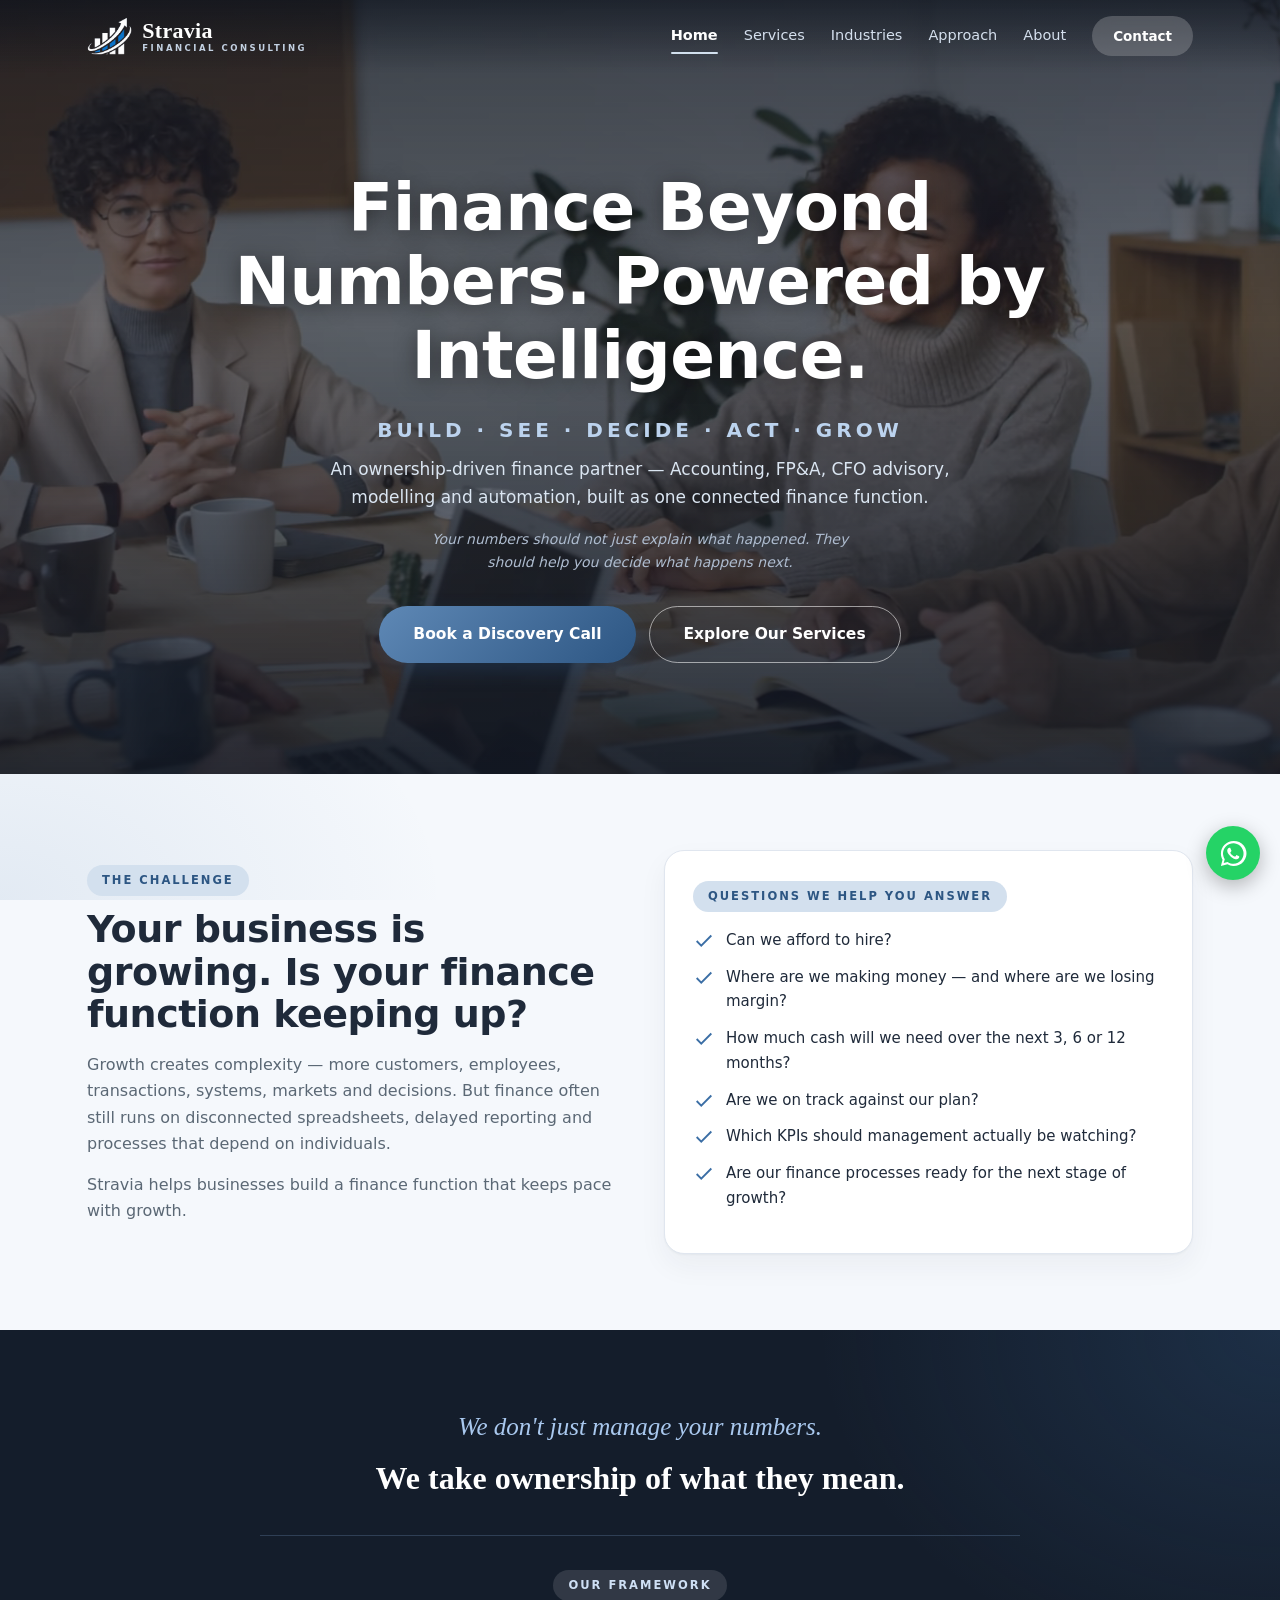
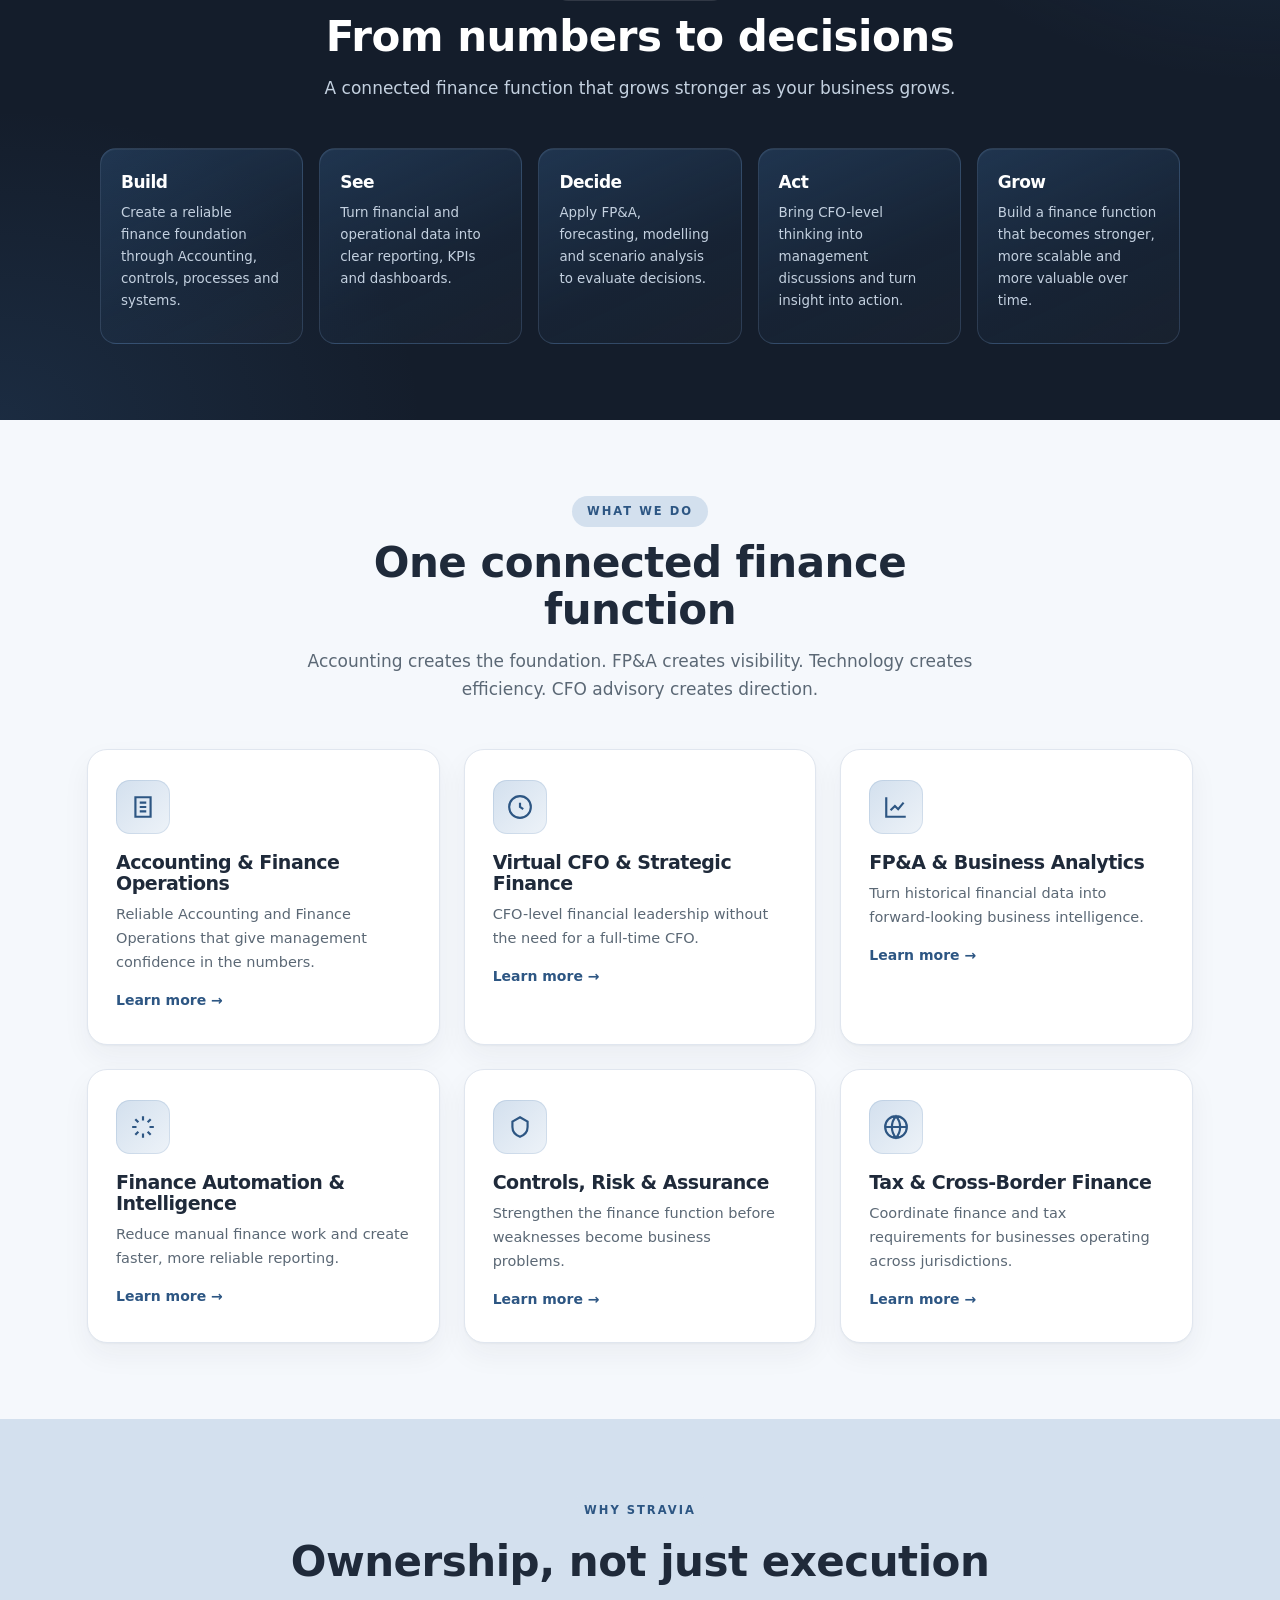
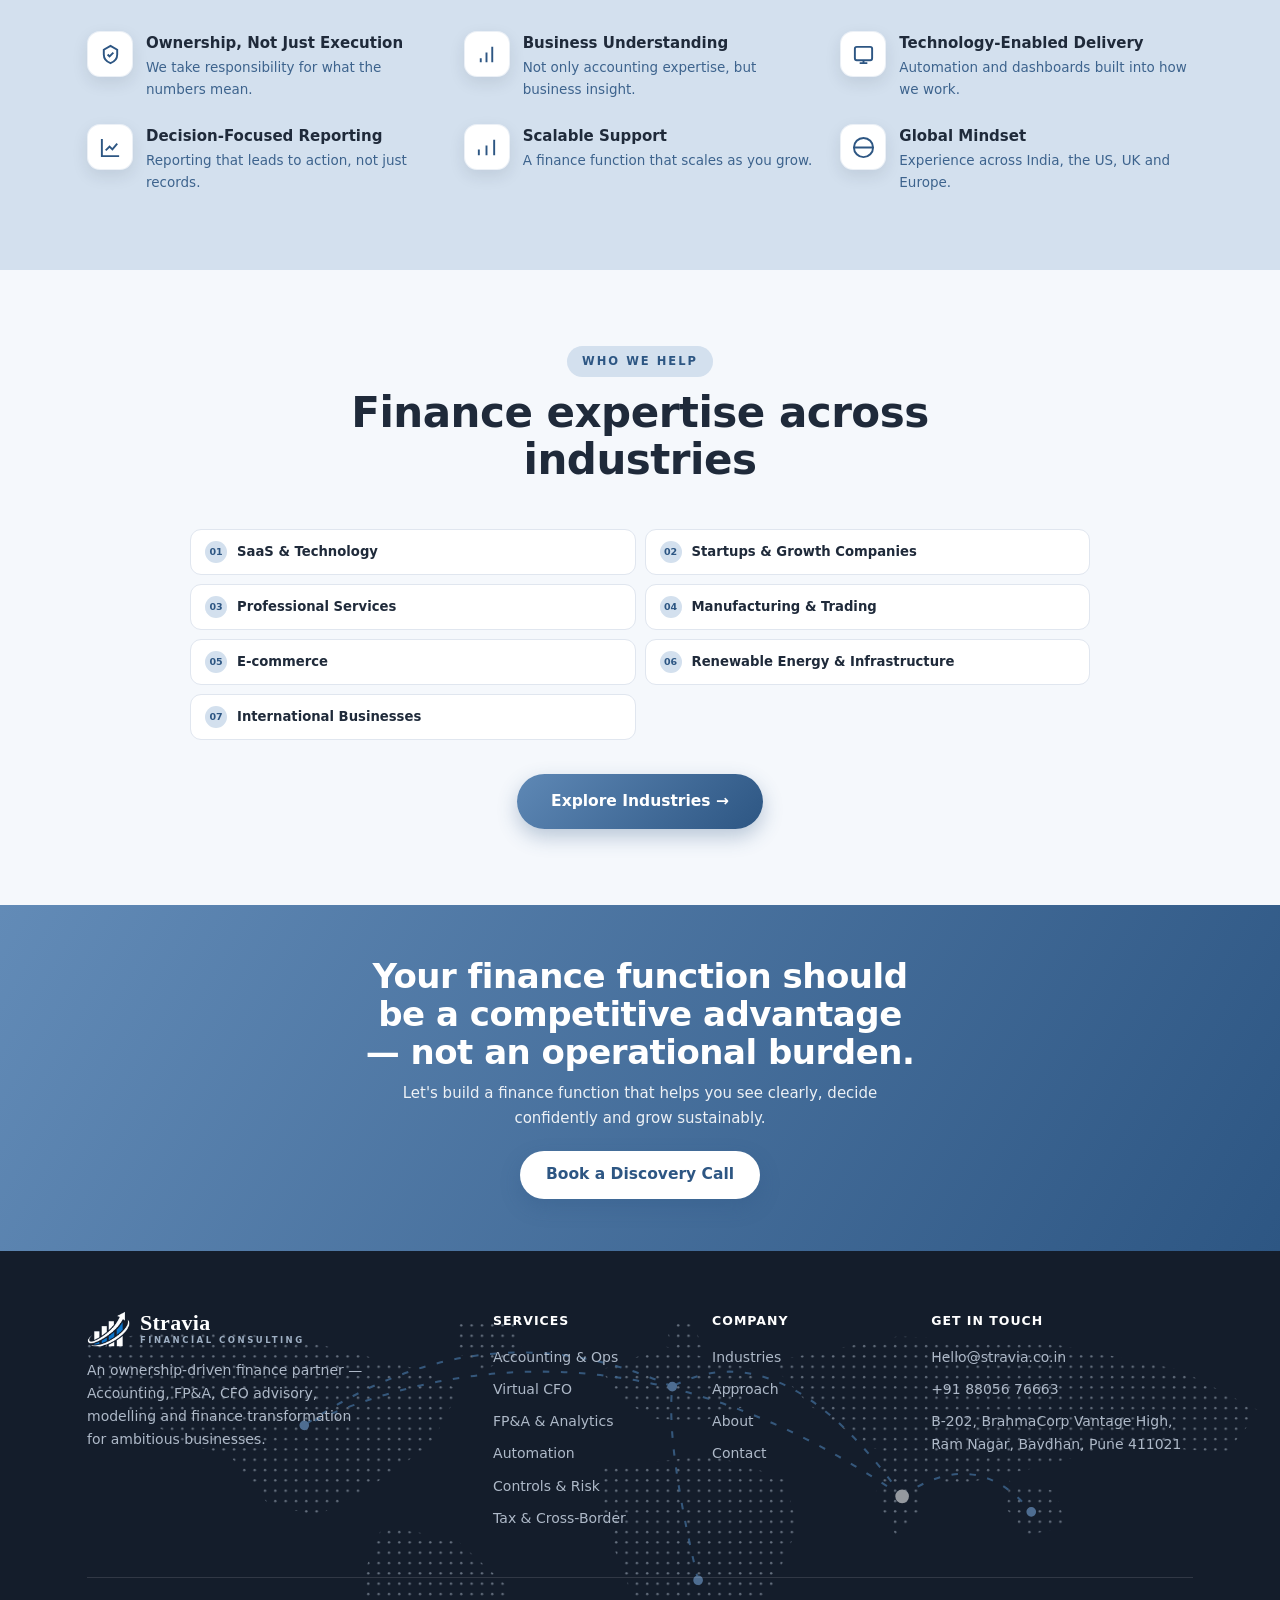
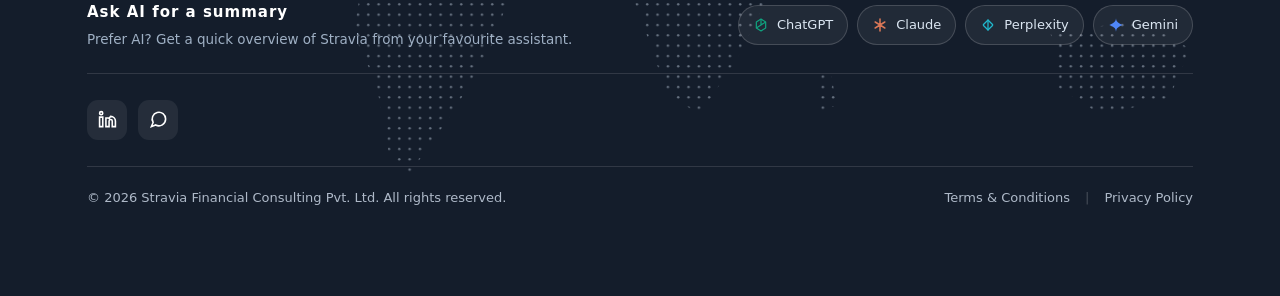
<file: index.html>
<!DOCTYPE html>
<html lang="en">
<head>
<meta charset="UTF-8">
<meta name="viewport" content="width=device-width, initial-scale=1.0">
<title>Stravia Financial Consulting — Finance Beyond Numbers</title>
<meta name="description" content="Stravia is an ownership-driven finance partner combining Accounting, FP&A, CFO advisory, financial modelling and automation for ambitious businesses.">
<link rel="stylesheet" href="styles.css">
</head>
<body>

<header>
  <div class="wrap nav">
    <a class="brand" href="index.html"><img class="logo" src="assets/logo.webp" alt="Stravia Financial Consulting"><span class="word"><b>Stravia</b><span>Financial Consulting</span></span></a>
    <nav class="navlinks">
      <a href="index.html" class="active">Home</a>
      <a href="services.html">Services</a>
      <a href="industries.html">Industries</a>
      <a href="approach.html">Approach</a>
      <a href="about.html">About</a>
      <a href="contact.html" class="btn">Contact</a>
    </nav>
    <button class="hamb" onclick="toggleMenu()">&#9776;</button>
  </div>
  <div class="mobile">
    <a href="index.html">Home</a><a href="services.html">Services</a><a href="industries.html">Industries</a>
    <a href="approach.html">Approach</a><a href="about.html">About</a><a href="contact.html">Contact</a>
  </div>
</header>

<!-- HERO -->
<section class="hero">
  <video class="hero-video" autoplay muted loop playsinline preload="auto" poster="assets/meeting.webp">
    <source src="assets/hero.webm" type="video/webm">
    <source src="assets/hero.mp4" type="video/mp4">
  </video>
  <div class="wrap">
    <h1>Finance Beyond Numbers. Powered by Intelligence.</h1>
    <div class="eyebrow">BUILD · SEE · DECIDE · ACT · GROW</div>
    <p class="subhead">An ownership-driven finance partner &mdash; Accounting, FP&amp;A, CFO advisory, modelling and automation, built as one connected finance function.</p>
    <p class="hnote">Your numbers should not just explain what happened. They should help you decide what happens next.</p>
    <div class="hbtns">
      <a href="contact.html" class="btn btn-lg">Book a Discovery Call</a>
      <a href="services.html" class="btn btn-lg btn-outline">Explore Our Services</a>
    </div>
  </div>
</section>

<!-- GROWTH / QUESTIONS -->
<section>
  <div class="wrap split">
    <div class="reveal">
      <div class="tag">The Challenge</div>
      <h2>Your business is growing. Is your finance function keeping up?</h2>
      <p>Growth creates complexity — more customers, employees, transactions, systems, markets and decisions. But finance often still runs on disconnected spreadsheets, delayed reporting and processes that depend on individuals.</p>
      <p>Stravia helps businesses build a finance function that keeps pace with growth.</p>
    </div>
    <div class="card reveal">
      <div class="tag" style="margin-bottom:16px">Questions we help you answer</div>
      <ul class="ticks">
        <li><svg stroke-width="2" viewBox="0 0 24 24"><path d="M20 6L9 17l-5-5"/></svg> Can we afford to hire?</li>
        <li><svg stroke-width="2" viewBox="0 0 24 24"><path d="M20 6L9 17l-5-5"/></svg> Where are we making money — and where are we losing margin?</li>
        <li><svg stroke-width="2" viewBox="0 0 24 24"><path d="M20 6L9 17l-5-5"/></svg> How much cash will we need over the next 3, 6 or 12 months?</li>
        <li><svg stroke-width="2" viewBox="0 0 24 24"><path d="M20 6L9 17l-5-5"/></svg> Are we on track against our plan?</li>
        <li><svg stroke-width="2" viewBox="0 0 24 24"><path d="M20 6L9 17l-5-5"/></svg> Which KPIs should management actually be watching?</li>
        <li><svg stroke-width="2" viewBox="0 0 24 24"><path d="M20 6L9 17l-5-5"/></svg> Are our finance processes ready for the next stage of growth?</li>
      </ul>
    </div>
  </div>
</section>

<!-- FROM NUMBERS TO DECISIONS -->
<section class="dark">
  <div class="wrap">
    <!-- CORE BRAND PROMISE -->
    <div class="promise reveal">
      <p class="a">We don't just manage your numbers.</p>
      <p class="b">We take ownership of what they mean.</p>
    </div>
    <div class="shead reveal"><div class="tag">Our Framework</div><h2>From numbers to decisions</h2>
      <p>A connected finance function that grows stronger as your business grows.</p></div>
    <div class="pillars pillars-5">
      <div class="pillar reveal"><h3>Build</h3><p>Create a reliable finance foundation through Accounting, controls, processes and systems.</p></div>
      <div class="pillar reveal"><h3>See</h3><p>Turn financial and operational data into clear reporting, KPIs and dashboards.</p></div>
      <div class="pillar reveal"><h3>Decide</h3><p>Apply FP&amp;A, forecasting, modelling and scenario analysis to evaluate decisions.</p></div>
      <div class="pillar reveal"><h3>Act</h3><p>Bring CFO-level thinking into management discussions and turn insight into action.</p></div>
      <div class="pillar reveal"><h3>Grow</h3><p>Build a finance function that becomes stronger, more scalable and more valuable over time.</p></div>
    </div>
  </div>
</section>

<!-- WHAT WE DO -->
<section>
  <div class="wrap">
    <div class="shead reveal"><div class="tag">What We Do</div><h2>One connected finance function</h2>
      <p>Accounting creates the foundation. FP&amp;A creates visibility. Technology creates efficiency. CFO advisory creates direction.</p></div>
    <div class="grid-3">
      <div class="card reveal"><div class="ic"><svg stroke-width="2" viewBox="0 0 24 24"><path d="M9 12h6M9 16h6M9 8h6M5 3h14v18H5z"/></svg></div><h3>Accounting &amp; Finance Operations</h3><p>Reliable Accounting and Finance Operations that give management confidence in the numbers.</p><a class="more" href="services.html#accounting">Learn more &rarr;</a></div>
      <div class="card reveal"><div class="ic"><svg stroke-width="2" viewBox="0 0 24 24"><path d="M12 2a10 10 0 100 20 10 10 0 000-20zM12 8v4l3 2"/></svg></div><h3>Virtual CFO &amp; Strategic Finance</h3><p>CFO-level financial leadership without the need for a full-time CFO.</p><a class="more" href="services.html#virtual-cfo">Learn more &rarr;</a></div>
      <div class="card reveal"><div class="ic"><svg stroke-width="2" viewBox="0 0 24 24"><path d="M3 3v18h18M7 15l4-4 3 3 5-6"/></svg></div><h3>FP&amp;A &amp; Business Analytics</h3><p>Turn historical financial data into forward-looking business intelligence.</p><a class="more" href="services.html#fpa-analytics">Learn more &rarr;</a></div>
      <div class="card reveal"><div class="ic"><svg stroke-width="2" viewBox="0 0 24 24"><path d="M12 2v4M12 18v4M4.9 4.9l2.8 2.8M16.3 16.3l2.8 2.8M2 12h4M18 12h4M4.9 19.1l2.8-2.8M16.3 7.7l2.8-2.8"/></svg></div><h3>Finance Automation &amp; Intelligence</h3><p>Reduce manual finance work and create faster, more reliable reporting.</p><a class="more" href="services.html#automation">Learn more &rarr;</a></div>
      <div class="card reveal"><div class="ic"><svg stroke-width="2" viewBox="0 0 24 24"><path d="M12 3l7 4v5c0 4.5-3 7.5-7 9-4-1.5-7-4.5-7-9V7l7-4z"/></svg></div><h3>Controls, Risk &amp; Assurance</h3><p>Strengthen the finance function before weaknesses become business problems.</p><a class="more" href="services.html#controls-risk">Learn more &rarr;</a></div>
      <div class="card reveal"><div class="ic"><svg stroke-width="2" viewBox="0 0 24 24"><path d="M12 2a10 10 0 100 20 10 10 0 000-20zM2 12h20M12 2a15 15 0 010 20 15 15 0 010-20z"/></svg></div><h3>Tax &amp; Cross-Border Finance</h3><p>Coordinate finance and tax requirements for businesses operating across jurisdictions.</p><a class="more" href="services.html#tax-cross-border">Learn more &rarr;</a></div>
    </div>
  </div>
</section>

<!-- WHY STRAVIA -->
<section class="features">
  <div class="wrap">
    <div class="shead reveal"><div class="tag">Why Stravia</div><h2>Ownership, not just execution</h2></div>
    <div class="grid-3">
      <div class="feat reveal"><div class="fi"><svg stroke-width="2" viewBox="0 0 24 24"><path d="M9 12l2 2 4-4M12 3l7 4v5c0 4.5-3 7.5-7 9-4-1.5-7-4.5-7-9V7l7-4z"/></svg></div><div><h4>Ownership, Not Just Execution</h4><p>We take responsibility for what the numbers mean.</p></div></div>
      <div class="feat reveal"><div class="fi"><svg stroke-width="2" viewBox="0 0 24 24"><path d="M12 20V10M18 20V4M6 20v-4"/></svg></div><div><h4>Business Understanding</h4><p>Not only accounting expertise, but business insight.</p></div></div>
      <div class="feat reveal"><div class="fi"><svg stroke-width="2" viewBox="0 0 24 24"><rect x="3" y="4" width="18" height="14" rx="2"/><path d="M8 21h8M12 18v3"/></svg></div><div><h4>Technology-Enabled Delivery</h4><p>Automation and dashboards built into how we work.</p></div></div>
      <div class="feat reveal"><div class="fi"><svg stroke-width="2" viewBox="0 0 24 24"><path d="M3 3v18h18M7 15l4-4 3 3 5-6"/></svg></div><div><h4>Decision-Focused Reporting</h4><p>Reporting that leads to action, not just records.</p></div></div>
      <div class="feat reveal"><div class="fi"><svg stroke-width="2" viewBox="0 0 24 24"><path d="M4 20v-6M12 20V10M20 20V4"/></svg></div><div><h4>Scalable Support</h4><p>A finance function that scales as you grow.</p></div></div>
      <div class="feat reveal"><div class="fi"><svg stroke-width="2" viewBox="0 0 24 24"><path d="M12 2a10 10 0 100 20 10 10 0 000-20zM2 12h20"/></svg></div><div><h4>Global Mindset</h4><p>Experience across India, the US, UK and Europe.</p></div></div>
    </div>
  </div>
</section>

<!-- WHO WE HELP -->
<section>
  <div class="wrap">
    <div class="shead reveal"><div class="tag">Who We Help</div><h2>Finance expertise across industries</h2></div>
    <div class="tgrid tgrid-2 narrow reveal"><div class="tcell"><i>01</i><span class="n">SaaS &amp; Technology</span></div><div class="tcell"><i>02</i><span class="n">Startups &amp; Growth Companies</span></div><div class="tcell"><i>03</i><span class="n">Professional Services</span></div><div class="tcell"><i>04</i><span class="n">Manufacturing &amp; Trading</span></div><div class="tcell"><i>05</i><span class="n">E-commerce</span></div><div class="tcell"><i>06</i><span class="n">Renewable Energy &amp; Infrastructure</span></div><div class="tcell"><i>07</i><span class="n">International Businesses</span></div></div>
    <div style="text-align:center;margin-top:34px"><a href="industries.html" class="btn btn-lg">Explore Industries →</a></div>
  </div>
</section>

<!-- CTA -->
<section class="cta">
  <div class="wrap reveal">
    <h2>Your finance function should be a competitive advantage — not an operational burden.</h2>
    <p>Let's build a finance function that helps you see clearly, decide confidently and grow sustainably.</p>
    <a href="contact.html" class="btn btn-lg">Book a Discovery Call</a>
  </div>
</section>

<!-- FOOTER (shared) -->
<footer>
  <div class="footer-bg" aria-hidden="true"></div>
  <div class="wrap">
    <div class="fgrid">
      <div>
        <a class="brand" href="index.html"><img class="logo" src="assets/logo.webp" alt="Stravia Financial Consulting"><span class="word"><b>Stravia</b><span>Financial Consulting</span></span></a>
        <p class="fabout">An ownership-driven finance partner — Accounting, FP&amp;A, CFO advisory, modelling and finance transformation for ambitious businesses.</p>
      </div>
      <div><h5>Services</h5><a href="services.html">Accounting &amp; Ops</a><a href="services.html">Virtual CFO</a><a href="services.html">FP&amp;A &amp; Analytics</a><a href="services.html">Automation</a><a href="services.html">Controls &amp; Risk</a><a href="services.html">Tax &amp; Cross-Border</a></div>
      <div><h5>Company</h5><a href="industries.html">Industries</a><a href="approach.html">Approach</a><a href="about.html">About</a><a href="contact.html">Contact</a></div>
      <div><h5>Get in touch</h5><a href="mailto:Hello@stravia.co.in">Hello@stravia.co.in</a><a href="tel:+918805676663">+91 88056 76663</a><a href="https://www.google.com/maps/place/Vantage+High+by+BramhaCorp/@18.5209381,73.7767171,17z" target="_blank" rel="noopener">B-202, BrahmaCorp Vantage High, Ram Nagar, Bavdhan, Pune 411021</a></div>
    </div>
    <div class="ai-summary">
      <div><h5>Ask AI for a summary</h5><p>Prefer AI? Get a quick overview of Stravia from your favourite assistant.</p></div>
      <div class="ai-btns">
        <a class="ai-go" data-ai="chatgpt" href="https://chatgpt.com" target="_blank" rel="noopener"><svg class="ai-ic" viewBox="0 0 24 24" fill="none" stroke="#10a37f" stroke-width="1.8" stroke-linejoin="round"><path d="M12 3 L19 7.5 V16.5 L12 21 L5 16.5 V7.5 Z"/><path d="M12 3 V12 M12 12 L19 7.5 M12 12 L5 16.5"/></svg>ChatGPT</a>
        <a class="ai-go" data-ai="claude" href="https://claude.ai" target="_blank" rel="noopener"><svg class="ai-ic" viewBox="0 0 24 24" fill="none" stroke="#d97757" stroke-width="2.3" stroke-linecap="round"><path d="M12 3v18M4.8 7.5l14.4 9M19.2 7.5l-14.4 9"/></svg>Claude</a>
        <a class="ai-go" data-ai="perplexity" href="https://www.perplexity.ai" target="_blank" rel="noopener"><svg class="ai-ic" viewBox="0 0 24 24" fill="none" stroke="#20b8cd" stroke-width="1.9"><rect x="6.7" y="6.7" width="10.6" height="10.6" rx="1.5" transform="rotate(45 12 12)"/><path d="M12 3.5v17"/></svg>Perplexity</a>
        <a class="ai-go" data-ai="gemini" href="https://gemini.google.com" target="_blank" rel="noopener"><svg class="ai-ic" viewBox="0 0 24 24" fill="#4f86f7"><path d="M12 2c.5 5 2.5 7 10 10-7.5 3-9.5 5-10 10-.5-5-2.5-7-10-10 7.5-3 9.5-5 10-10z"/></svg>Gemini</a>
      </div>
    </div>
    <div class="fsocials">
      <a href="https://www.linkedin.com/company/stravia-fin-co/home/" target="_blank" rel="noopener" title="Stravia on LinkedIn" aria-label="LinkedIn"><svg viewBox="0 0 24 24" stroke-width="2"><path d="M16 8a6 6 0 016 6v7h-4v-7a2 2 0 00-4 0v7h-4v-11h4v1.5A6 6 0 0116 8zM2 9h4v12H2zM4 2a2 2 0 110 4 2 2 0 010-4z"/></svg></a>
      <a href="https://wa.me/918805676663" target="_blank" rel="noopener" title="Message us on WhatsApp" aria-label="WhatsApp"><svg viewBox="0 0 24 24" stroke-width="2"><path d="M21 11.5a8.5 8.5 0 01-12.6 7.4L3 21l2.2-5.3A8.5 8.5 0 1121 11.5z"/></svg></a>
    </div>
    <div class="fbot"><span>© <span class="year">2026</span> Stravia Financial Consulting Pvt. Ltd. All rights reserved.</span><span class="flinks"><a href="terms.html">Terms &amp; Conditions</a><i aria-hidden="true">|</i><a href="privacy.html">Privacy Policy</a></span></div>
  </div>
</footer>

<!-- floating WhatsApp button -->
<a class="wa-float" href="https://wa.me/918805676663" target="_blank" rel="noopener" aria-label="Message Stravia on WhatsApp" title="Message us on WhatsApp">
  <svg viewBox="0 0 32 32" aria-hidden="true"><path d="M16 3C8.8 3 3 8.8 3 16c0 2.3.6 4.5 1.7 6.4L3 29l6.8-1.8A13 13 0 1016 3zm0 23.6c-2 0-4-.5-5.7-1.6l-.4-.2-4 1 1.1-3.9-.3-.4A10.6 10.6 0 1116 26.6zm5.8-7.9c-.3-.2-1.9-.9-2.2-1s-.5-.2-.7.2-.8 1-1 1.2-.4.2-.7.1a8.7 8.7 0 01-2.6-1.6 9.7 9.7 0 01-1.8-2.2c-.2-.3 0-.5.1-.7l.5-.6.4-.6v-.6l-1-2.3c-.2-.6-.5-.5-.7-.5h-.6a1.2 1.2 0 00-.9.4 3.6 3.6 0 00-1.1 2.7 6.3 6.3 0 001.3 3.3 14.3 14.3 0 005.5 4.8c2.2.9 2.7.8 3.2.7a3.2 3.2 0 002.2-1.5 2.7 2.7 0 00.2-1.5c-.1-.2-.3-.3-.6-.4z"/></svg>
</a>

<script src="script.js"></script>
</body>
</html>
</file>
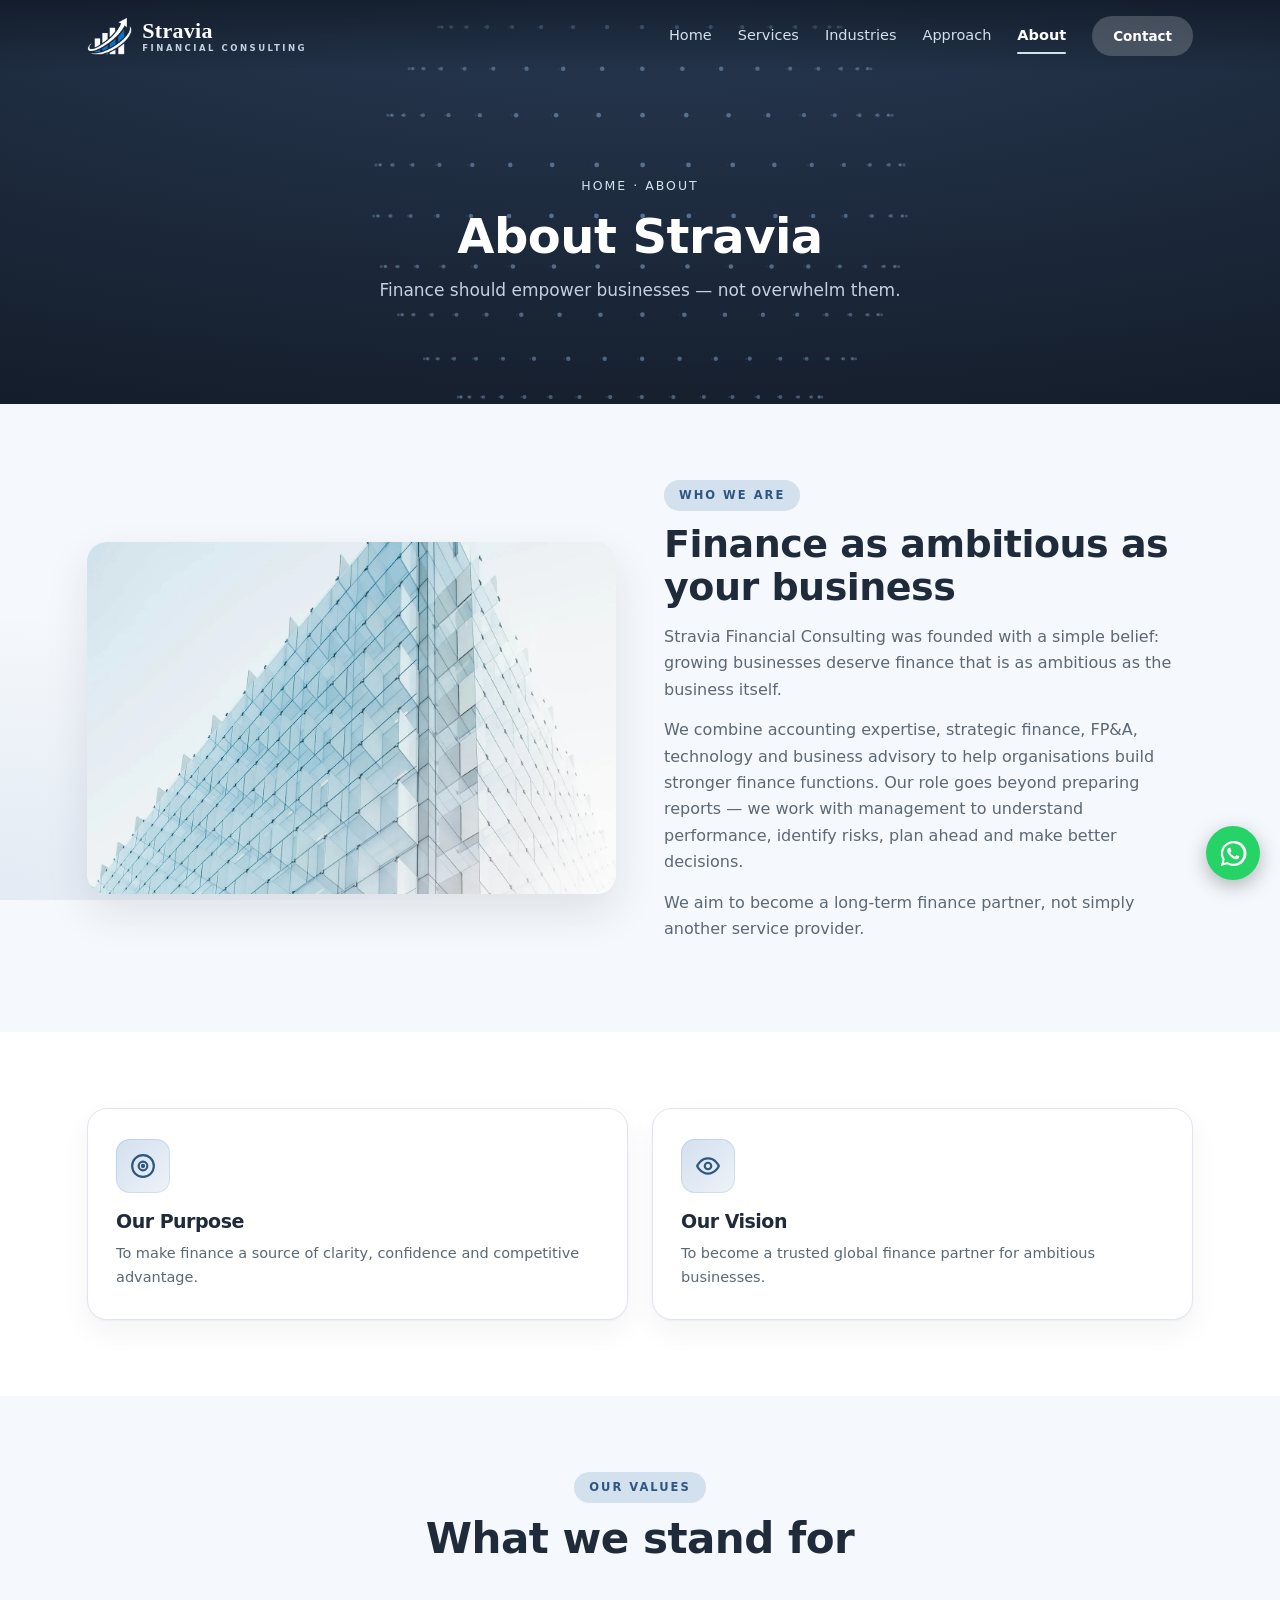
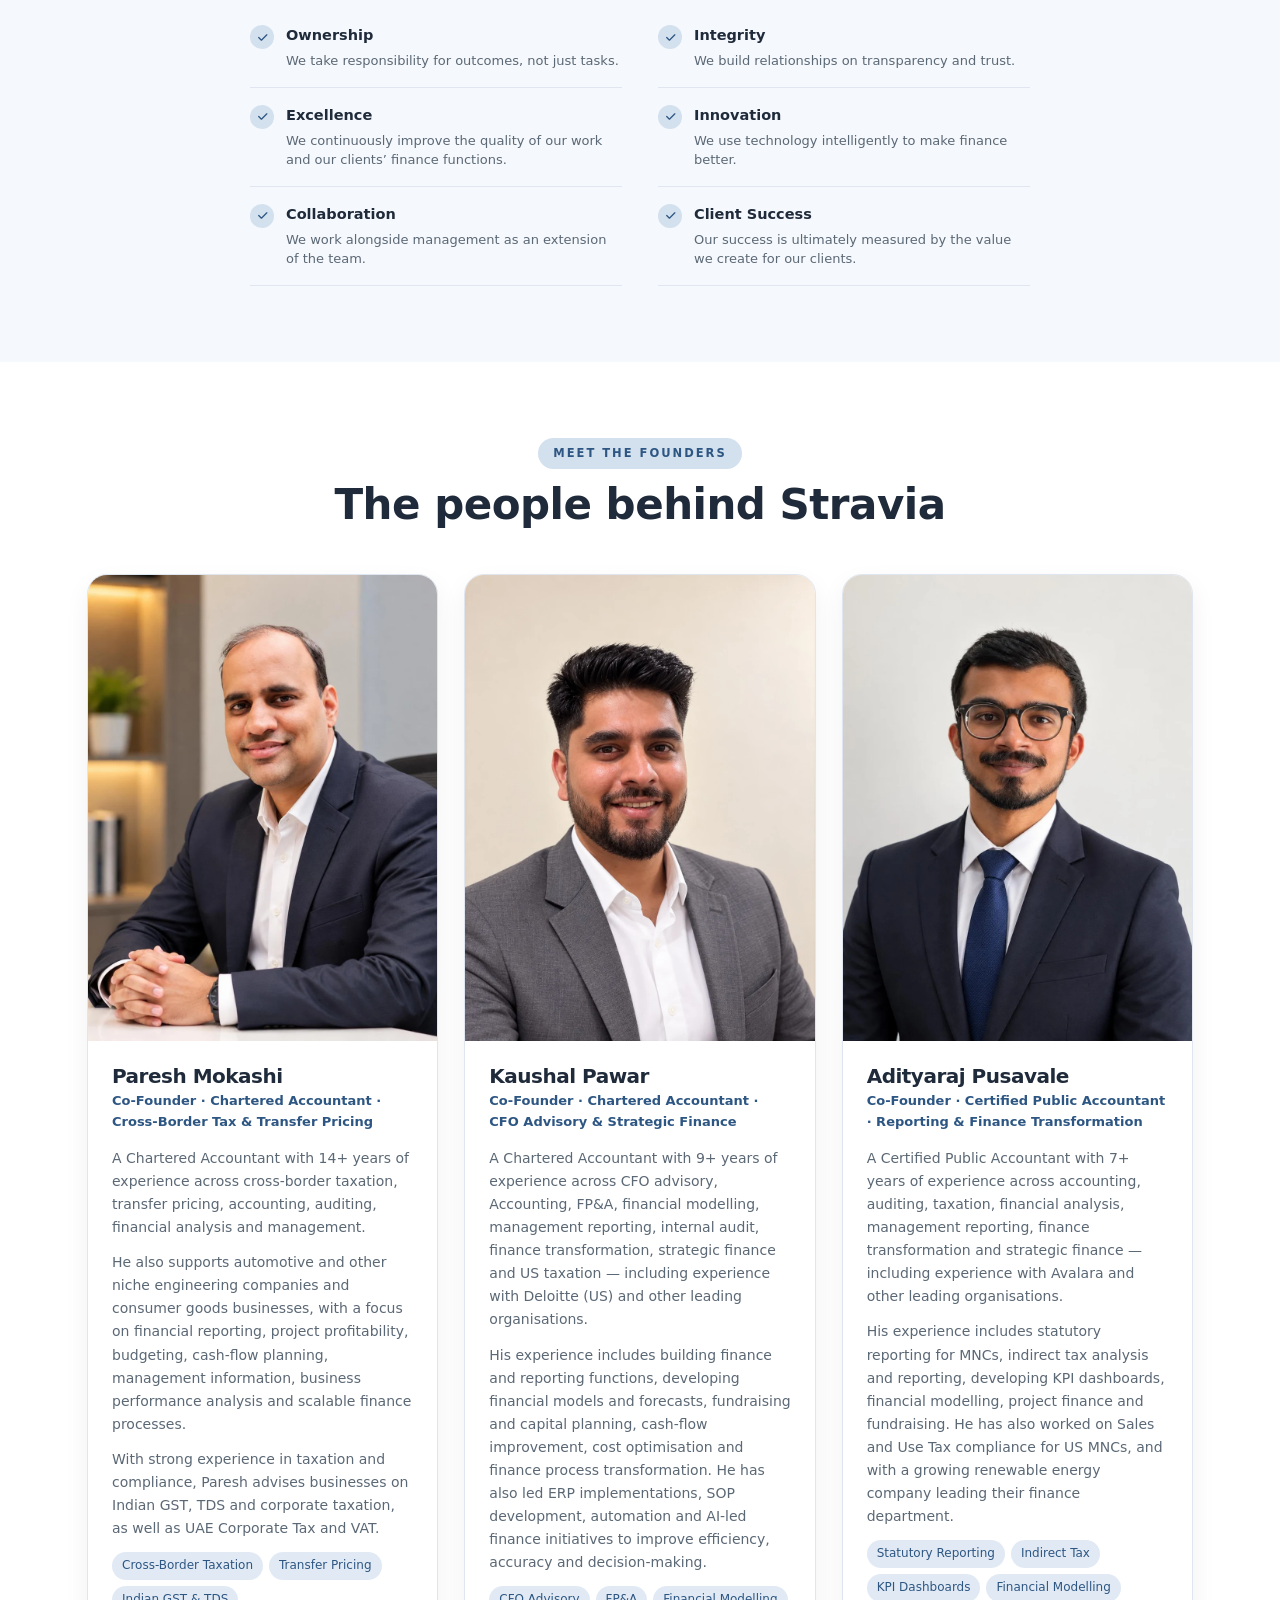
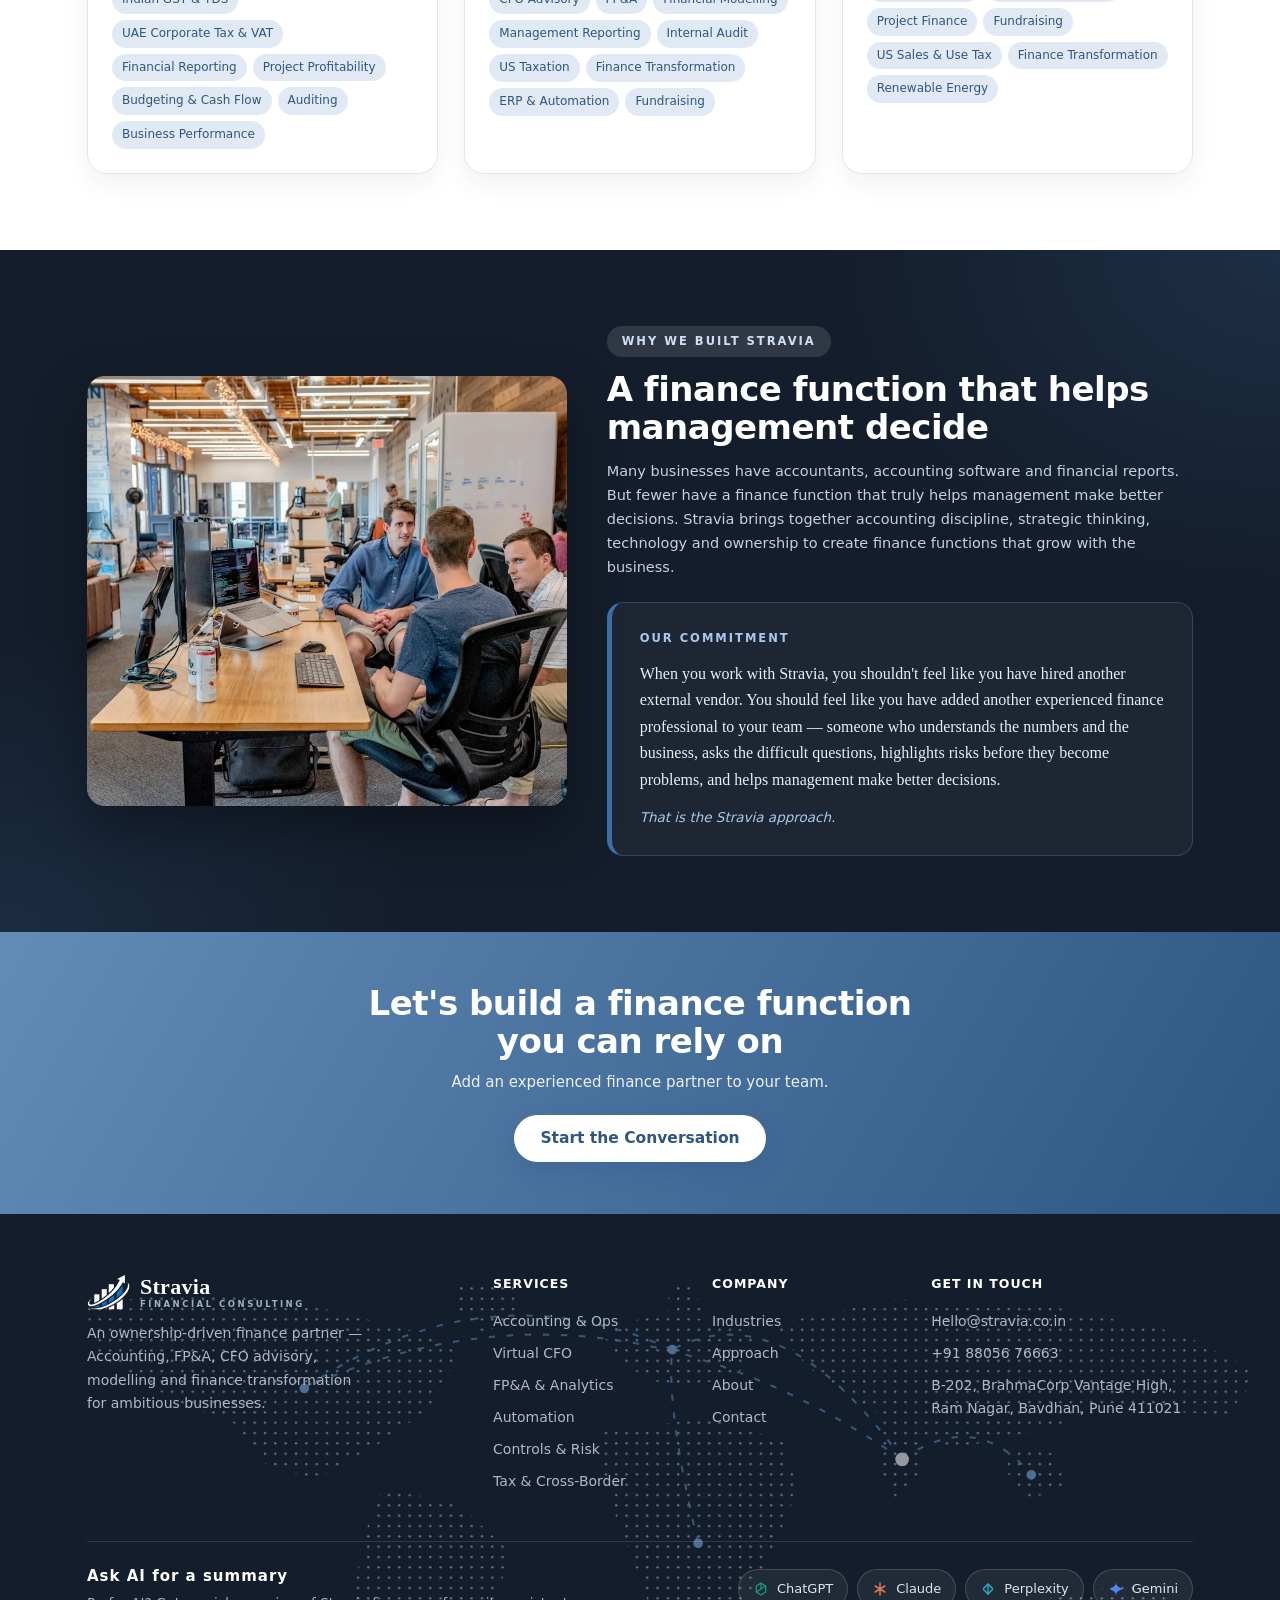
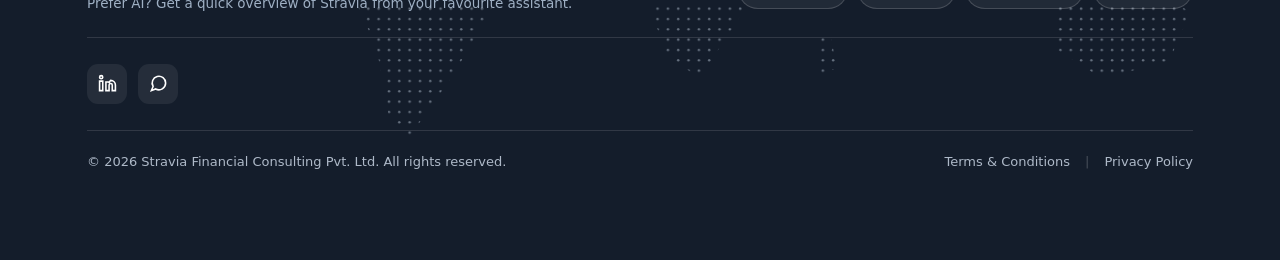
<file: about.html>
<!DOCTYPE html>
<html lang="en">
<head>
<meta charset="UTF-8">
<meta name="viewport" content="width=device-width, initial-scale=1.0">
<title>About &amp; Founders — Stravia Financial Consulting</title>
<meta name="description" content="Stravia was founded on a simple belief: growing businesses deserve finance as ambitious as the business itself.">
<link rel="stylesheet" href="styles.css">
</head>
<body>

<header>
  <div class="wrap nav">
    <a class="brand" href="index.html"><img class="logo" src="assets/logo.webp" alt="Stravia Financial Consulting"><span class="word"><b>Stravia</b><span>Financial Consulting</span></span></a>
    <nav class="navlinks">
      <a href="index.html">Home</a><a href="services.html">Services</a><a href="industries.html">Industries</a>
      <a href="approach.html">Approach</a><a href="about.html" class="active">About</a><a href="contact.html" class="btn">Contact</a>
    </nav>
    <button class="hamb" onclick="toggleMenu()">&#9776;</button>
  </div>
  <div class="mobile"><a href="index.html">Home</a><a href="services.html">Services</a><a href="industries.html">Industries</a><a href="approach.html">Approach</a><a href="about.html">About</a><a href="contact.html">Contact</a></div>
</header>

<div class="banner">
  <canvas class="banner-canvas" aria-hidden="true"></canvas>
  <div class="wrap">
    <div class="crumb">Home · About</div>
    <h1>About Stravia</h1>
    <p>Finance should empower businesses — not overwhelm them.</p>
  </div>
</div>

<!-- ABOUT INTRO -->
<section>
  <div class="wrap split">
    <img class="split-img reveal" src="assets/about-office.webp" alt="Stravia Financial Consulting" loading="lazy" style="max-height:460px">
    <div class="reveal">
      <div class="tag">Who We Are</div>
      <h2>Finance as ambitious as your business</h2>
      <p>Stravia Financial Consulting was founded with a simple belief: growing businesses deserve finance that is as ambitious as the business itself.</p>
      <p>We combine accounting expertise, strategic finance, FP&amp;A, technology and business advisory to help organisations build stronger finance functions. Our role goes beyond preparing reports — we work with management to understand performance, identify risks, plan ahead and make better decisions.</p>
      <p>We aim to become a long-term finance partner, not simply another service provider.</p>
    </div>
  </div>
</section>

<!-- PURPOSE / VISION -->
<section style="background:var(--surface)">
  <div class="wrap grid-2">
    <div class="card reveal"><div class="ic"><svg stroke-width="2" viewBox="0 0 24 24"><path d="M12 2a10 10 0 100 20 10 10 0 000-20zM12 8a4 4 0 100 8 4 4 0 000-8zM12 11a1 1 0 100 2 1 1 0 000-2z"/></svg></div><h3>Our Purpose</h3><p>To make finance a source of clarity, confidence and competitive advantage.</p></div>
    <div class="card reveal"><div class="ic"><svg stroke-width="2" viewBox="0 0 24 24"><path d="M2 12s3-7 10-7 10 7 10 7-3 7-10 7-10-7-10-7z"/><circle cx="12" cy="12" r="3"/></svg></div><h3>Our Vision</h3><p>To become a trusted global finance partner for ambitious businesses.</p></div>
  </div>
</section>

<!-- VALUES -->
<section>
  <div class="wrap">
    <div class="shead reveal"><div class="tag">Our Values</div><h2>What we stand for</h2></div>
    <div class="vlist reveal"><div class="vrow"><span class="vic"><svg viewBox="0 0 24 24" fill="none" stroke-width="2.3" stroke-linecap="round" stroke-linejoin="round"><path d="M5 12l5 5L20 7"/></svg></span><div><h4>Ownership</h4><p>We take responsibility for outcomes, not just tasks.</p></div></div><div class="vrow"><span class="vic"><svg viewBox="0 0 24 24" fill="none" stroke-width="2.3" stroke-linecap="round" stroke-linejoin="round"><path d="M5 12l5 5L20 7"/></svg></span><div><h4>Integrity</h4><p>We build relationships on transparency and trust.</p></div></div><div class="vrow"><span class="vic"><svg viewBox="0 0 24 24" fill="none" stroke-width="2.3" stroke-linecap="round" stroke-linejoin="round"><path d="M5 12l5 5L20 7"/></svg></span><div><h4>Excellence</h4><p>We continuously improve the quality of our work and our clients’ finance functions.</p></div></div><div class="vrow"><span class="vic"><svg viewBox="0 0 24 24" fill="none" stroke-width="2.3" stroke-linecap="round" stroke-linejoin="round"><path d="M5 12l5 5L20 7"/></svg></span><div><h4>Innovation</h4><p>We use technology intelligently to make finance better.</p></div></div><div class="vrow"><span class="vic"><svg viewBox="0 0 24 24" fill="none" stroke-width="2.3" stroke-linecap="round" stroke-linejoin="round"><path d="M5 12l5 5L20 7"/></svg></span><div><h4>Collaboration</h4><p>We work alongside management as an extension of the team.</p></div></div><div class="vrow"><span class="vic"><svg viewBox="0 0 24 24" fill="none" stroke-width="2.3" stroke-linecap="round" stroke-linejoin="round"><path d="M5 12l5 5L20 7"/></svg></span><div><h4>Client Success</h4><p>Our success is ultimately measured by the value we create for our clients.</p></div></div></div>
  </div>
</section>

<!-- FOUNDERS -->
<section style="background:var(--surface)">
  <div class="wrap">
    <div class="shead reveal"><div class="tag">Meet the Founders</div><h2>The people behind Stravia</h2></div>
    <div class="team team-3">
      <div class="member reveal">
        <img src="assets/founder-paresh.webp" alt="Paresh Mokashi" loading="lazy">
        <div class="info">
          <h3>Paresh Mokashi</h3>
          <span class="role">Co-Founder &middot; Chartered Accountant &middot; Cross-Border Tax &amp; Transfer Pricing</span>
          <p>A Chartered Accountant with 14+ years of experience across cross-border taxation, transfer pricing, accounting, auditing, financial analysis and management.</p>
          <p>He also supports automotive and other niche engineering companies and consumer goods businesses, with a focus on financial reporting, project profitability, budgeting, cash-flow planning, management information, business performance analysis and scalable finance processes.</p>
          <p>With strong experience in taxation and compliance, Paresh advises businesses on Indian GST, TDS and corporate taxation, as well as UAE Corporate Tax and VAT.</p>
          <div class="focus"><span>Cross-Border Taxation</span><span>Transfer Pricing</span><span>Indian GST &amp; TDS</span><span>UAE Corporate Tax &amp; VAT</span><span>Financial Reporting</span><span>Project Profitability</span><span>Budgeting &amp; Cash Flow</span><span>Auditing</span><span>Business Performance</span></div>
        </div>
      </div>
      <div class="member reveal">
        <img src="assets/founder-kaushal.webp" alt="Kaushal Pawar" loading="lazy">
        <div class="info">
          <h3>Kaushal Pawar</h3>
          <span class="role">Co-Founder &middot; Chartered Accountant &middot; CFO Advisory &amp; Strategic Finance</span>
          <p>A Chartered Accountant with 9+ years of experience across CFO advisory, Accounting, FP&amp;A, financial modelling, management reporting, internal audit, finance transformation, strategic finance and US taxation &mdash; including experience with Deloitte (US) and other leading organisations.</p>
          <p>His experience includes building finance and reporting functions, developing financial models and forecasts, fundraising and capital planning, cash-flow improvement, cost optimisation and finance process transformation. He has also led ERP implementations, SOP development, automation and AI-led finance initiatives to improve efficiency, accuracy and decision-making.</p>
          <div class="focus"><span>CFO Advisory</span><span>FP&amp;A</span><span>Financial Modelling</span><span>Management Reporting</span><span>Internal Audit</span><span>US Taxation</span><span>Finance Transformation</span><span>ERP &amp; Automation</span><span>Fundraising</span></div>
        </div>
      </div>
      <div class="member reveal">
        <img src="assets/founder-adityaraj.webp" alt="Adityaraj Pusavale" loading="lazy">
        <div class="info">
          <h3>Adityaraj Pusavale</h3>
          <span class="role">Co-Founder &middot; Certified Public Accountant &middot; Reporting &amp; Finance Transformation</span>
          <p>A Certified Public Accountant with 7+ years of experience across accounting, auditing, taxation, financial analysis, management reporting, finance transformation and strategic finance &mdash; including experience with Avalara and other leading organisations.</p>
          <p>His experience includes statutory reporting for MNCs, indirect tax analysis and reporting, developing KPI dashboards, financial modelling, project finance and fundraising. He has also worked on Sales and Use Tax compliance for US MNCs, and with a growing renewable energy company leading their finance department.</p>
          <div class="focus"><span>Statutory Reporting</span><span>Indirect Tax</span><span>KPI Dashboards</span><span>Financial Modelling</span><span>Project Finance</span><span>Fundraising</span><span>US Sales &amp; Use Tax</span><span>Finance Transformation</span><span>Renewable Energy</span></div>
        </div>
      </div>
    </div>
  </div>
</section>

<!-- WHY / COMMITMENT -->
<section class="dark">
  <div class="wrap">
    <div class="whysplit">
      <img class="reveal" src="assets/about-team.webp" alt="Working alongside a management team" loading="lazy">
      <div class="reveal">
        <div class="tag">Why We Built Stravia</div>
        <h2>A finance function that helps management decide</h2>
        <p class="lede">Many businesses have accountants, accounting software and financial reports. But fewer have a finance function that truly helps management make better decisions. Stravia brings together accounting discipline, strategic thinking, technology and ownership to create finance functions that grow with the business.</p>
        <div class="framed">
          <h4>Our Commitment</h4>
          <p>When you work with Stravia, you shouldn't feel like you have hired another external vendor. You should feel like you have added another experienced finance professional to your team — someone who understands the numbers and the business, asks the difficult questions, highlights risks before they become problems, and helps management make better decisions.</p>
          <p class="end">That is the Stravia approach.</p>
        </div>
      </div>
    </div>
  </div>
</section>

<section class="cta"><div class="wrap reveal"><h2>Let's build a finance function you can rely on</h2><p>Add an experienced finance partner to your team.</p><a href="contact.html" class="btn btn-lg">Start the Conversation</a></div></section>

<footer>
  <div class="footer-bg" aria-hidden="true"></div>
  <div class="wrap">
    <div class="fgrid">
      <div><a class="brand" href="index.html"><img class="logo" src="assets/logo.webp" alt="Stravia Financial Consulting"><span class="word"><b>Stravia</b><span>Financial Consulting</span></span></a>
        <p class="fabout">An ownership-driven finance partner — Accounting, FP&amp;A, CFO advisory, modelling and finance transformation for ambitious businesses.</p></div>
      <div><h5>Services</h5><a href="services.html">Accounting &amp; Ops</a><a href="services.html">Virtual CFO</a><a href="services.html">FP&amp;A &amp; Analytics</a><a href="services.html">Automation</a><a href="services.html">Controls &amp; Risk</a><a href="services.html">Tax &amp; Cross-Border</a></div>
      <div><h5>Company</h5><a href="industries.html">Industries</a><a href="approach.html">Approach</a><a href="about.html">About</a><a href="contact.html">Contact</a></div>
      <div><h5>Get in touch</h5><a href="mailto:Hello@stravia.co.in">Hello@stravia.co.in</a><a href="tel:+918805676663">+91 88056 76663</a><a href="https://www.google.com/maps/place/Vantage+High+by+BramhaCorp/@18.5209381,73.7767171,17z" target="_blank" rel="noopener">B-202, BrahmaCorp Vantage High, Ram Nagar, Bavdhan, Pune 411021</a></div>
    </div>
    <div class="ai-summary">
      <div><h5>Ask AI for a summary</h5><p>Prefer AI? Get a quick overview of Stravia from your favourite assistant.</p></div>
      <div class="ai-btns">
        <a class="ai-go" data-ai="chatgpt" href="https://chatgpt.com" target="_blank" rel="noopener"><svg class="ai-ic" viewBox="0 0 24 24" fill="none" stroke="#10a37f" stroke-width="1.8" stroke-linejoin="round"><path d="M12 3 L19 7.5 V16.5 L12 21 L5 16.5 V7.5 Z"/><path d="M12 3 V12 M12 12 L19 7.5 M12 12 L5 16.5"/></svg>ChatGPT</a>
        <a class="ai-go" data-ai="claude" href="https://claude.ai" target="_blank" rel="noopener"><svg class="ai-ic" viewBox="0 0 24 24" fill="none" stroke="#d97757" stroke-width="2.3" stroke-linecap="round"><path d="M12 3v18M4.8 7.5l14.4 9M19.2 7.5l-14.4 9"/></svg>Claude</a>
        <a class="ai-go" data-ai="perplexity" href="https://www.perplexity.ai" target="_blank" rel="noopener"><svg class="ai-ic" viewBox="0 0 24 24" fill="none" stroke="#20b8cd" stroke-width="1.9"><rect x="6.7" y="6.7" width="10.6" height="10.6" rx="1.5" transform="rotate(45 12 12)"/><path d="M12 3.5v17"/></svg>Perplexity</a>
        <a class="ai-go" data-ai="gemini" href="https://gemini.google.com" target="_blank" rel="noopener"><svg class="ai-ic" viewBox="0 0 24 24" fill="#4f86f7"><path d="M12 2c.5 5 2.5 7 10 10-7.5 3-9.5 5-10 10-.5-5-2.5-7-10-10 7.5-3 9.5-5 10-10z"/></svg>Gemini</a>
      </div>
    </div>
    <div class="fsocials">
      <a href="https://www.linkedin.com/company/stravia-fin-co/home/" target="_blank" rel="noopener" title="Stravia on LinkedIn" aria-label="LinkedIn"><svg viewBox="0 0 24 24" stroke-width="2"><path d="M16 8a6 6 0 016 6v7h-4v-7a2 2 0 00-4 0v7h-4v-11h4v1.5A6 6 0 0116 8zM2 9h4v12H2zM4 2a2 2 0 110 4 2 2 0 010-4z"/></svg></a>
      <a href="https://wa.me/918805676663" target="_blank" rel="noopener" title="Message us on WhatsApp" aria-label="WhatsApp"><svg viewBox="0 0 24 24" stroke-width="2"><path d="M21 11.5a8.5 8.5 0 01-12.6 7.4L3 21l2.2-5.3A8.5 8.5 0 1121 11.5z"/></svg></a>
    </div>
    <div class="fbot"><span>© <span class="year">2026</span> Stravia Financial Consulting Pvt. Ltd. All rights reserved.</span><span class="flinks"><a href="terms.html">Terms &amp; Conditions</a><i aria-hidden="true">|</i><a href="privacy.html">Privacy Policy</a></span></div>
  </div>
</footer>

<!-- floating WhatsApp button -->
<a class="wa-float" href="https://wa.me/918805676663" target="_blank" rel="noopener" aria-label="Message Stravia on WhatsApp" title="Message us on WhatsApp">
  <svg viewBox="0 0 32 32" aria-hidden="true"><path d="M16 3C8.8 3 3 8.8 3 16c0 2.3.6 4.5 1.7 6.4L3 29l6.8-1.8A13 13 0 1016 3zm0 23.6c-2 0-4-.5-5.7-1.6l-.4-.2-4 1 1.1-3.9-.3-.4A10.6 10.6 0 1116 26.6zm5.8-7.9c-.3-.2-1.9-.9-2.2-1s-.5-.2-.7.2-.8 1-1 1.2-.4.2-.7.1a8.7 8.7 0 01-2.6-1.6 9.7 9.7 0 01-1.8-2.2c-.2-.3 0-.5.1-.7l.5-.6.4-.6v-.6l-1-2.3c-.2-.6-.5-.5-.7-.5h-.6a1.2 1.2 0 00-.9.4 3.6 3.6 0 00-1.1 2.7 6.3 6.3 0 001.3 3.3 14.3 14.3 0 005.5 4.8c2.2.9 2.7.8 3.2.7a3.2 3.2 0 002.2-1.5 2.7 2.7 0 00.2-1.5c-.1-.2-.3-.3-.6-.4z"/></svg>
</a>

<script src="script.js"></script>
</body>
</html>
</file>
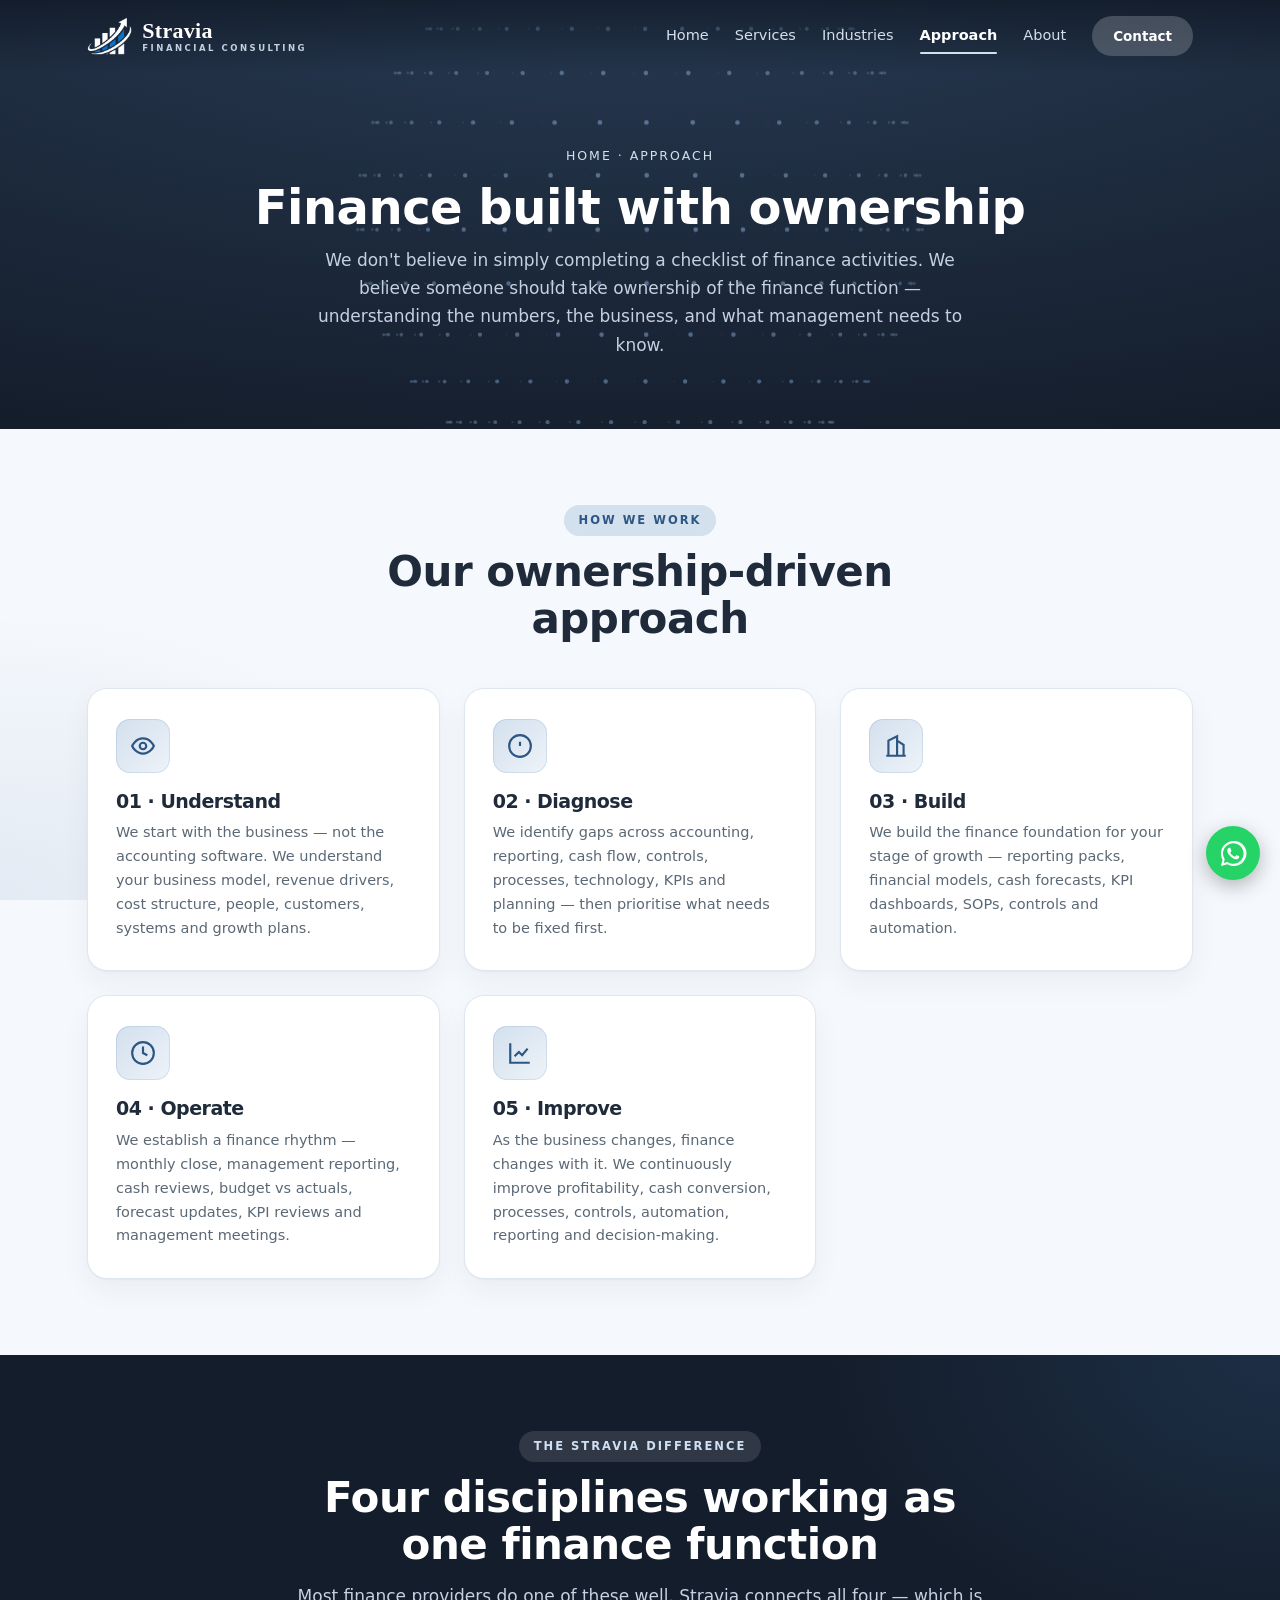
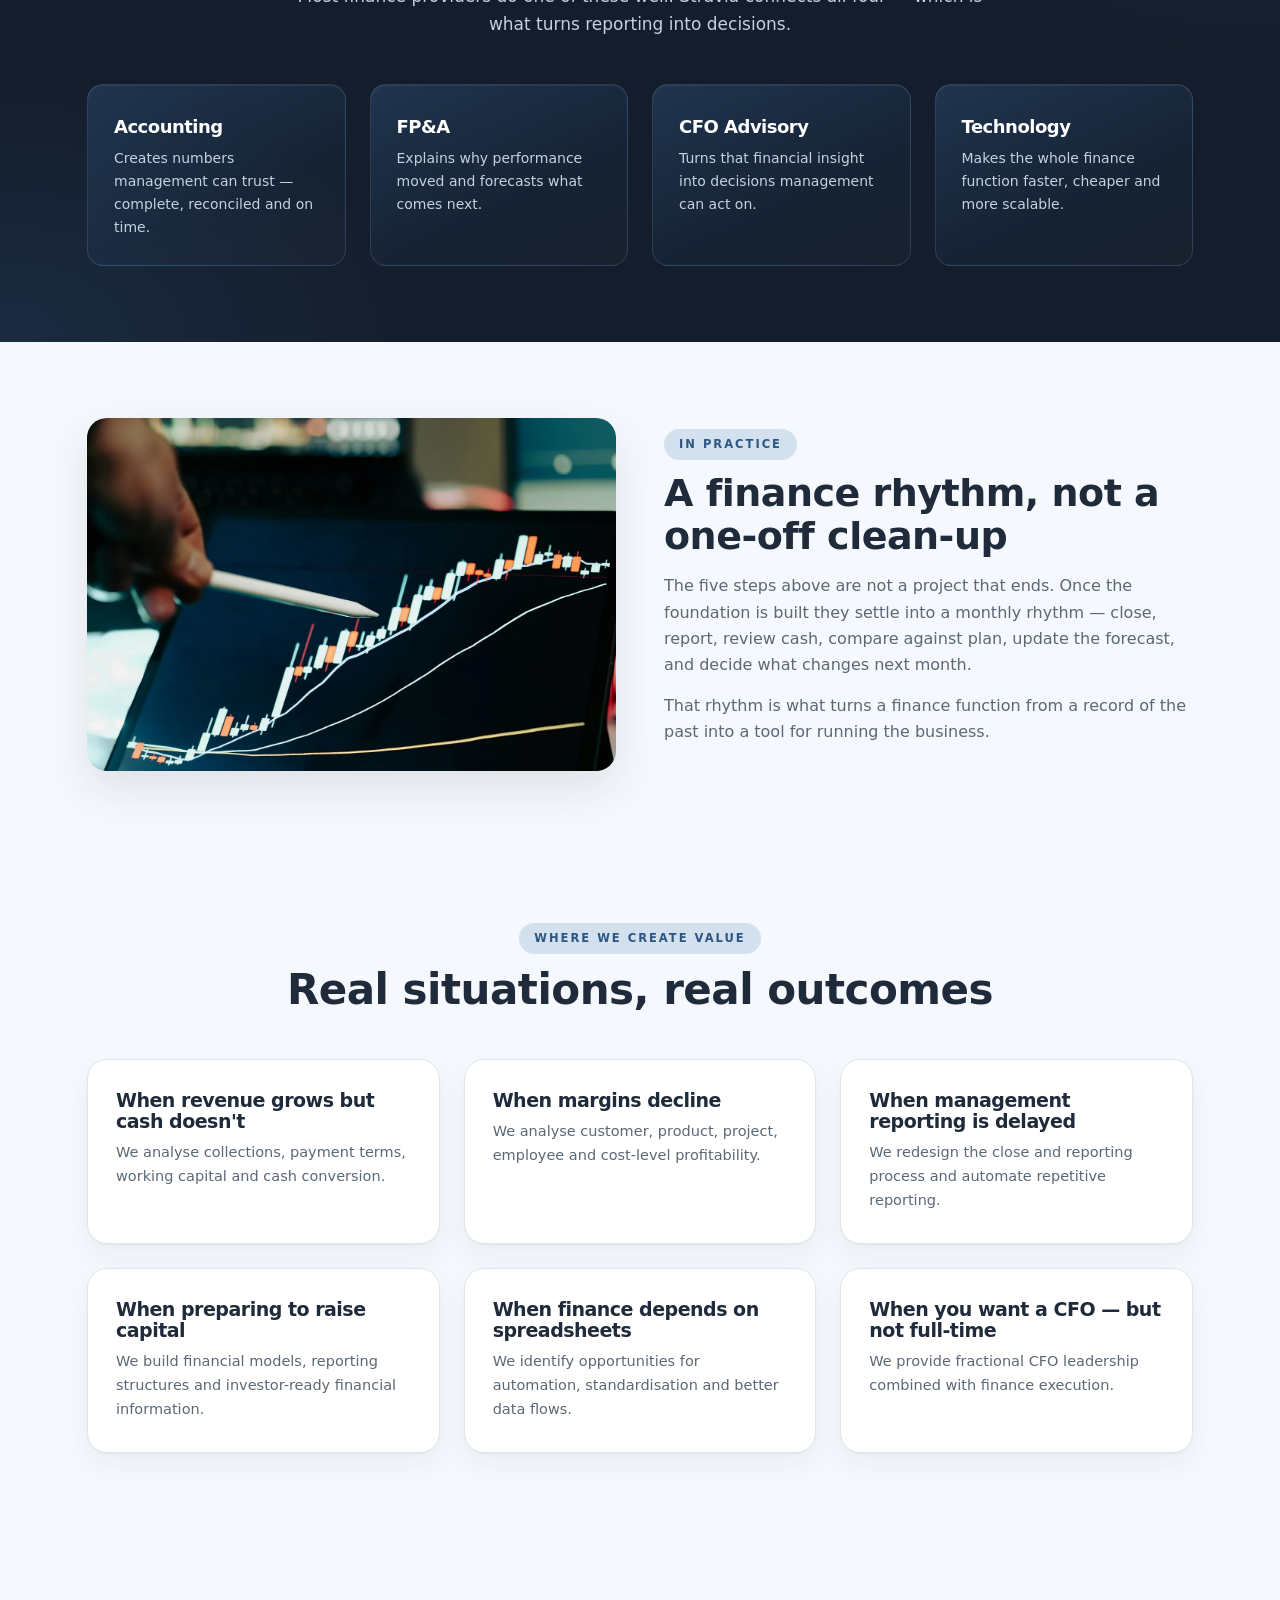
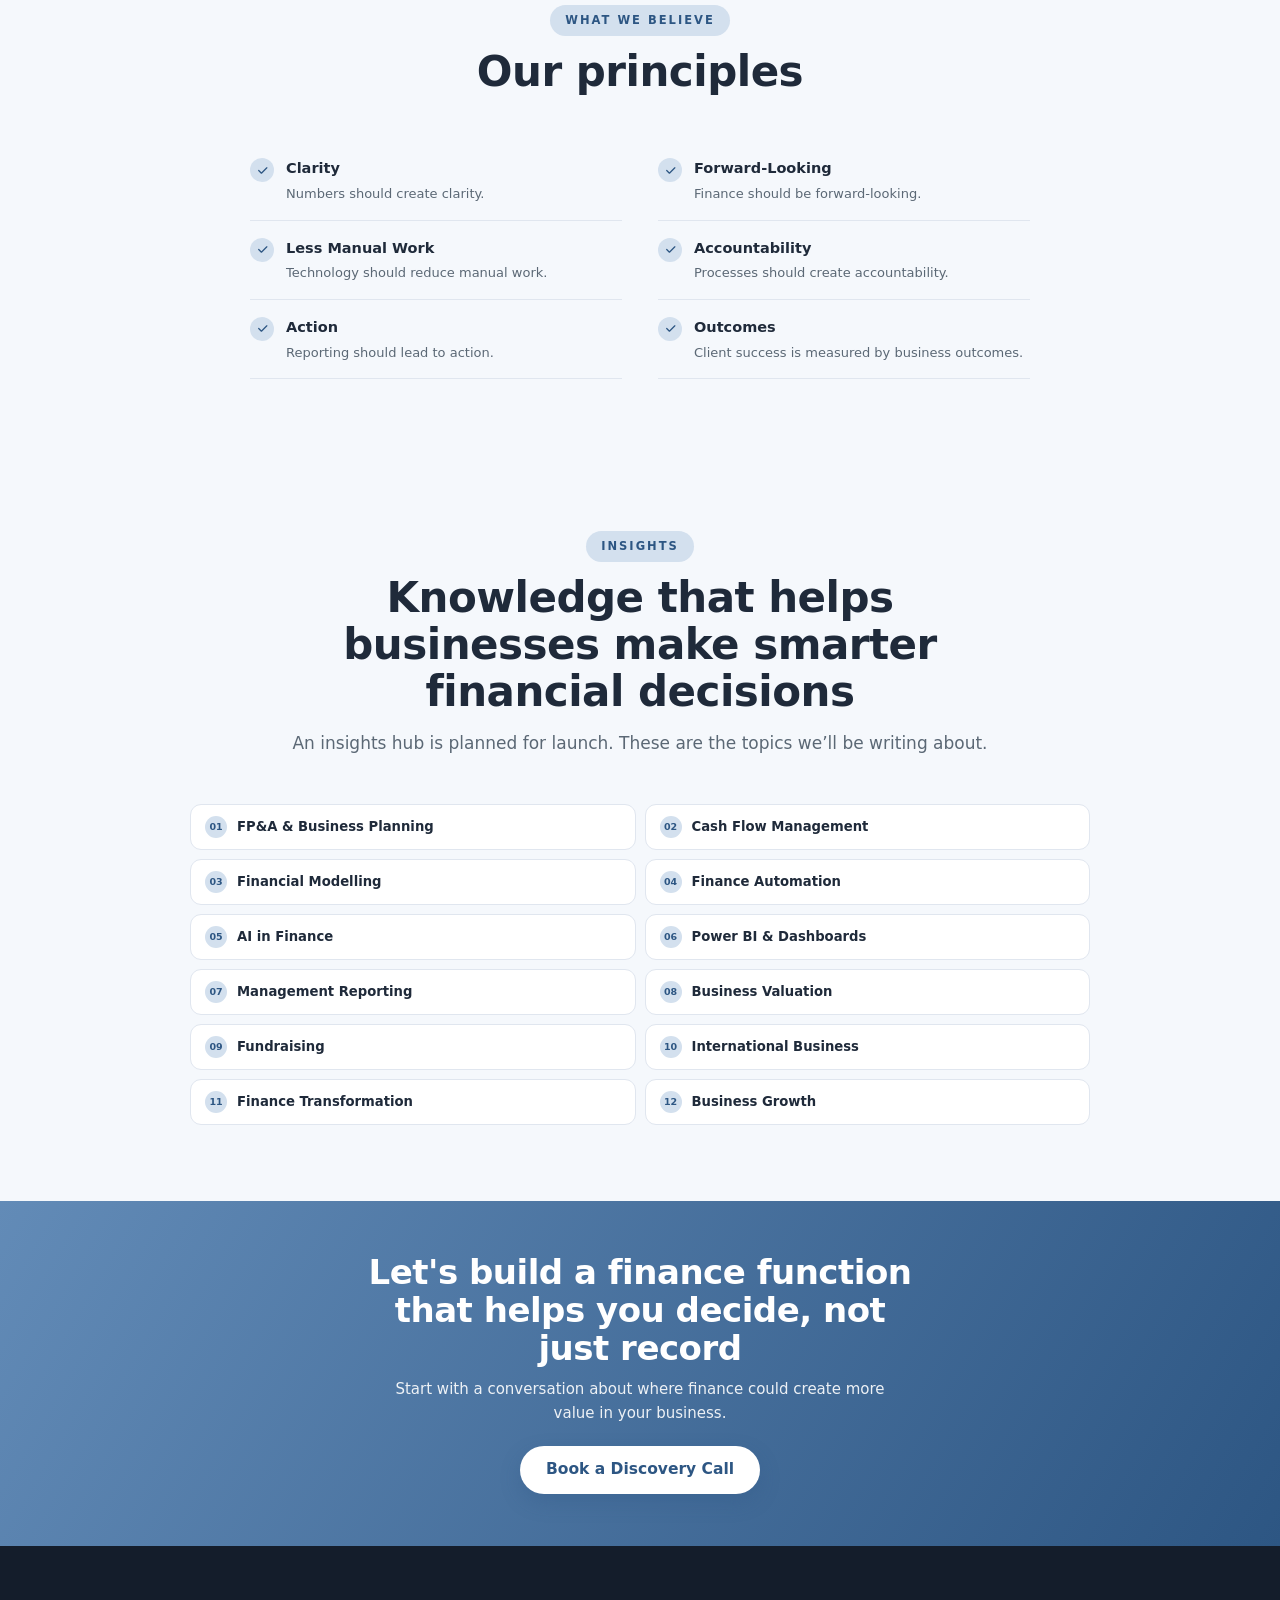
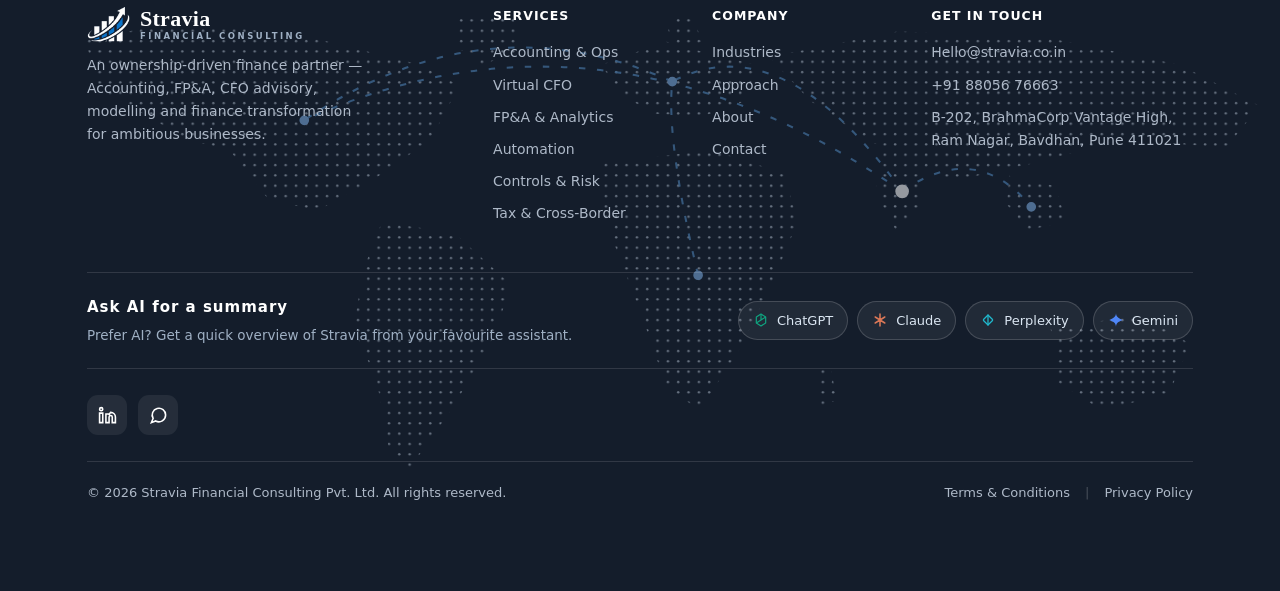
<file: approach.html>
<!DOCTYPE html>
<html lang="en">
<head>
<meta charset="UTF-8">
<meta name="viewport" content="width=device-width, initial-scale=1.0">
<title>Our Approach — Stravia Financial Consulting</title>
<meta name="description" content="An ownership-driven approach: Understand, Diagnose, Build, Operate, Improve — finance that helps management make better decisions.">
<link rel="stylesheet" href="styles.css">
</head>
<body>

<header>
  <div class="wrap nav">
    <a class="brand" href="index.html"><img class="logo" src="assets/logo.webp" alt="Stravia Financial Consulting"><span class="word"><b>Stravia</b><span>Financial Consulting</span></span></a>
    <nav class="navlinks">
      <a href="index.html">Home</a><a href="services.html">Services</a><a href="industries.html">Industries</a>
      <a href="approach.html" class="active">Approach</a><a href="about.html">About</a><a href="contact.html" class="btn">Contact</a>
    </nav>
    <button class="hamb" onclick="toggleMenu()">&#9776;</button>
  </div>
  <div class="mobile"><a href="index.html">Home</a><a href="services.html">Services</a><a href="industries.html">Industries</a><a href="approach.html">Approach</a><a href="about.html">About</a><a href="contact.html">Contact</a></div>
</header>

<div class="banner">
  <canvas class="banner-canvas" aria-hidden="true"></canvas>
  <div class="wrap">
    <div class="crumb">Home · Approach</div>
    <h1>Finance built with ownership</h1>
    <p>We don't believe in simply completing a checklist of finance activities. We believe someone should take ownership of the finance function — understanding the numbers, the business, and what management needs to know.</p>
  </div>
</div>

<!-- OWNERSHIP-DRIVEN APPROACH -->
<section>
  <div class="wrap">
    <div class="shead reveal"><div class="tag">How We Work</div><h2>Our ownership-driven approach</h2></div>
    <div class="grid-3">
      <div class="card reveal"><div class="ic"><svg stroke-width="2" viewBox="0 0 24 24"><path d="M2 12s3-7 10-7 10 7 10 7-3 7-10 7-10-7-10-7z"/><circle cx="12" cy="12" r="3"/></svg></div><h3>01 · Understand</h3><p>We start with the business — not the accounting software. We understand your business model, revenue drivers, cost structure, people, customers, systems and growth plans.</p></div>
      <div class="card reveal"><div class="ic"><svg stroke-width="2" viewBox="0 0 24 24"><path d="M12 2a10 10 0 100 20 10 10 0 000-20zM12 8v4M12 16h.01"/></svg></div><h3>02 · Diagnose</h3><p>We identify gaps across accounting, reporting, cash flow, controls, processes, technology, KPIs and planning — then prioritise what needs to be fixed first.</p></div>
      <div class="card reveal"><div class="ic"><svg stroke-width="2" viewBox="0 0 24 24"><path d="M3 21h18M5 21V7l8-4v18M19 21V11l-6-4"/></svg></div><h3>03 · Build</h3><p>We build the finance foundation for your stage of growth — reporting packs, financial models, cash forecasts, KPI dashboards, SOPs, controls and automation.</p></div>
      <div class="card reveal"><div class="ic"><svg stroke-width="2" viewBox="0 0 24 24"><path d="M12 6v6l4 2M12 22a10 10 0 100-20 10 10 0 000 20z"/></svg></div><h3>04 · Operate</h3><p>We establish a finance rhythm — monthly close, management reporting, cash reviews, budget vs actuals, forecast updates, KPI reviews and management meetings.</p></div>
      <div class="card reveal"><div class="ic"><svg stroke-width="2" viewBox="0 0 24 24"><path d="M3 3v18h18M7 15l4-4 3 3 5-6"/></svg></div><h3>05 · Improve</h3><p>As the business changes, finance changes with it. We continuously improve profitability, cash conversion, processes, controls, automation, reporting and decision-making.</p></div>
    </div>
  </div>
</section>

<!-- THE STRAVIA DIFFERENCE -->
<section class="dark">
  <div class="wrap">
    <div class="shead reveal"><div class="tag">The Stravia Difference</div>
      <h2>Four disciplines working as one finance function</h2>
      <p>Most finance providers do one of these well. Stravia connects all four &mdash; which is what turns reporting into decisions.</p></div>
    <div class="pillars">
      <div class="pillar reveal"><h3>Accounting</h3><p>Creates numbers management can trust &mdash; complete, reconciled and on time.</p></div>
      <div class="pillar reveal"><h3>FP&amp;A</h3><p>Explains why performance moved and forecasts what comes next.</p></div>
      <div class="pillar reveal"><h3>CFO Advisory</h3><p>Turns that financial insight into decisions management can act on.</p></div>
      <div class="pillar reveal"><h3>Technology</h3><p>Makes the whole finance function faster, cheaper and more scalable.</p></div>
    </div>
  </div>
</section>

<section>
  <div class="wrap split">
    <img class="reveal" src="assets/approach-planning.webp" alt="Reviewing performance against plan" loading="lazy">
    <div class="reveal">
      <div class="tag">In Practice</div>
      <h2>A finance rhythm, not a one-off clean-up</h2>
      <p>The five steps above are not a project that ends. Once the foundation is built they settle into a monthly rhythm &mdash; close, report, review cash, compare against plan, update the forecast, and decide what changes next month.</p>
      <p>That rhythm is what turns a finance function from a record of the past into a tool for running the business.</p>
    </div>
  </div>
</section>

<!-- WHERE WE CREATE VALUE -->
<section>
  <div class="wrap">
    <div class="shead reveal"><div class="tag">Where We Create Value</div><h2>Real situations, real outcomes</h2></div>
    <div class="grid-3">
      <div class="card reveal"><h3>When revenue grows but cash doesn't</h3><p>We analyse collections, payment terms, working capital and cash conversion.</p></div>
      <div class="card reveal"><h3>When margins decline</h3><p>We analyse customer, product, project, employee and cost-level profitability.</p></div>
      <div class="card reveal"><h3>When management reporting is delayed</h3><p>We redesign the close and reporting process and automate repetitive reporting.</p></div>
      <div class="card reveal"><h3>When preparing to raise capital</h3><p>We build financial models, reporting structures and investor-ready financial information.</p></div>
      <div class="card reveal"><h3>When finance depends on spreadsheets</h3><p>We identify opportunities for automation, standardisation and better data flows.</p></div>
      <div class="card reveal"><h3>When you want a CFO — but not full-time</h3><p>We provide fractional CFO leadership combined with finance execution.</p></div>
    </div>
  </div>
</section>

<!-- WHAT WE BELIEVE -->
<section>
  <div class="wrap">
    <div class="shead reveal"><div class="tag">What We Believe</div><h2>Our principles</h2></div>
    <div class="vlist reveal"><div class="vrow"><span class="vic"><svg viewBox="0 0 24 24" fill="none" stroke-width="2.3" stroke-linecap="round" stroke-linejoin="round"><path d="M5 12l5 5L20 7"/></svg></span><div><h4>Clarity</h4><p>Numbers should create clarity.</p></div></div><div class="vrow"><span class="vic"><svg viewBox="0 0 24 24" fill="none" stroke-width="2.3" stroke-linecap="round" stroke-linejoin="round"><path d="M5 12l5 5L20 7"/></svg></span><div><h4>Forward-Looking</h4><p>Finance should be forward-looking.</p></div></div><div class="vrow"><span class="vic"><svg viewBox="0 0 24 24" fill="none" stroke-width="2.3" stroke-linecap="round" stroke-linejoin="round"><path d="M5 12l5 5L20 7"/></svg></span><div><h4>Less Manual Work</h4><p>Technology should reduce manual work.</p></div></div><div class="vrow"><span class="vic"><svg viewBox="0 0 24 24" fill="none" stroke-width="2.3" stroke-linecap="round" stroke-linejoin="round"><path d="M5 12l5 5L20 7"/></svg></span><div><h4>Accountability</h4><p>Processes should create accountability.</p></div></div><div class="vrow"><span class="vic"><svg viewBox="0 0 24 24" fill="none" stroke-width="2.3" stroke-linecap="round" stroke-linejoin="round"><path d="M5 12l5 5L20 7"/></svg></span><div><h4>Action</h4><p>Reporting should lead to action.</p></div></div><div class="vrow"><span class="vic"><svg viewBox="0 0 24 24" fill="none" stroke-width="2.3" stroke-linecap="round" stroke-linejoin="round"><path d="M5 12l5 5L20 7"/></svg></span><div><h4>Outcomes</h4><p>Client success is measured by business outcomes.</p></div></div></div>
  </div>
</section>

<!-- INSIGHTS -->
<section>
  <div class="wrap">
    <div class="shead reveal"><div class="tag">Insights</div><h2>Knowledge that helps businesses make smarter financial decisions</h2>
      <p>An insights hub is planned for launch. These are the topics we&rsquo;ll be writing about.</p></div>
    <div class="tgrid tgrid-2 narrow reveal"><div class="tcell"><i>01</i><span class="n">FP&amp;A &amp; Business Planning</span></div><div class="tcell"><i>02</i><span class="n">Cash Flow Management</span></div><div class="tcell"><i>03</i><span class="n">Financial Modelling</span></div><div class="tcell"><i>04</i><span class="n">Finance Automation</span></div><div class="tcell"><i>05</i><span class="n">AI in Finance</span></div><div class="tcell"><i>06</i><span class="n">Power BI &amp; Dashboards</span></div><div class="tcell"><i>07</i><span class="n">Management Reporting</span></div><div class="tcell"><i>08</i><span class="n">Business Valuation</span></div><div class="tcell"><i>09</i><span class="n">Fundraising</span></div><div class="tcell"><i>10</i><span class="n">International Business</span></div><div class="tcell"><i>11</i><span class="n">Finance Transformation</span></div><div class="tcell"><i>12</i><span class="n">Business Growth</span></div></div>
  </div>
</section>

<section class="cta"><div class="wrap reveal"><h2>Let's build a finance function that helps you decide, not just record</h2><p>Start with a conversation about where finance could create more value in your business.</p><a href="contact.html" class="btn btn-lg">Book a Discovery Call</a></div></section>

<footer>
  <div class="footer-bg" aria-hidden="true"></div>
  <div class="wrap">
    <div class="fgrid">
      <div><a class="brand" href="index.html"><img class="logo" src="assets/logo.webp" alt="Stravia Financial Consulting"><span class="word"><b>Stravia</b><span>Financial Consulting</span></span></a>
        <p class="fabout">An ownership-driven finance partner — Accounting, FP&amp;A, CFO advisory, modelling and finance transformation for ambitious businesses.</p></div>
      <div><h5>Services</h5><a href="services.html">Accounting &amp; Ops</a><a href="services.html">Virtual CFO</a><a href="services.html">FP&amp;A &amp; Analytics</a><a href="services.html">Automation</a><a href="services.html">Controls &amp; Risk</a><a href="services.html">Tax &amp; Cross-Border</a></div>
      <div><h5>Company</h5><a href="industries.html">Industries</a><a href="approach.html">Approach</a><a href="about.html">About</a><a href="contact.html">Contact</a></div>
      <div><h5>Get in touch</h5><a href="mailto:Hello@stravia.co.in">Hello@stravia.co.in</a><a href="tel:+918805676663">+91 88056 76663</a><a href="https://www.google.com/maps/place/Vantage+High+by+BramhaCorp/@18.5209381,73.7767171,17z" target="_blank" rel="noopener">B-202, BrahmaCorp Vantage High, Ram Nagar, Bavdhan, Pune 411021</a></div>
    </div>
    <div class="ai-summary">
      <div><h5>Ask AI for a summary</h5><p>Prefer AI? Get a quick overview of Stravia from your favourite assistant.</p></div>
      <div class="ai-btns">
        <a class="ai-go" data-ai="chatgpt" href="https://chatgpt.com" target="_blank" rel="noopener"><svg class="ai-ic" viewBox="0 0 24 24" fill="none" stroke="#10a37f" stroke-width="1.8" stroke-linejoin="round"><path d="M12 3 L19 7.5 V16.5 L12 21 L5 16.5 V7.5 Z"/><path d="M12 3 V12 M12 12 L19 7.5 M12 12 L5 16.5"/></svg>ChatGPT</a>
        <a class="ai-go" data-ai="claude" href="https://claude.ai" target="_blank" rel="noopener"><svg class="ai-ic" viewBox="0 0 24 24" fill="none" stroke="#d97757" stroke-width="2.3" stroke-linecap="round"><path d="M12 3v18M4.8 7.5l14.4 9M19.2 7.5l-14.4 9"/></svg>Claude</a>
        <a class="ai-go" data-ai="perplexity" href="https://www.perplexity.ai" target="_blank" rel="noopener"><svg class="ai-ic" viewBox="0 0 24 24" fill="none" stroke="#20b8cd" stroke-width="1.9"><rect x="6.7" y="6.7" width="10.6" height="10.6" rx="1.5" transform="rotate(45 12 12)"/><path d="M12 3.5v17"/></svg>Perplexity</a>
        <a class="ai-go" data-ai="gemini" href="https://gemini.google.com" target="_blank" rel="noopener"><svg class="ai-ic" viewBox="0 0 24 24" fill="#4f86f7"><path d="M12 2c.5 5 2.5 7 10 10-7.5 3-9.5 5-10 10-.5-5-2.5-7-10-10 7.5-3 9.5-5 10-10z"/></svg>Gemini</a>
      </div>
    </div>
    <div class="fsocials">
      <a href="https://www.linkedin.com/company/stravia-fin-co/home/" target="_blank" rel="noopener" title="Stravia on LinkedIn" aria-label="LinkedIn"><svg viewBox="0 0 24 24" stroke-width="2"><path d="M16 8a6 6 0 016 6v7h-4v-7a2 2 0 00-4 0v7h-4v-11h4v1.5A6 6 0 0116 8zM2 9h4v12H2zM4 2a2 2 0 110 4 2 2 0 010-4z"/></svg></a>
      <a href="https://wa.me/918805676663" target="_blank" rel="noopener" title="Message us on WhatsApp" aria-label="WhatsApp"><svg viewBox="0 0 24 24" stroke-width="2"><path d="M21 11.5a8.5 8.5 0 01-12.6 7.4L3 21l2.2-5.3A8.5 8.5 0 1121 11.5z"/></svg></a>
    </div>
    <div class="fbot"><span>© <span class="year">2026</span> Stravia Financial Consulting Pvt. Ltd. All rights reserved.</span><span class="flinks"><a href="terms.html">Terms &amp; Conditions</a><i aria-hidden="true">|</i><a href="privacy.html">Privacy Policy</a></span></div>
  </div>
</footer>

<!-- floating WhatsApp button -->
<a class="wa-float" href="https://wa.me/918805676663" target="_blank" rel="noopener" aria-label="Message Stravia on WhatsApp" title="Message us on WhatsApp">
  <svg viewBox="0 0 32 32" aria-hidden="true"><path d="M16 3C8.8 3 3 8.8 3 16c0 2.3.6 4.5 1.7 6.4L3 29l6.8-1.8A13 13 0 1016 3zm0 23.6c-2 0-4-.5-5.7-1.6l-.4-.2-4 1 1.1-3.9-.3-.4A10.6 10.6 0 1116 26.6zm5.8-7.9c-.3-.2-1.9-.9-2.2-1s-.5-.2-.7.2-.8 1-1 1.2-.4.2-.7.1a8.7 8.7 0 01-2.6-1.6 9.7 9.7 0 01-1.8-2.2c-.2-.3 0-.5.1-.7l.5-.6.4-.6v-.6l-1-2.3c-.2-.6-.5-.5-.7-.5h-.6a1.2 1.2 0 00-.9.4 3.6 3.6 0 00-1.1 2.7 6.3 6.3 0 001.3 3.3 14.3 14.3 0 005.5 4.8c2.2.9 2.7.8 3.2.7a3.2 3.2 0 002.2-1.5 2.7 2.7 0 00.2-1.5c-.1-.2-.3-.3-.6-.4z"/></svg>
</a>

<script src="script.js"></script>
</body>
</html>
</file>
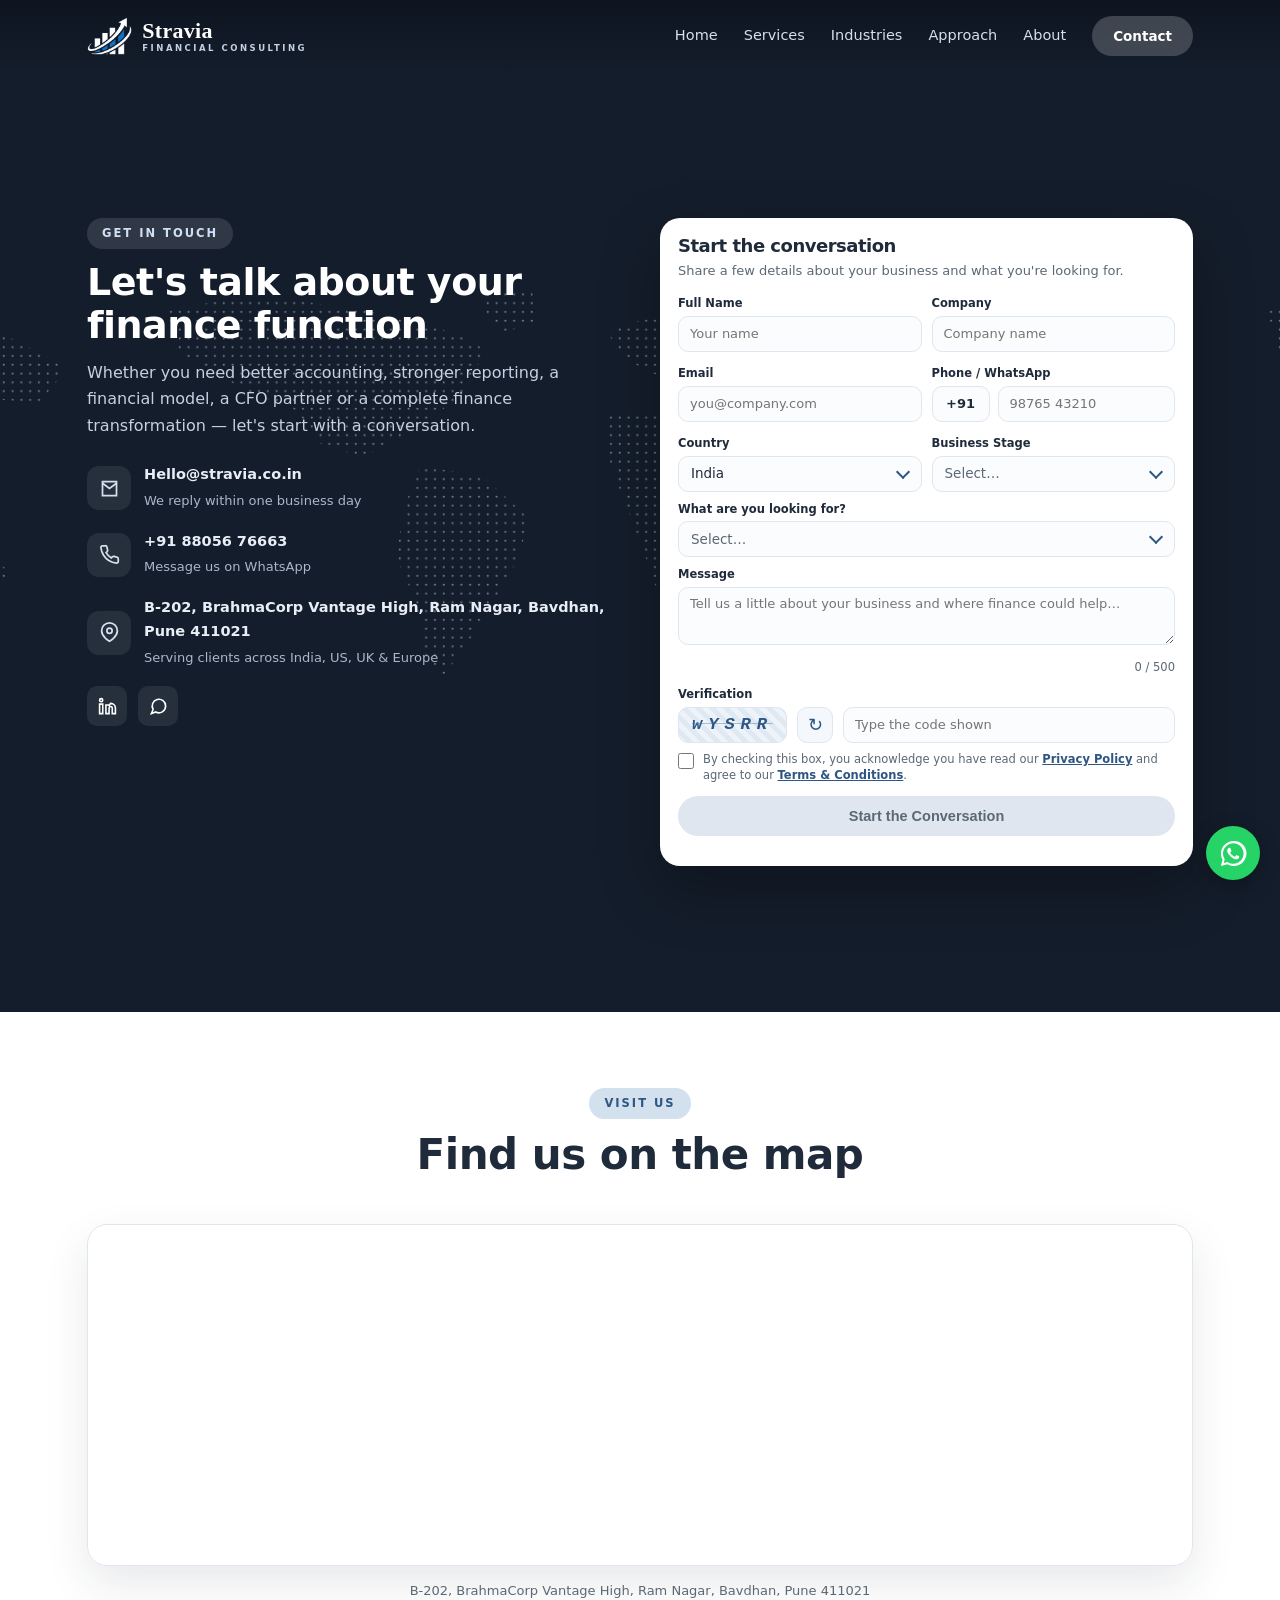
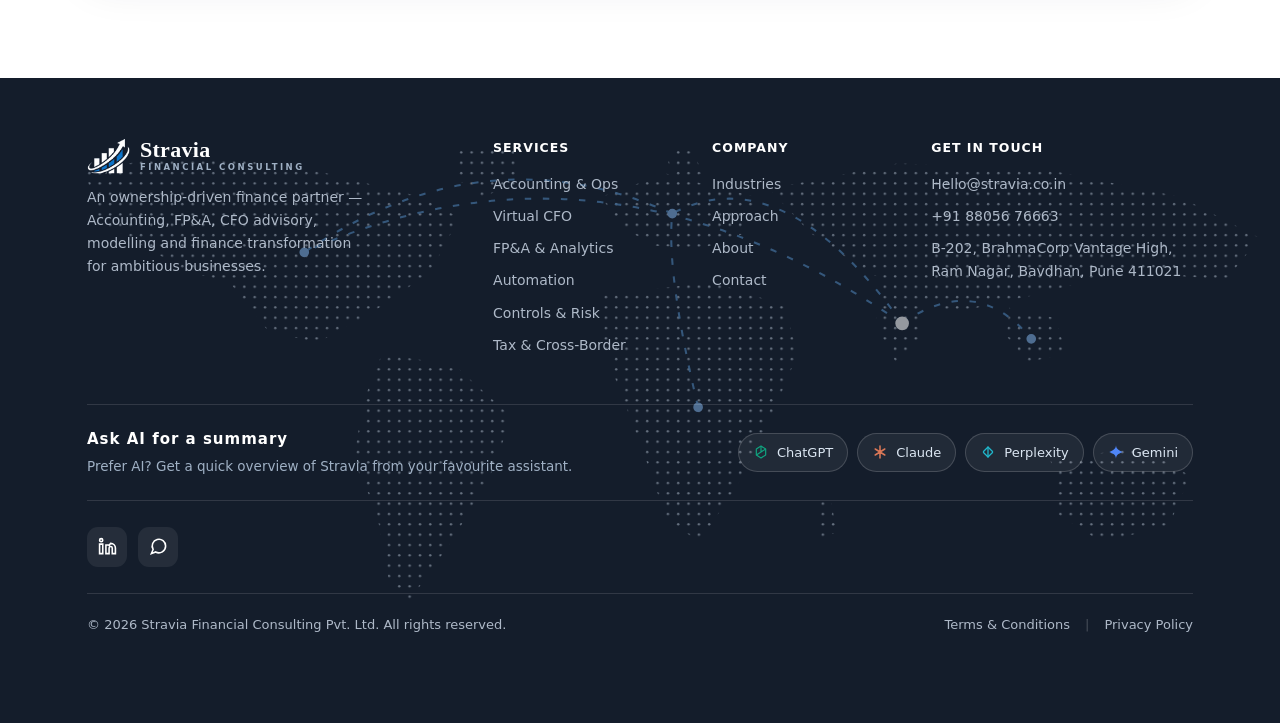
<file: contact.html>
<!DOCTYPE html>
<html lang="en">
<head>
<meta charset="UTF-8">
<meta name="viewport" content="width=device-width, initial-scale=1.0">
<title>Contact — Stravia Financial Consulting</title>
<meta name="description" content="Let's talk about your finance function — accounting, reporting, a financial model, a CFO partner or a complete finance transformation.">
<link rel="stylesheet" href="styles.css">
</head>
<body>

<header>
  <div class="wrap nav">
    <a class="brand" href="index.html"><img class="logo" src="assets/logo.webp" alt="Stravia Financial Consulting"><span class="word"><b>Stravia</b><span>Financial Consulting</span></span></a>
    <nav class="navlinks">
      <a href="index.html">Home</a><a href="services.html">Services</a><a href="industries.html">Industries</a>
      <a href="approach.html">Approach</a><a href="about.html">About</a><a href="contact.html" class="btn">Contact</a>
    </nav>
    <button class="hamb" onclick="toggleMenu()">&#9776;</button>
  </div>
  <div class="mobile"><a href="index.html">Home</a><a href="services.html">Services</a><a href="industries.html">Industries</a><a href="approach.html">Approach</a><a href="about.html">About</a><a href="contact.html">Contact</a></div>
</header>

<section class="contact-wrap">
  <div class="worldmap" aria-hidden="true"></div>
  <div class="wrap contact-grid">
    <div class="contact-info reveal">
      <div class="tag">Get in Touch</div>
      <h2>Let's talk about your finance function</h2>
      <p>Whether you need better accounting, stronger reporting, a financial model, a CFO partner or a complete finance transformation — let's start with a conversation.</p>
      <div class="cinfo"><div class="ci"><svg stroke-width="2" viewBox="0 0 24 24"><path d="M4 4h16v16H4z"/><path d="M4 6l8 6 8-6"/></svg></div><div><b><a href="mailto:Hello@stravia.co.in">Hello@stravia.co.in</a></b><span>We reply within one business day</span></div></div>
      <div class="cinfo"><div class="ci"><svg stroke-width="2" viewBox="0 0 24 24"><path d="M22 16.9v3a2 2 0 01-2.2 2 19.8 19.8 0 01-8.6-3 19.5 19.5 0 01-6-6 19.8 19.8 0 01-3-8.6A2 2 0 014.1 2h3a2 2 0 012 1.7c.1 1 .4 2 .7 2.9a2 2 0 01-.5 2.1L8.1 9.9a16 16 0 006 6l1.2-1.2a2 2 0 012.1-.5c.9.3 1.9.6 2.9.7a2 2 0 011.7 2z"/></svg></div><div><b><a href="tel:+918805676663">+91 88056 76663</a></b><span><a href="https://wa.me/918805676663" target="_blank" rel="noopener">Message us on WhatsApp</a></span></div></div>
      <div class="cinfo"><div class="ci"><svg stroke-width="2" viewBox="0 0 24 24"><path d="M21 10c0 7-9 12-9 12s-9-5-9-12a9 9 0 0118 0z"/><circle cx="12" cy="10" r="3"/></svg></div><div><b><a href="https://www.google.com/maps/place/Vantage+High+by+BramhaCorp/@18.5209381,73.7767171,17z" target="_blank" rel="noopener">B-202, BrahmaCorp Vantage High, Ram Nagar, Bavdhan, Pune 411021</a></b><span>Serving clients across India, US, UK &amp; Europe</span></div></div>
      <div class="socials">
        <a href="https://www.linkedin.com/company/stravia-fin-co/home/" target="_blank" rel="noopener" title="Stravia on LinkedIn" aria-label="LinkedIn"><svg viewBox="0 0 24 24" stroke-width="2"><path d="M16 8a6 6 0 016 6v7h-4v-7a2 2 0 00-4 0v7h-4v-11h4v1.5A6 6 0 0116 8zM2 9h4v12H2zM4 2a2 2 0 110 4 2 2 0 010-4z"/></svg></a>
        <a href="https://wa.me/918805676663" target="_blank" rel="noopener" title="Message us on WhatsApp" aria-label="WhatsApp"><svg viewBox="0 0 24 24" stroke-width="2"><path d="M21 11.5a8.5 8.5 0 01-12.6 7.4L3 21l2.2-5.3A8.5 8.5 0 1121 11.5z"/></svg></a>
      </div>
    </div>

    <div class="form-card reveal">
      <h3>Start the conversation</h3>
      <div class="sub">Share a few details about your business and what you're looking for.</div>
      <form id="enquiry" novalidate method="post" action="send.php">
        <!-- honeypot: hidden from people, bots fill it in -->
        <div class="hp" aria-hidden="true"><label>Website<input type="text" id="f-website" name="website" tabindex="-1" autocomplete="off"></label></div>
        <div class="two">
          <div class="field"><label>Full Name</label><input type="text" id="f-name" maxlength="60" placeholder="Your name" required><small class="err" data-for="f-name"></small></div>
          <div class="field"><label>Company</label><input type="text" id="f-company" maxlength="80" placeholder="Company name"></div>
        </div>
        <div class="two">
          <div class="field"><label>Email</label><input type="email" id="f-email" maxlength="60" placeholder="you@company.com" required><small class="err" data-for="f-email"></small></div>
          <div class="field"><label>Phone / WhatsApp</label><div class="phone"><input type="text" id="f-code" class="code-in" placeholder="+91" required><input type="tel" id="f-phone" placeholder="98765 43210" required></div><small class="err" data-for="f-phone"></small></div>
        </div>
        <div class="two">
          <div class="field"><label>Country</label><span class="selwrap"><select id="f-country" required></select></span></div>
          <div class="field"><label>Business Stage</label>
            <span class="selwrap"><select id="f-stage"><option value="">Select…</option><option>Startup / Early-stage</option><option>Growth-stage</option><option>Established SME</option><option>Larger business</option><option>Not sure yet</option></select></span>
          </div>
        </div>
        <div class="field"><label>What are you looking for?</label>
          <span class="selwrap"><select id="f-looking"><option value="">Select…</option><option>Accounting &amp; Finance Operations</option><option>Virtual CFO &amp; Strategic Finance</option><option>FP&amp;A &amp; Business Analytics</option><option>Finance Automation &amp; Intelligence</option><option>Controls, Risk &amp; Assurance</option><option>Tax &amp; Cross-Border Support</option><option>Complete finance transformation</option><option>Not sure — need guidance</option></select></span>
        </div>
        <div class="field"><label>Message</label>
          <textarea id="f-msg" maxlength="500" placeholder="Tell us a little about your business and where finance could help…"></textarea>
          <span class="counter" id="msg-count">0 / 500</span>
        </div>
        <div class="field"><label>Verification</label>
          <div class="captcha"><span class="code" id="cap-code">7FQ2K</span><button type="button" class="cap-refresh" id="cap-refresh" title="Get a new code" aria-label="Refresh code">&#8635;</button><input type="text" id="f-captcha" placeholder="Type the code shown" required></div>
          <small class="err" data-for="f-captcha"></small>
        </div>
        <label class="consent"><input type="checkbox" id="f-consent" required><span>By checking this box, you acknowledge you have read our <a href="privacy.html">Privacy Policy</a> and agree to our <a href="terms.html">Terms &amp; Conditions</a>.</span></label>
        <button type="submit" class="btn btn-lg" id="f-submit" disabled>Start the Conversation</button>
      </form>
    </div>
  </div>
</section>

<!-- MAP PLACEHOLDER -->
<section style="background:var(--surface)">
  <div class="wrap">
    <div class="shead reveal"><div class="tag">Visit Us</div><h2>Find us on the map</h2></div>
    <div class="mapbox reveal">
      <iframe src="https://www.google.com/maps/embed?pb=!1m18!1m12!1m3!1d3783.1761998179663!2d73.77671707542834!3d18.520938082572737!2m3!1f0!2f0!3f0!3m2!1i1024!2i768!4f13.1!3m3!1m2!1s0x3bc2bf270228b11f%3A0xde41aab63c0591dd!2sVantage%20High%20by%20BramhaCorp!5e0!3m2!1sen!2sin!4v1789841838757!5m2!1sen!2sin" title="Stravia Financial Consulting — Vantage High by BramhaCorp, Bavdhan, Pune" loading="lazy" referrerpolicy="strict-origin-when-cross-origin" allowfullscreen></iframe>
    </div>
    <p class="mapnote">B-202, BrahmaCorp Vantage High, Ram Nagar, Bavdhan, Pune 411021</p>
  
  </div>
</section>

<footer>
  <div class="footer-bg" aria-hidden="true"></div>
  <div class="wrap">
    <div class="fgrid">
      <div><a class="brand" href="index.html"><img class="logo" src="assets/logo.webp" alt="Stravia Financial Consulting"><span class="word"><b>Stravia</b><span>Financial Consulting</span></span></a>
        <p class="fabout">An ownership-driven finance partner — Accounting, FP&amp;A, CFO advisory, modelling and finance transformation for ambitious businesses.</p></div>
      <div><h5>Services</h5><a href="services.html">Accounting &amp; Ops</a><a href="services.html">Virtual CFO</a><a href="services.html">FP&amp;A &amp; Analytics</a><a href="services.html">Automation</a><a href="services.html">Controls &amp; Risk</a><a href="services.html">Tax &amp; Cross-Border</a></div>
      <div><h5>Company</h5><a href="industries.html">Industries</a><a href="approach.html">Approach</a><a href="about.html">About</a><a href="contact.html">Contact</a></div>
      <div><h5>Get in touch</h5><a href="mailto:Hello@stravia.co.in">Hello@stravia.co.in</a><a href="tel:+918805676663">+91 88056 76663</a><a href="https://www.google.com/maps/place/Vantage+High+by+BramhaCorp/@18.5209381,73.7767171,17z" target="_blank" rel="noopener">B-202, BrahmaCorp Vantage High, Ram Nagar, Bavdhan, Pune 411021</a></div>
    </div>
    <div class="ai-summary">
      <div><h5>Ask AI for a summary</h5><p>Prefer AI? Get a quick overview of Stravia from your favourite assistant.</p></div>
      <div class="ai-btns">
        <a class="ai-go" data-ai="chatgpt" href="https://chatgpt.com" target="_blank" rel="noopener"><svg class="ai-ic" viewBox="0 0 24 24" fill="none" stroke="#10a37f" stroke-width="1.8" stroke-linejoin="round"><path d="M12 3 L19 7.5 V16.5 L12 21 L5 16.5 V7.5 Z"/><path d="M12 3 V12 M12 12 L19 7.5 M12 12 L5 16.5"/></svg>ChatGPT</a>
        <a class="ai-go" data-ai="claude" href="https://claude.ai" target="_blank" rel="noopener"><svg class="ai-ic" viewBox="0 0 24 24" fill="none" stroke="#d97757" stroke-width="2.3" stroke-linecap="round"><path d="M12 3v18M4.8 7.5l14.4 9M19.2 7.5l-14.4 9"/></svg>Claude</a>
        <a class="ai-go" data-ai="perplexity" href="https://www.perplexity.ai" target="_blank" rel="noopener"><svg class="ai-ic" viewBox="0 0 24 24" fill="none" stroke="#20b8cd" stroke-width="1.9"><rect x="6.7" y="6.7" width="10.6" height="10.6" rx="1.5" transform="rotate(45 12 12)"/><path d="M12 3.5v17"/></svg>Perplexity</a>
        <a class="ai-go" data-ai="gemini" href="https://gemini.google.com" target="_blank" rel="noopener"><svg class="ai-ic" viewBox="0 0 24 24" fill="#4f86f7"><path d="M12 2c.5 5 2.5 7 10 10-7.5 3-9.5 5-10 10-.5-5-2.5-7-10-10 7.5-3 9.5-5 10-10z"/></svg>Gemini</a>
      </div>
    </div>
    <div class="fsocials">
      <a href="https://www.linkedin.com/company/stravia-fin-co/home/" target="_blank" rel="noopener" title="Stravia on LinkedIn" aria-label="LinkedIn"><svg viewBox="0 0 24 24" stroke-width="2"><path d="M16 8a6 6 0 016 6v7h-4v-7a2 2 0 00-4 0v7h-4v-11h4v1.5A6 6 0 0116 8zM2 9h4v12H2zM4 2a2 2 0 110 4 2 2 0 010-4z"/></svg></a>
      <a href="https://wa.me/918805676663" target="_blank" rel="noopener" title="Message us on WhatsApp" aria-label="WhatsApp"><svg viewBox="0 0 24 24" stroke-width="2"><path d="M21 11.5a8.5 8.5 0 01-12.6 7.4L3 21l2.2-5.3A8.5 8.5 0 1121 11.5z"/></svg></a>
    </div>
    <div class="fbot"><span>© <span class="year">2026</span> Stravia Financial Consulting Pvt. Ltd. All rights reserved.</span><span class="flinks"><a href="terms.html">Terms &amp; Conditions</a><i aria-hidden="true">|</i><a href="privacy.html">Privacy Policy</a></span></div>
  </div>
</footer>

<!-- floating WhatsApp button -->
<a class="wa-float" href="https://wa.me/918805676663" target="_blank" rel="noopener" aria-label="Message Stravia on WhatsApp" title="Message us on WhatsApp">
  <svg viewBox="0 0 32 32" aria-hidden="true"><path d="M16 3C8.8 3 3 8.8 3 16c0 2.3.6 4.5 1.7 6.4L3 29l6.8-1.8A13 13 0 1016 3zm0 23.6c-2 0-4-.5-5.7-1.6l-.4-.2-4 1 1.1-3.9-.3-.4A10.6 10.6 0 1116 26.6zm5.8-7.9c-.3-.2-1.9-.9-2.2-1s-.5-.2-.7.2-.8 1-1 1.2-.4.2-.7.1a8.7 8.7 0 01-2.6-1.6 9.7 9.7 0 01-1.8-2.2c-.2-.3 0-.5.1-.7l.5-.6.4-.6v-.6l-1-2.3c-.2-.6-.5-.5-.7-.5h-.6a1.2 1.2 0 00-.9.4 3.6 3.6 0 00-1.1 2.7 6.3 6.3 0 001.3 3.3 14.3 14.3 0 005.5 4.8c2.2.9 2.7.8 3.2.7a3.2 3.2 0 002.2-1.5 2.7 2.7 0 00.2-1.5c-.1-.2-.3-.3-.6-.4z"/></svg>
</a>

<script src="script.js"></script>
</body>
</html>
</file>
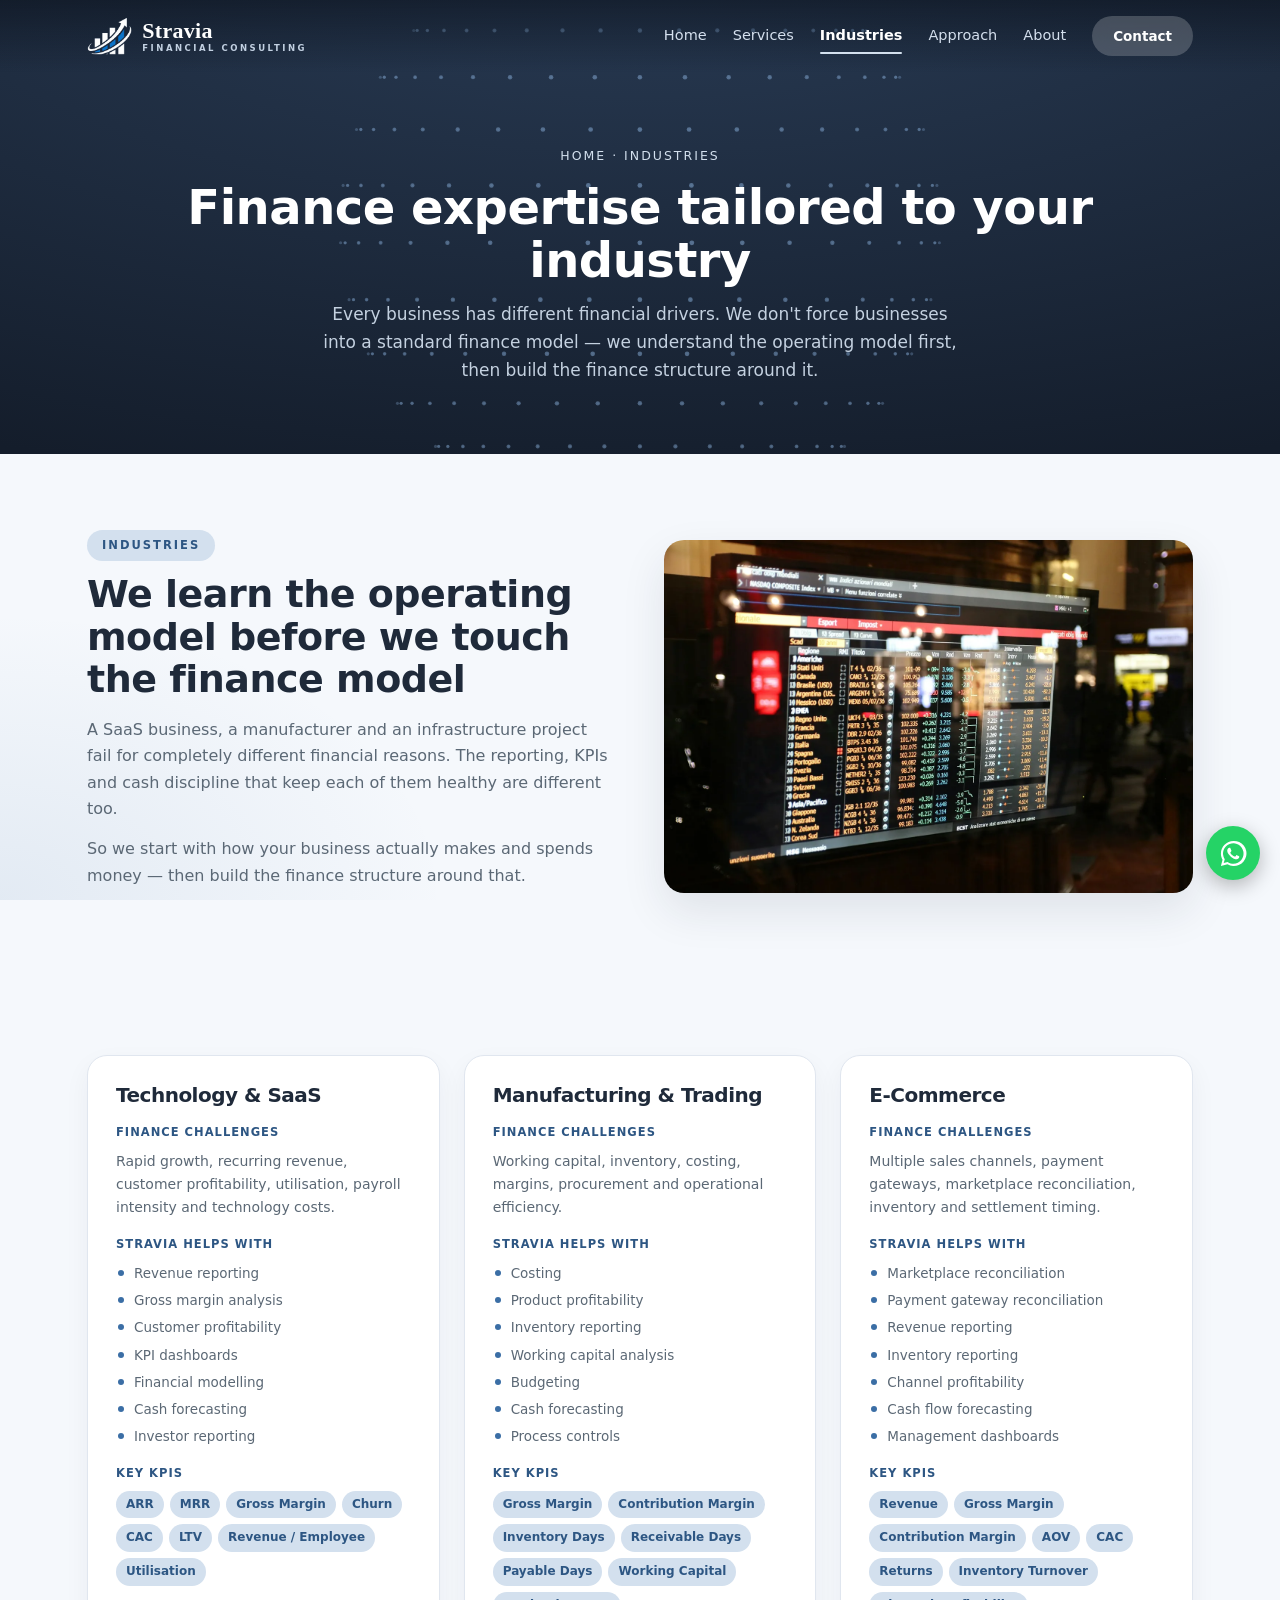
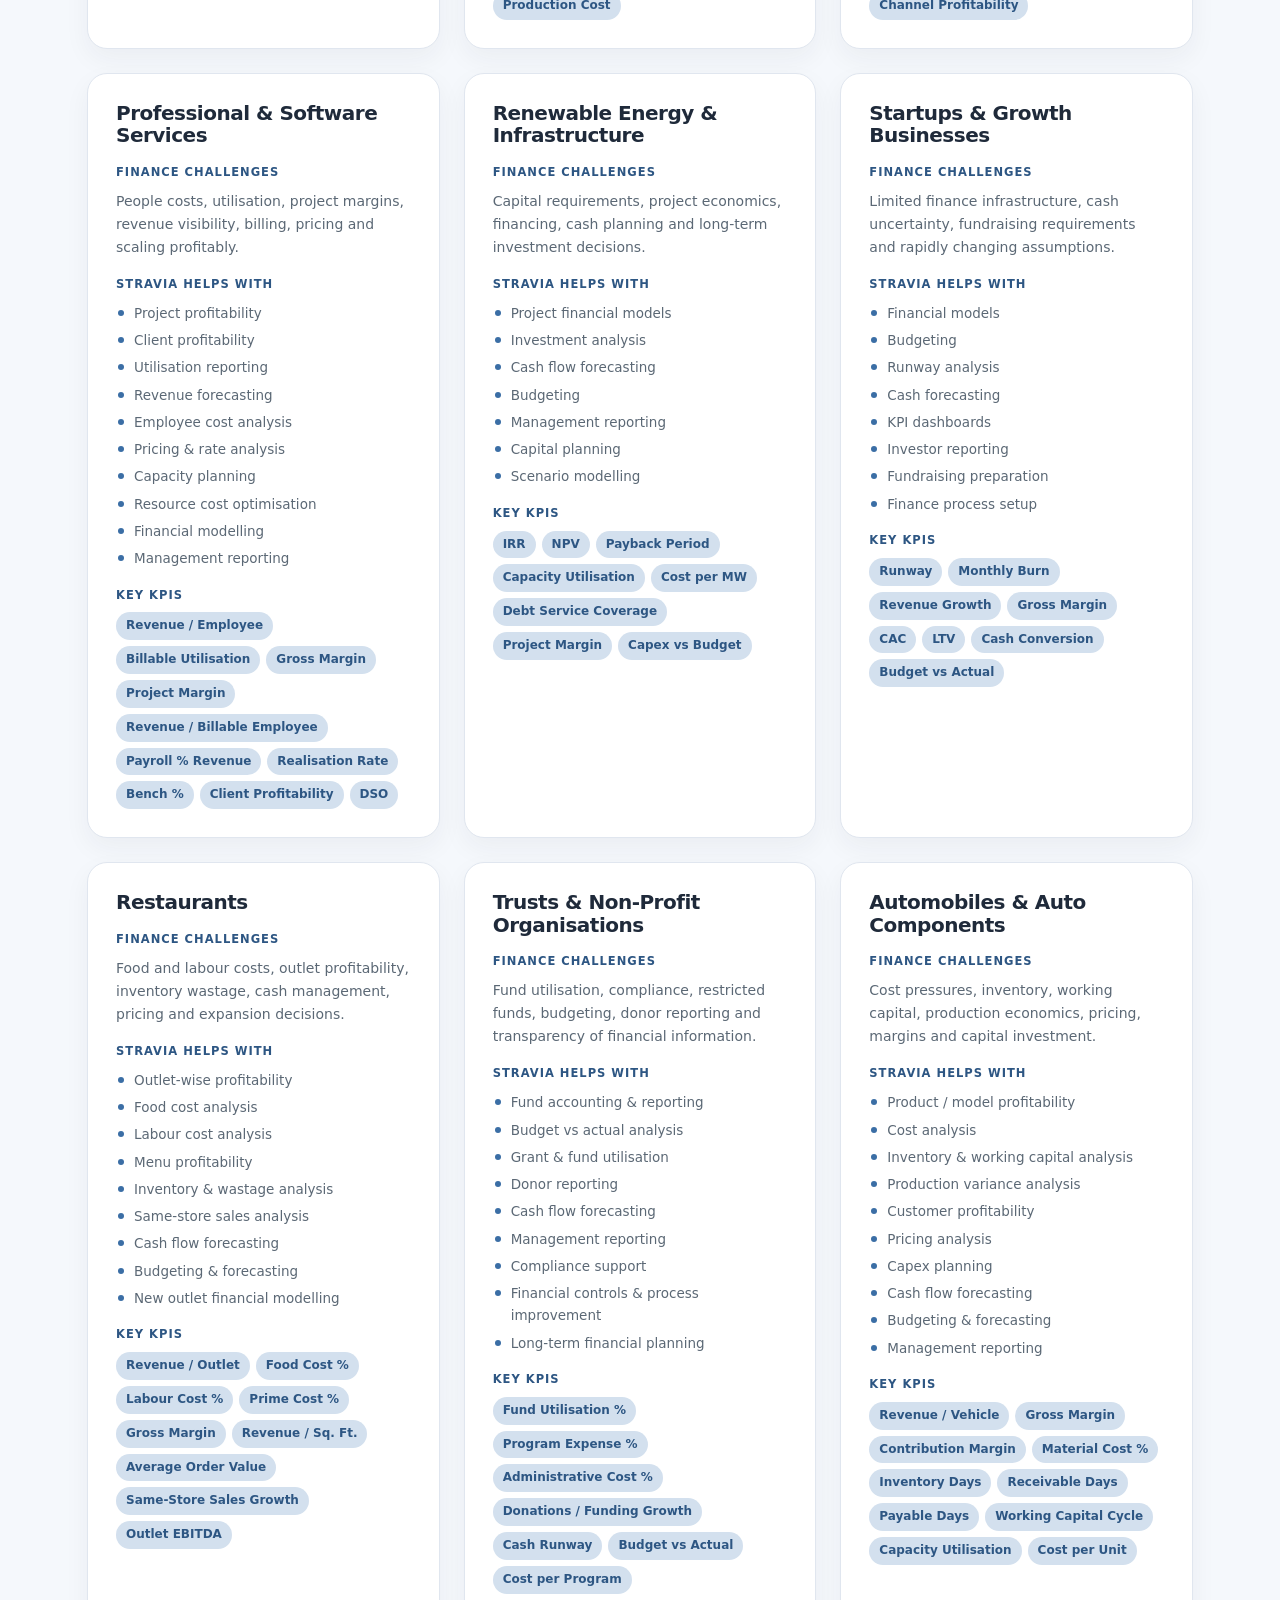
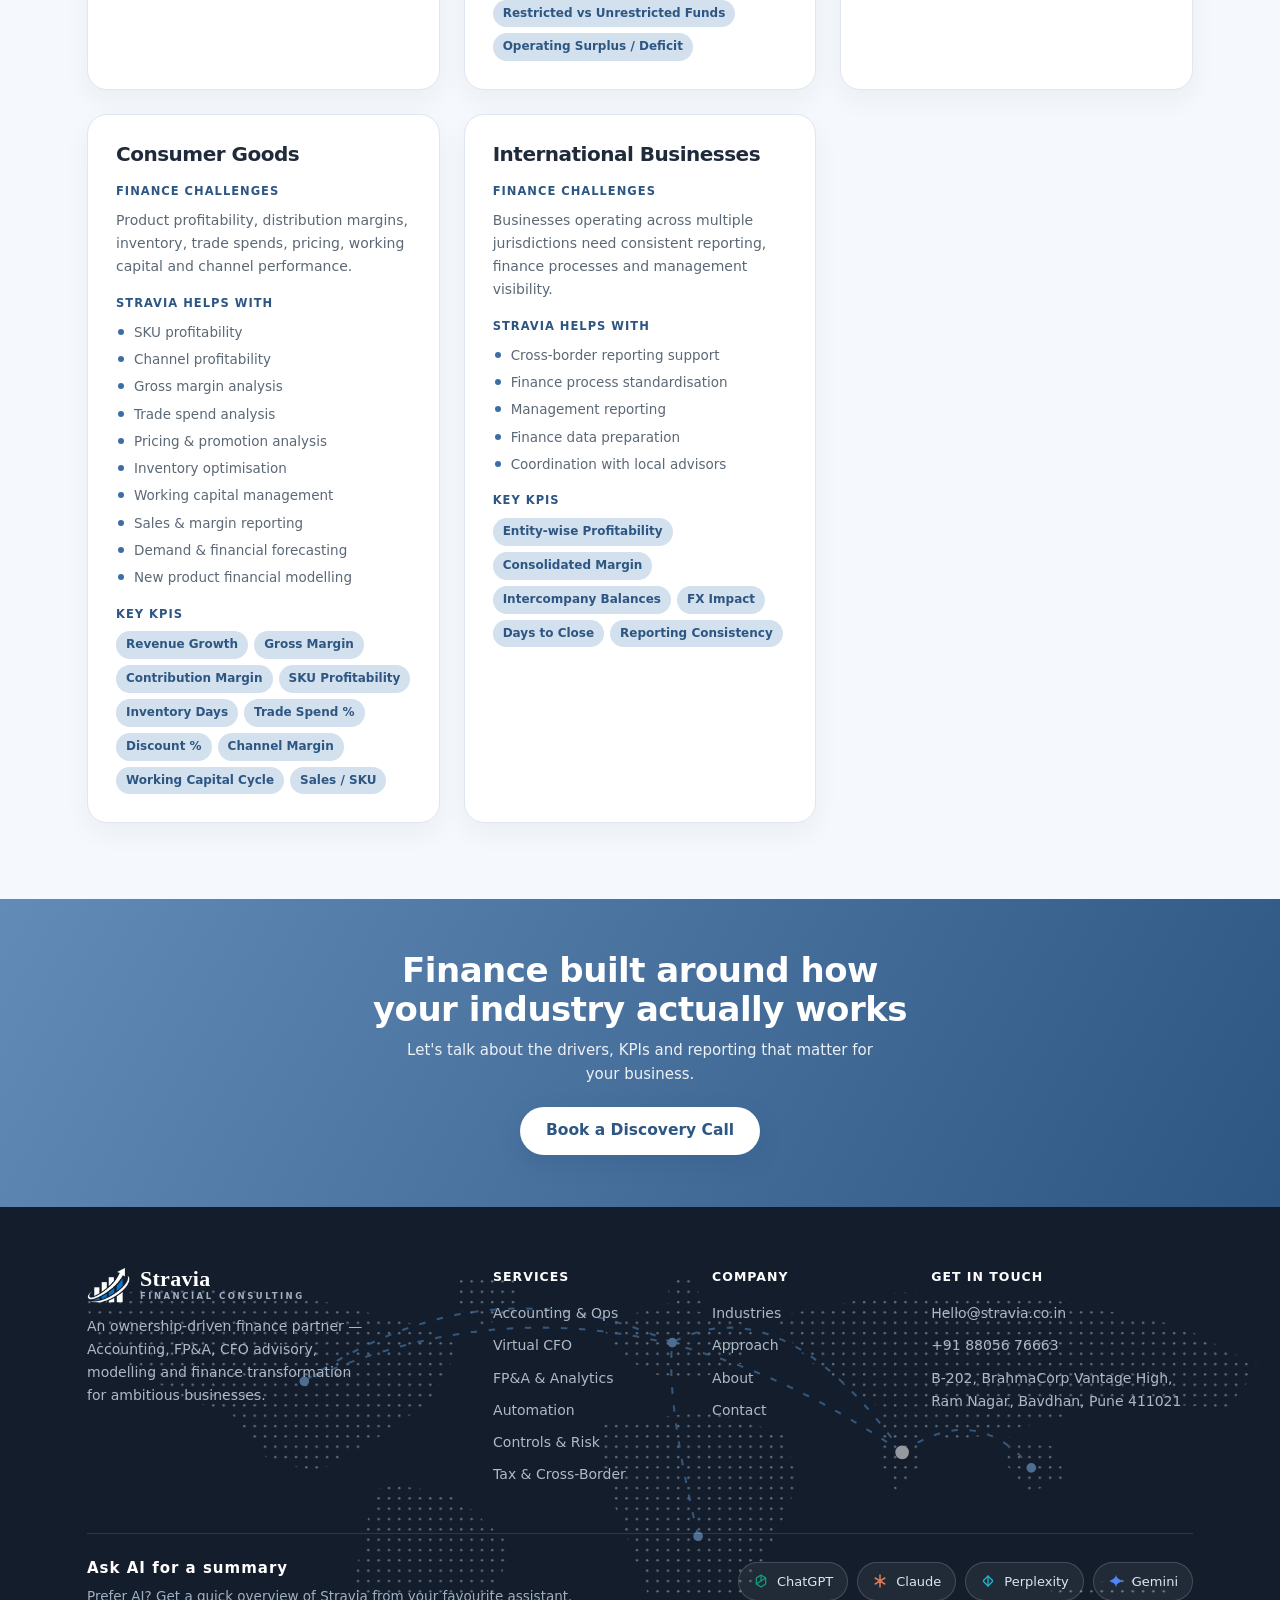
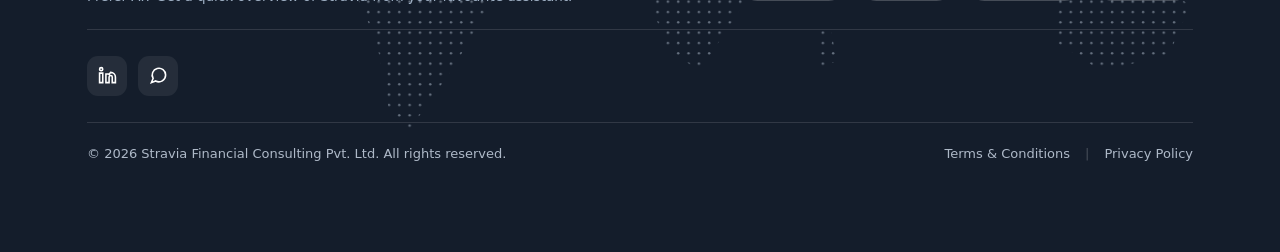
<file: industries.html>
<!DOCTYPE html>
<html lang="en">
<head>
<meta charset="UTF-8">
<meta name="viewport" content="width=device-width, initial-scale=1.0">
<title>Industries — Stravia Financial Consulting</title>
<meta name="description" content="Finance expertise tailored to SaaS, manufacturing, e-commerce, professional services, renewable energy, startups and international businesses.">
<link rel="stylesheet" href="styles.css">
</head>
<body>

<header>
  <div class="wrap nav">
    <a class="brand" href="index.html"><img class="logo" src="assets/logo.webp" alt="Stravia Financial Consulting"><span class="word"><b>Stravia</b><span>Financial Consulting</span></span></a>
    <nav class="navlinks">
      <a href="index.html">Home</a><a href="services.html">Services</a><a href="industries.html" class="active">Industries</a>
      <a href="approach.html">Approach</a><a href="about.html">About</a><a href="contact.html" class="btn">Contact</a>
    </nav>
    <button class="hamb" onclick="toggleMenu()">&#9776;</button>
  </div>
  <div class="mobile"><a href="index.html">Home</a><a href="services.html">Services</a><a href="industries.html">Industries</a><a href="approach.html">Approach</a><a href="about.html">About</a><a href="contact.html">Contact</a></div>
</header>

<div class="banner">
  <canvas class="banner-canvas" aria-hidden="true"></canvas>
  <div class="wrap">
    <div class="crumb">Home · Industries</div>
    <h1>Finance expertise tailored to your industry</h1>
    <p>Every business has different financial drivers. We don't force businesses into a standard finance model — we understand the operating model first, then build the finance structure around it.</p>
  </div>
</div>

<section>
  <div class="wrap split">
    <div class="reveal">
      <div class="tag">Industries</div>
      <h2>We learn the operating model before we touch the finance model</h2>
      <p>A SaaS business, a manufacturer and an infrastructure project fail for completely different financial reasons. The reporting, KPIs and cash discipline that keep each of them healthy are different too.</p>
      <p>So we start with how your business actually makes and spends money &mdash; then build the finance structure around that.</p>
    </div>
    <img class="reveal" src="assets/industries-market.webp" alt="Global market data by region" loading="lazy">
  </div>
</section>

<section>
  <div class="wrap grid-2">

    <div class="ind reveal">
      <h3>Technology &amp; SaaS</h3>
      <div class="lbl">Finance Challenges</div>
      <p>Rapid growth, recurring revenue, customer profitability, utilisation, payroll intensity and technology costs.</p>
      <div class="lbl">Stravia Helps With</div>
      <ul class="list"><li>Revenue reporting</li><li>Gross margin analysis</li><li>Customer profitability</li><li>KPI dashboards</li><li>Financial modelling</li><li>Cash forecasting</li><li>Investor reporting</li></ul>
      <div class="lbl">Key KPIs</div>
      <div class="kpis"><span>ARR</span><span>MRR</span><span>Gross Margin</span><span>Churn</span><span>CAC</span><span>LTV</span><span>Revenue / Employee</span><span>Utilisation</span></div>
    </div>

    <div class="ind reveal">
      <h3>Manufacturing &amp; Trading</h3>
      <div class="lbl">Finance Challenges</div>
      <p>Working capital, inventory, costing, margins, procurement and operational efficiency.</p>
      <div class="lbl">Stravia Helps With</div>
      <ul class="list"><li>Costing</li><li>Product profitability</li><li>Inventory reporting</li><li>Working capital analysis</li><li>Budgeting</li><li>Cash forecasting</li><li>Process controls</li></ul>
      <div class="lbl">Key KPIs</div>
      <div class="kpis"><span>Gross Margin</span><span>Contribution Margin</span><span>Inventory Days</span><span>Receivable Days</span><span>Payable Days</span><span>Working Capital</span><span>Production Cost</span></div>
    </div>

    <div class="ind reveal">
      <h3>E-Commerce</h3>
      <div class="lbl">Finance Challenges</div>
      <p>Multiple sales channels, payment gateways, marketplace reconciliation, inventory and settlement timing.</p>
      <div class="lbl">Stravia Helps With</div>
      <ul class="list"><li>Marketplace reconciliation</li><li>Payment gateway reconciliation</li><li>Revenue reporting</li><li>Inventory reporting</li><li>Channel profitability</li><li>Cash flow forecasting</li><li>Management dashboards</li></ul>
      <div class="lbl">Key KPIs</div>
      <div class="kpis"><span>Revenue</span><span>Gross Margin</span><span>Contribution Margin</span><span>AOV</span><span>CAC</span><span>Returns</span><span>Inventory Turnover</span><span>Channel Profitability</span></div>
    </div>

    <div class="ind reveal">
      <h3>Professional &amp; Software Services</h3>
      <div class="lbl">Finance Challenges</div>
      <p>People costs, utilisation, project margins, revenue visibility, billing, pricing and scaling profitably.</p>
      <div class="lbl">Stravia Helps With</div>
      <ul class="list"><li>Project profitability</li><li>Client profitability</li><li>Utilisation reporting</li><li>Revenue forecasting</li><li>Employee cost analysis</li><li>Pricing &amp; rate analysis</li><li>Capacity planning</li><li>Resource cost optimisation</li><li>Financial modelling</li><li>Management reporting</li></ul>
      <div class="lbl">Key KPIs</div>
      <div class="kpis"><span>Revenue / Employee</span><span>Billable Utilisation</span><span>Gross Margin</span><span>Project Margin</span><span>Revenue / Billable Employee</span><span>Payroll % Revenue</span><span>Realisation Rate</span><span>Bench %</span><span>Client Profitability</span><span>DSO</span></div>
    </div>

    <div class="ind reveal">
      <h3>Renewable Energy &amp; Infrastructure</h3>
      <div class="lbl">Finance Challenges</div>
      <p>Capital requirements, project economics, financing, cash planning and long-term investment decisions.</p>
      <div class="lbl">Stravia Helps With</div>
      <ul class="list"><li>Project financial models</li><li>Investment analysis</li><li>Cash flow forecasting</li><li>Budgeting</li><li>Management reporting</li><li>Capital planning</li><li>Scenario modelling</li></ul>
      <div class="lbl">Key KPIs</div><div class="kpis"><span>IRR</span><span>NPV</span><span>Payback Period</span><span>Capacity Utilisation</span><span>Cost per MW</span><span>Debt Service Coverage</span><span>Project Margin</span><span>Capex vs Budget</span></div>
    </div>

    <div class="ind reveal">
      <h3>Startups &amp; Growth Businesses</h3>
      <div class="lbl">Finance Challenges</div>
      <p>Limited finance infrastructure, cash uncertainty, fundraising requirements and rapidly changing assumptions.</p>
      <div class="lbl">Stravia Helps With</div>
      <ul class="list"><li>Financial models</li><li>Budgeting</li><li>Runway analysis</li><li>Cash forecasting</li><li>KPI dashboards</li><li>Investor reporting</li><li>Fundraising preparation</li><li>Finance process setup</li></ul>
      <div class="lbl">Key KPIs</div><div class="kpis"><span>Runway</span><span>Monthly Burn</span><span>Revenue Growth</span><span>Gross Margin</span><span>CAC</span><span>LTV</span><span>Cash Conversion</span><span>Budget vs Actual</span></div>
    </div>

    <div class="ind reveal">
      <h3>Restaurants</h3>
      <div class="lbl">Finance Challenges</div>
      <p>Food and labour costs, outlet profitability, inventory wastage, cash management, pricing and expansion decisions.</p>
      <div class="lbl">Stravia Helps With</div>
      <ul class="list"><li>Outlet-wise profitability</li><li>Food cost analysis</li><li>Labour cost analysis</li><li>Menu profitability</li><li>Inventory &amp; wastage analysis</li><li>Same-store sales analysis</li><li>Cash flow forecasting</li><li>Budgeting &amp; forecasting</li><li>New outlet financial modelling</li></ul>
      <div class="lbl">Key KPIs</div>
      <div class="kpis"><span>Revenue / Outlet</span><span>Food Cost %</span><span>Labour Cost %</span><span>Prime Cost %</span><span>Gross Margin</span><span>Revenue / Sq. Ft.</span><span>Average Order Value</span><span>Same-Store Sales Growth</span><span>Outlet EBITDA</span></div>
    </div>
    <div class="ind reveal">
      <h3>Trusts &amp; Non-Profit Organisations</h3>
      <div class="lbl">Finance Challenges</div>
      <p>Fund utilisation, compliance, restricted funds, budgeting, donor reporting and transparency of financial information.</p>
      <div class="lbl">Stravia Helps With</div>
      <ul class="list"><li>Fund accounting &amp; reporting</li><li>Budget vs actual analysis</li><li>Grant &amp; fund utilisation</li><li>Donor reporting</li><li>Cash flow forecasting</li><li>Management reporting</li><li>Compliance support</li><li>Financial controls &amp; process improvement</li><li>Long-term financial planning</li></ul>
      <div class="lbl">Key KPIs</div>
      <div class="kpis"><span>Fund Utilisation %</span><span>Program Expense %</span><span>Administrative Cost %</span><span>Donations / Funding Growth</span><span>Cash Runway</span><span>Budget vs Actual</span><span>Cost per Program</span><span>Restricted vs Unrestricted Funds</span><span>Operating Surplus / Deficit</span></div>
    </div>
    <div class="ind reveal">
      <h3>Automobiles &amp; Auto Components</h3>
      <div class="lbl">Finance Challenges</div>
      <p>Cost pressures, inventory, working capital, production economics, pricing, margins and capital investment.</p>
      <div class="lbl">Stravia Helps With</div>
      <ul class="list"><li>Product / model profitability</li><li>Cost analysis</li><li>Inventory &amp; working capital analysis</li><li>Production variance analysis</li><li>Customer profitability</li><li>Pricing analysis</li><li>Capex planning</li><li>Cash flow forecasting</li><li>Budgeting &amp; forecasting</li><li>Management reporting</li></ul>
      <div class="lbl">Key KPIs</div>
      <div class="kpis"><span>Revenue / Vehicle</span><span>Gross Margin</span><span>Contribution Margin</span><span>Material Cost %</span><span>Inventory Days</span><span>Receivable Days</span><span>Payable Days</span><span>Working Capital Cycle</span><span>Capacity Utilisation</span><span>Cost per Unit</span></div>
    </div>
    <div class="ind reveal">
      <h3>Consumer Goods</h3>
      <div class="lbl">Finance Challenges</div>
      <p>Product profitability, distribution margins, inventory, trade spends, pricing, working capital and channel performance.</p>
      <div class="lbl">Stravia Helps With</div>
      <ul class="list"><li>SKU profitability</li><li>Channel profitability</li><li>Gross margin analysis</li><li>Trade spend analysis</li><li>Pricing &amp; promotion analysis</li><li>Inventory optimisation</li><li>Working capital management</li><li>Sales &amp; margin reporting</li><li>Demand &amp; financial forecasting</li><li>New product financial modelling</li></ul>
      <div class="lbl">Key KPIs</div>
      <div class="kpis"><span>Revenue Growth</span><span>Gross Margin</span><span>Contribution Margin</span><span>SKU Profitability</span><span>Inventory Days</span><span>Trade Spend %</span><span>Discount %</span><span>Channel Margin</span><span>Working Capital Cycle</span><span>Sales / SKU</span></div>
    </div>
    <div class="ind reveal">
      <h3>International Businesses</h3>
      <div class="lbl">Finance Challenges</div>
      <p>Businesses operating across multiple jurisdictions need consistent reporting, finance processes and management visibility.</p>
      <div class="lbl">Stravia Helps With</div>
      <ul class="list"><li>Cross-border reporting support</li><li>Finance process standardisation</li><li>Management reporting</li><li>Finance data preparation</li><li>Coordination with local advisors</li></ul>
      <div class="lbl">Key KPIs</div><div class="kpis"><span>Entity-wise Profitability</span><span>Consolidated Margin</span><span>Intercompany Balances</span><span>FX Impact</span><span>Days to Close</span><span>Reporting Consistency</span></div>
    </div>

  </div>
</section>

<section class="cta"><div class="wrap reveal"><h2>Finance built around how your industry actually works</h2><p>Let's talk about the drivers, KPIs and reporting that matter for your business.</p><a href="contact.html" class="btn btn-lg">Book a Discovery Call</a></div></section>

<footer>
  <div class="footer-bg" aria-hidden="true"></div>
  <div class="wrap">
    <div class="fgrid">
      <div><a class="brand" href="index.html"><img class="logo" src="assets/logo.webp" alt="Stravia Financial Consulting"><span class="word"><b>Stravia</b><span>Financial Consulting</span></span></a>
        <p class="fabout">An ownership-driven finance partner — Accounting, FP&amp;A, CFO advisory, modelling and finance transformation for ambitious businesses.</p></div>
      <div><h5>Services</h5><a href="services.html">Accounting &amp; Ops</a><a href="services.html">Virtual CFO</a><a href="services.html">FP&amp;A &amp; Analytics</a><a href="services.html">Automation</a><a href="services.html">Controls &amp; Risk</a><a href="services.html">Tax &amp; Cross-Border</a></div>
      <div><h5>Company</h5><a href="industries.html">Industries</a><a href="approach.html">Approach</a><a href="about.html">About</a><a href="contact.html">Contact</a></div>
      <div><h5>Get in touch</h5><a href="mailto:Hello@stravia.co.in">Hello@stravia.co.in</a><a href="tel:+918805676663">+91 88056 76663</a><a href="https://www.google.com/maps/place/Vantage+High+by+BramhaCorp/@18.5209381,73.7767171,17z" target="_blank" rel="noopener">B-202, BrahmaCorp Vantage High, Ram Nagar, Bavdhan, Pune 411021</a></div>
    </div>
    <div class="ai-summary">
      <div><h5>Ask AI for a summary</h5><p>Prefer AI? Get a quick overview of Stravia from your favourite assistant.</p></div>
      <div class="ai-btns">
        <a class="ai-go" data-ai="chatgpt" href="https://chatgpt.com" target="_blank" rel="noopener"><svg class="ai-ic" viewBox="0 0 24 24" fill="none" stroke="#10a37f" stroke-width="1.8" stroke-linejoin="round"><path d="M12 3 L19 7.5 V16.5 L12 21 L5 16.5 V7.5 Z"/><path d="M12 3 V12 M12 12 L19 7.5 M12 12 L5 16.5"/></svg>ChatGPT</a>
        <a class="ai-go" data-ai="claude" href="https://claude.ai" target="_blank" rel="noopener"><svg class="ai-ic" viewBox="0 0 24 24" fill="none" stroke="#d97757" stroke-width="2.3" stroke-linecap="round"><path d="M12 3v18M4.8 7.5l14.4 9M19.2 7.5l-14.4 9"/></svg>Claude</a>
        <a class="ai-go" data-ai="perplexity" href="https://www.perplexity.ai" target="_blank" rel="noopener"><svg class="ai-ic" viewBox="0 0 24 24" fill="none" stroke="#20b8cd" stroke-width="1.9"><rect x="6.7" y="6.7" width="10.6" height="10.6" rx="1.5" transform="rotate(45 12 12)"/><path d="M12 3.5v17"/></svg>Perplexity</a>
        <a class="ai-go" data-ai="gemini" href="https://gemini.google.com" target="_blank" rel="noopener"><svg class="ai-ic" viewBox="0 0 24 24" fill="#4f86f7"><path d="M12 2c.5 5 2.5 7 10 10-7.5 3-9.5 5-10 10-.5-5-2.5-7-10-10 7.5-3 9.5-5 10-10z"/></svg>Gemini</a>
      </div>
    </div>
    <div class="fsocials">
      <a href="https://www.linkedin.com/company/stravia-fin-co/home/" target="_blank" rel="noopener" title="Stravia on LinkedIn" aria-label="LinkedIn"><svg viewBox="0 0 24 24" stroke-width="2"><path d="M16 8a6 6 0 016 6v7h-4v-7a2 2 0 00-4 0v7h-4v-11h4v1.5A6 6 0 0116 8zM2 9h4v12H2zM4 2a2 2 0 110 4 2 2 0 010-4z"/></svg></a>
      <a href="https://wa.me/918805676663" target="_blank" rel="noopener" title="Message us on WhatsApp" aria-label="WhatsApp"><svg viewBox="0 0 24 24" stroke-width="2"><path d="M21 11.5a8.5 8.5 0 01-12.6 7.4L3 21l2.2-5.3A8.5 8.5 0 1121 11.5z"/></svg></a>
    </div>
    <div class="fbot"><span>© <span class="year">2026</span> Stravia Financial Consulting Pvt. Ltd. All rights reserved.</span><span class="flinks"><a href="terms.html">Terms &amp; Conditions</a><i aria-hidden="true">|</i><a href="privacy.html">Privacy Policy</a></span></div>
  </div>
</footer>

<!-- floating WhatsApp button -->
<a class="wa-float" href="https://wa.me/918805676663" target="_blank" rel="noopener" aria-label="Message Stravia on WhatsApp" title="Message us on WhatsApp">
  <svg viewBox="0 0 32 32" aria-hidden="true"><path d="M16 3C8.8 3 3 8.8 3 16c0 2.3.6 4.5 1.7 6.4L3 29l6.8-1.8A13 13 0 1016 3zm0 23.6c-2 0-4-.5-5.7-1.6l-.4-.2-4 1 1.1-3.9-.3-.4A10.6 10.6 0 1116 26.6zm5.8-7.9c-.3-.2-1.9-.9-2.2-1s-.5-.2-.7.2-.8 1-1 1.2-.4.2-.7.1a8.7 8.7 0 01-2.6-1.6 9.7 9.7 0 01-1.8-2.2c-.2-.3 0-.5.1-.7l.5-.6.4-.6v-.6l-1-2.3c-.2-.6-.5-.5-.7-.5h-.6a1.2 1.2 0 00-.9.4 3.6 3.6 0 00-1.1 2.7 6.3 6.3 0 001.3 3.3 14.3 14.3 0 005.5 4.8c2.2.9 2.7.8 3.2.7a3.2 3.2 0 002.2-1.5 2.7 2.7 0 00.2-1.5c-.1-.2-.3-.3-.6-.4z"/></svg>
</a>

<script src="script.js"></script>
</body>
</html>
</file>
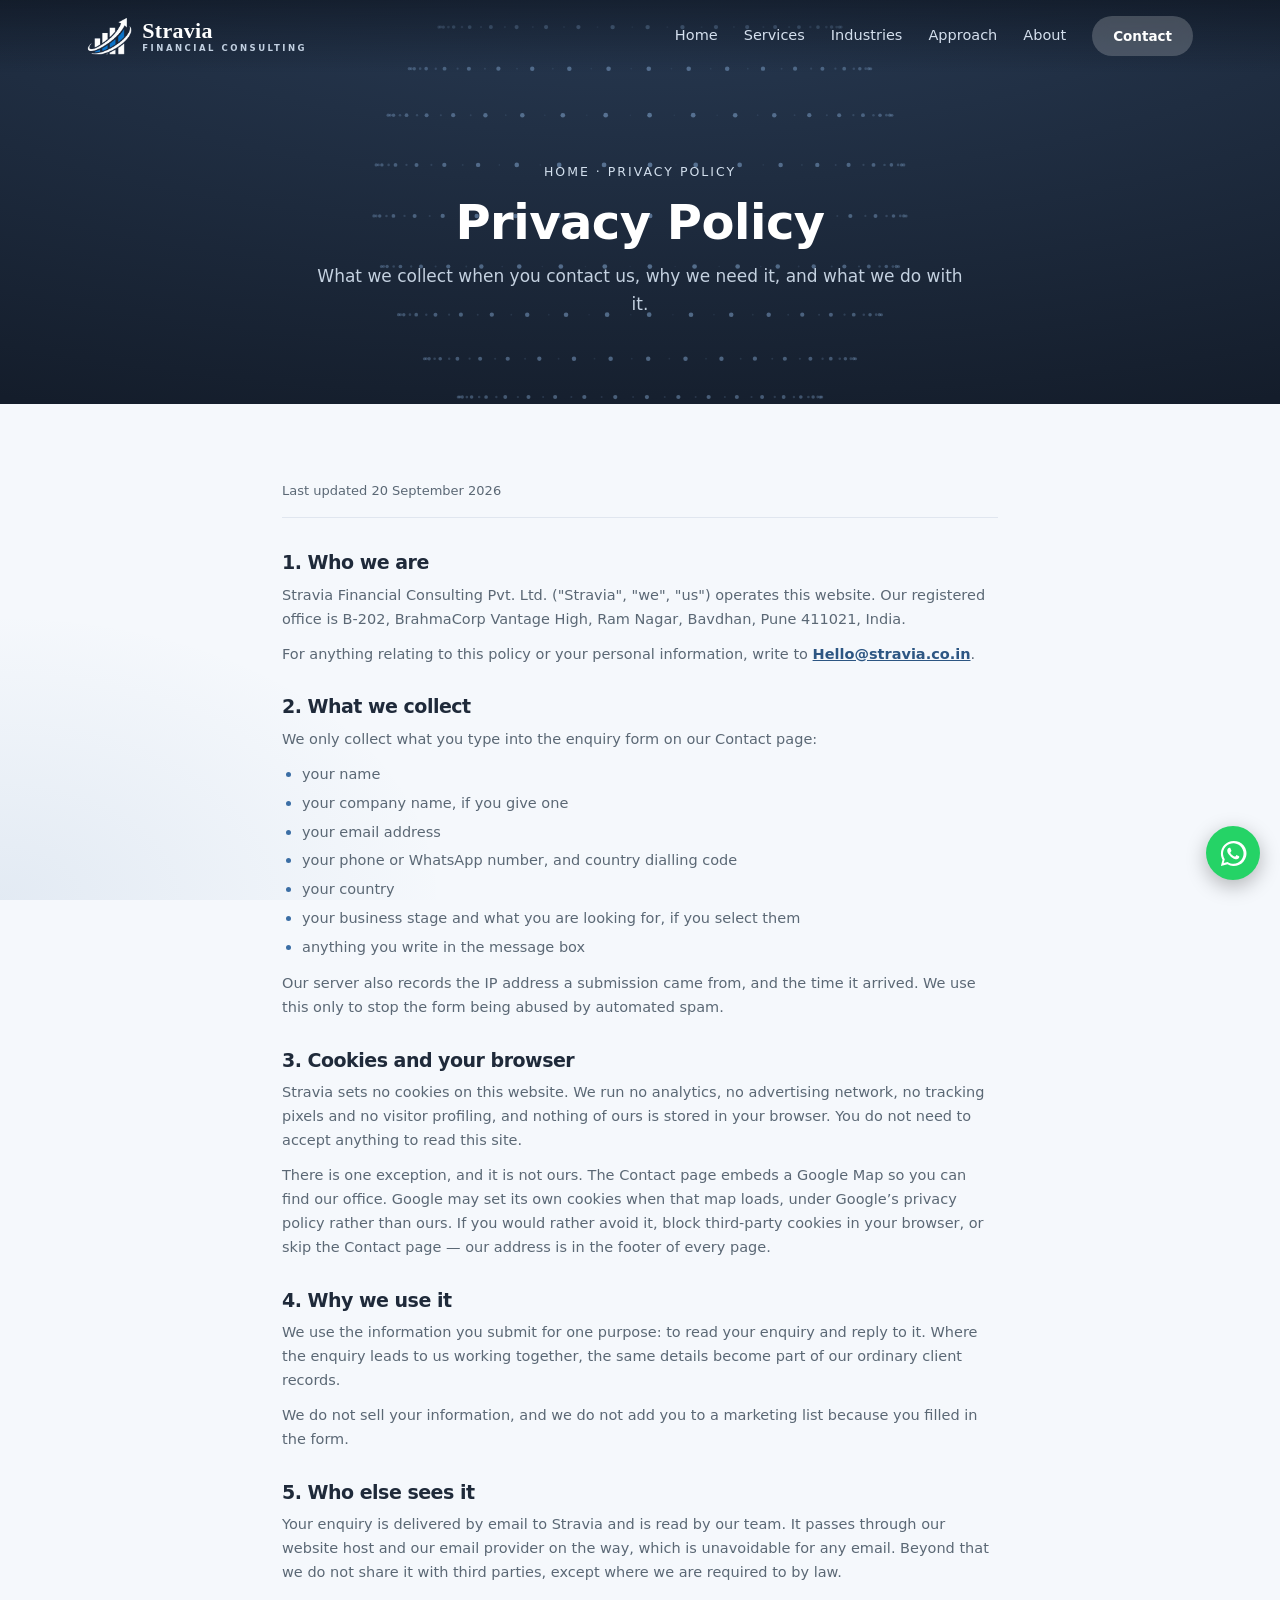
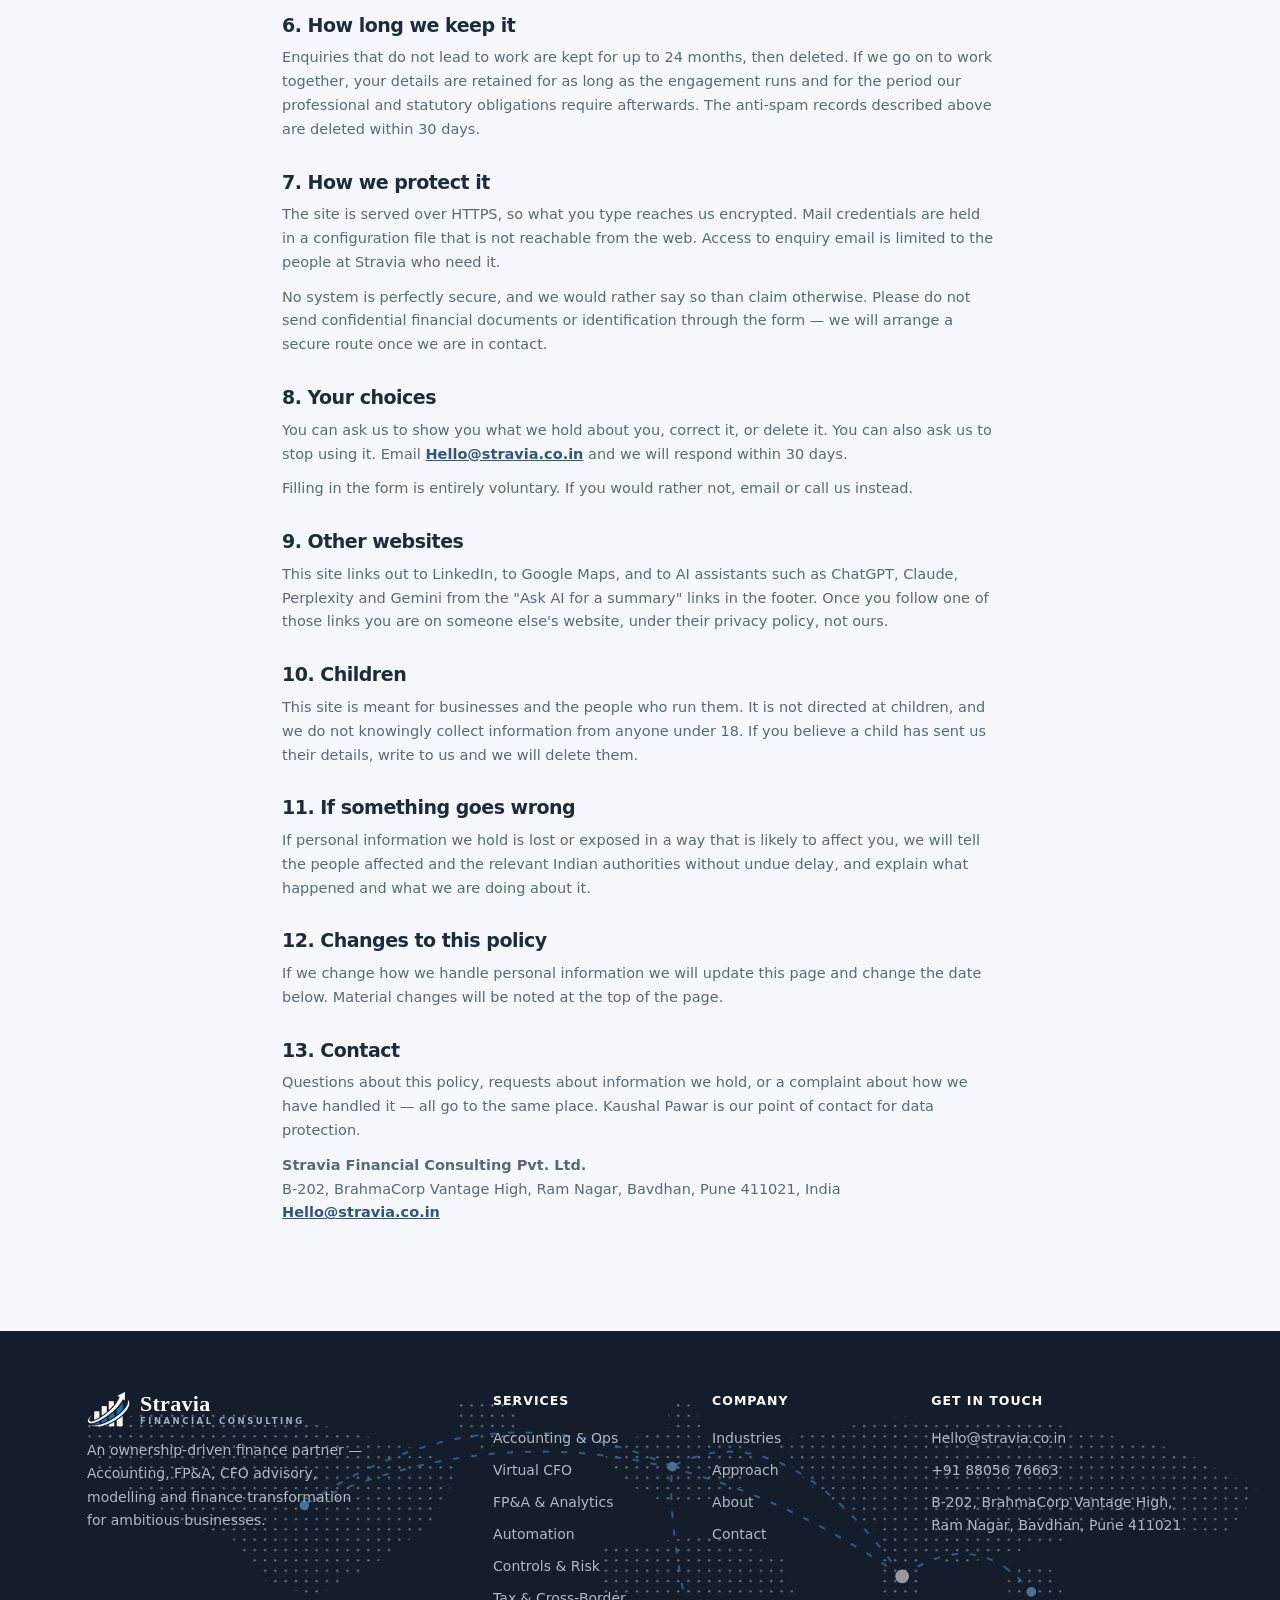
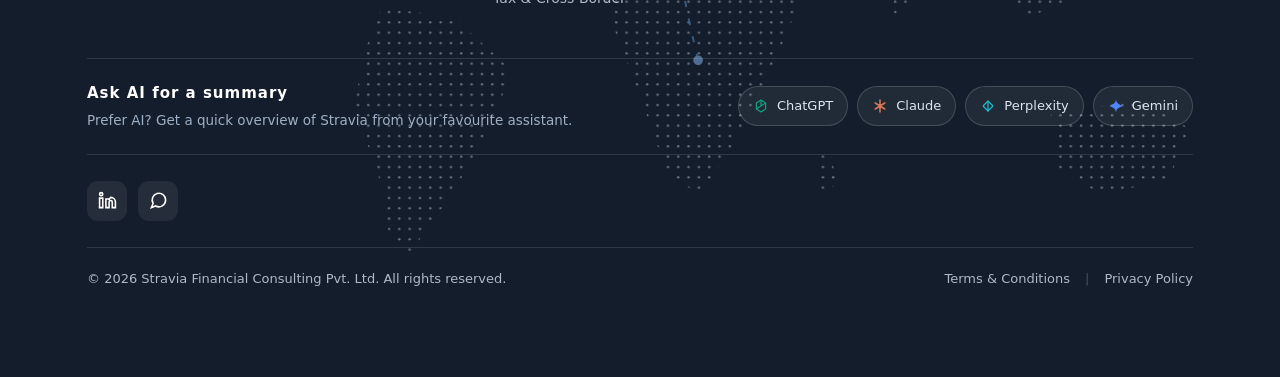
<file: privacy.html>
<!DOCTYPE html>
<html lang="en">
<head>
<meta charset="UTF-8">
<meta name="viewport" content="width=device-width, initial-scale=1.0">
<title>Privacy Policy — Stravia Financial Consulting</title>
<meta name="description" content="How Stravia Financial Consulting collects, uses and protects personal information submitted through this website.">
<meta name="robots" content="noindex">
<link rel="stylesheet" href="styles.css">
</head>
<body>

<header>
  <div class="wrap nav">
    <a class="brand" href="index.html"><img class="logo" src="assets/logo.webp" alt="Stravia Financial Consulting"><span class="word"><b>Stravia</b><span>Financial Consulting</span></span></a>
    <nav class="navlinks">
      <a href="index.html">Home</a><a href="services.html">Services</a><a href="industries.html">Industries</a>
      <a href="approach.html">Approach</a><a href="about.html">About</a><a href="contact.html" class="btn">Contact</a>
    </nav>
    <button class="hamb" onclick="toggleMenu()">&#9776;</button>
  </div>
  <div class="mobile"><a href="index.html">Home</a><a href="services.html">Services</a><a href="industries.html">Industries</a><a href="approach.html">Approach</a><a href="about.html">About</a><a href="contact.html">Contact</a></div>
</header>

<div class="banner">
  <canvas class="banner-canvas" aria-hidden="true"></canvas>
  <div class="wrap">
    <div class="crumb">Home &middot; Privacy Policy</div>
    <h1>Privacy Policy</h1>
    <p>What we collect when you contact us, why we need it, and what we do with it.</p>
  </div>
</div>

<section>
  <div class="wrap policy">
    <p class="policy-meta">Last updated 20 September 2026</p>
      <section class="policy-block reveal"><h2>1. Who we are</h2><p>Stravia Financial Consulting Pvt. Ltd. ("Stravia", "we", "us") operates this website. Our registered office is B-202, BrahmaCorp Vantage High, Ram Nagar, Bavdhan, Pune 411021, India.</p><p>For anything relating to this policy or your personal information, write to <a href="mailto:Hello@stravia.co.in">Hello@stravia.co.in</a>.</p></section>
      <section class="policy-block reveal"><h2>2. What we collect</h2><p>We only collect what you type into the enquiry form on our Contact page:</p><ul class="plist"><li>your name</li><li>your company name, if you give one</li><li>your email address</li><li>your phone or WhatsApp number, and country dialling code</li><li>your country</li><li>your business stage and what you are looking for, if you select them</li><li>anything you write in the message box</li></ul><p>Our server also records the IP address a submission came from, and the time it arrived. We use this only to stop the form being abused by automated spam.</p></section>
      <section class="policy-block reveal"><h2>3. Cookies and your browser</h2><p>Stravia sets no cookies on this website. We run no analytics, no advertising network, no tracking pixels and no visitor profiling, and nothing of ours is stored in your browser. You do not need to accept anything to read this site.</p><p>There is one exception, and it is not ours. The Contact page embeds a Google Map so you can find our office. Google may set its own cookies when that map loads, under Google’s privacy policy rather than ours. If you would rather avoid it, block third-party cookies in your browser, or skip the Contact page — our address is in the footer of every page.</p></section>
      <section class="policy-block reveal"><h2>4. Why we use it</h2><p>We use the information you submit for one purpose: to read your enquiry and reply to it. Where the enquiry leads to us working together, the same details become part of our ordinary client records.</p><p>We do not sell your information, and we do not add you to a marketing list because you filled in the form.</p></section>
      <section class="policy-block reveal"><h2>5. Who else sees it</h2><p>Your enquiry is delivered by email to Stravia and is read by our team. It passes through our website host and our email provider on the way, which is unavoidable for any email. Beyond that we do not share it with third parties, except where we are required to by law.</p></section>
      <section class="policy-block reveal"><h2>6. How long we keep it</h2><p>Enquiries that do not lead to work are kept for up to 24 months, then deleted. If we go on to work together, your details are retained for as long as the engagement runs and for the period our professional and statutory obligations require afterwards. The anti-spam records described above are deleted within 30 days.</p></section>
      <section class="policy-block reveal"><h2>7. How we protect it</h2><p>The site is served over HTTPS, so what you type reaches us encrypted. Mail credentials are held in a configuration file that is not reachable from the web. Access to enquiry email is limited to the people at Stravia who need it.</p><p>No system is perfectly secure, and we would rather say so than claim otherwise. Please do not send confidential financial documents or identification through the form — we will arrange a secure route once we are in contact.</p></section>
      <section class="policy-block reveal"><h2>8. Your choices</h2><p>You can ask us to show you what we hold about you, correct it, or delete it. You can also ask us to stop using it. Email <a href="mailto:Hello@stravia.co.in">Hello@stravia.co.in</a> and we will respond within 30 days.</p><p>Filling in the form is entirely voluntary. If you would rather not, email or call us instead.</p></section>
      <section class="policy-block reveal"><h2>9. Other websites</h2><p>This site links out to LinkedIn, to Google Maps, and to AI assistants such as ChatGPT, Claude, Perplexity and Gemini from the "Ask AI for a summary" links in the footer. Once you follow one of those links you are on someone else's website, under their privacy policy, not ours.</p></section>
      <section class="policy-block reveal"><h2>10. Children</h2><p>This site is meant for businesses and the people who run them. It is not directed at children, and we do not knowingly collect information from anyone under 18. If you believe a child has sent us their details, write to us and we will delete them.</p></section>
      <section class="policy-block reveal"><h2>11. If something goes wrong</h2><p>If personal information we hold is lost or exposed in a way that is likely to affect you, we will tell the people affected and the relevant Indian authorities without undue delay, and explain what happened and what we are doing about it.</p></section>
      <section class="policy-block reveal"><h2>12. Changes to this policy</h2><p>If we change how we handle personal information we will update this page and change the date below. Material changes will be noted at the top of the page.</p></section>
      <section class="policy-block reveal"><h2>13. Contact</h2>
        <p>Questions about this policy, requests about information we hold, or a complaint about how we have handled it — all go to the same place. Kaushal Pawar is our point of contact for data protection.</p>
        <p><strong>Stravia Financial Consulting Pvt. Ltd.</strong><br>
        B-202, BrahmaCorp Vantage High, Ram Nagar, Bavdhan, Pune 411021, India<br>
        <a href="mailto:Hello@stravia.co.in">Hello@stravia.co.in</a></p>
      </section>
  </div>
</section>

<footer>
  <div class="footer-bg" aria-hidden="true"></div>
  <div class="wrap">
    <div class="fgrid">
      <div><a class="brand" href="index.html"><img class="logo" src="assets/logo.webp" alt="Stravia Financial Consulting"><span class="word"><b>Stravia</b><span>Financial Consulting</span></span></a>
        <p class="fabout">An ownership-driven finance partner — Accounting, FP&amp;A, CFO advisory, modelling and finance transformation for ambitious businesses.</p></div>
      <div><h5>Services</h5><a href="services.html">Accounting &amp; Ops</a><a href="services.html">Virtual CFO</a><a href="services.html">FP&amp;A &amp; Analytics</a><a href="services.html">Automation</a><a href="services.html">Controls &amp; Risk</a><a href="services.html">Tax &amp; Cross-Border</a></div>
      <div><h5>Company</h5><a href="industries.html">Industries</a><a href="approach.html">Approach</a><a href="about.html">About</a><a href="contact.html">Contact</a></div>
      <div><h5>Get in touch</h5><a href="mailto:Hello@stravia.co.in">Hello@stravia.co.in</a><a href="tel:+918805676663">+91 88056 76663</a><a href="https://www.google.com/maps/place/Vantage+High+by+BramhaCorp/@18.5209381,73.7767171,17z" target="_blank" rel="noopener">B-202, BrahmaCorp Vantage High, Ram Nagar, Bavdhan, Pune 411021</a></div>
    </div>
    <div class="ai-summary">
      <div><h5>Ask AI for a summary</h5><p>Prefer AI? Get a quick overview of Stravia from your favourite assistant.</p></div>
      <div class="ai-btns">
        <a class="ai-go" data-ai="chatgpt" href="https://chatgpt.com" target="_blank" rel="noopener"><svg class="ai-ic" viewBox="0 0 24 24" fill="none" stroke="#10a37f" stroke-width="1.8" stroke-linejoin="round"><path d="M12 3 L19 7.5 V16.5 L12 21 L5 16.5 V7.5 Z"/><path d="M12 3 V12 M12 12 L19 7.5 M12 12 L5 16.5"/></svg>ChatGPT</a>
        <a class="ai-go" data-ai="claude" href="https://claude.ai" target="_blank" rel="noopener"><svg class="ai-ic" viewBox="0 0 24 24" fill="none" stroke="#d97757" stroke-width="2.3" stroke-linecap="round"><path d="M12 3v18M4.8 7.5l14.4 9M19.2 7.5l-14.4 9"/></svg>Claude</a>
        <a class="ai-go" data-ai="perplexity" href="https://www.perplexity.ai" target="_blank" rel="noopener"><svg class="ai-ic" viewBox="0 0 24 24" fill="none" stroke="#20b8cd" stroke-width="1.9"><rect x="6.7" y="6.7" width="10.6" height="10.6" rx="1.5" transform="rotate(45 12 12)"/><path d="M12 3.5v17"/></svg>Perplexity</a>
        <a class="ai-go" data-ai="gemini" href="https://gemini.google.com" target="_blank" rel="noopener"><svg class="ai-ic" viewBox="0 0 24 24" fill="#4f86f7"><path d="M12 2c.5 5 2.5 7 10 10-7.5 3-9.5 5-10 10-.5-5-2.5-7-10-10 7.5-3 9.5-5 10-10z"/></svg>Gemini</a>
      </div>
    </div>
    <div class="fsocials">
      <a href="https://www.linkedin.com/company/stravia-fin-co/home/" target="_blank" rel="noopener" title="Stravia on LinkedIn" aria-label="LinkedIn"><svg viewBox="0 0 24 24" stroke-width="2"><path d="M16 8a6 6 0 016 6v7h-4v-7a2 2 0 00-4 0v7h-4v-11h4v1.5A6 6 0 0116 8zM2 9h4v12H2zM4 2a2 2 0 110 4 2 2 0 010-4z"/></svg></a>
      <a href="https://wa.me/918805676663" target="_blank" rel="noopener" title="Message us on WhatsApp" aria-label="WhatsApp"><svg viewBox="0 0 24 24" stroke-width="2"><path d="M21 11.5a8.5 8.5 0 01-12.6 7.4L3 21l2.2-5.3A8.5 8.5 0 1121 11.5z"/></svg></a>
    </div>
    <div class="fbot"><span>© <span class="year">2026</span> Stravia Financial Consulting Pvt. Ltd. All rights reserved.</span><span class="flinks"><a href="terms.html">Terms &amp; Conditions</a><i aria-hidden="true">|</i><a href="privacy.html">Privacy Policy</a></span></div>
  </div>
</footer>

<!-- floating WhatsApp button -->
<a class="wa-float" href="https://wa.me/918805676663" target="_blank" rel="noopener" aria-label="Message Stravia on WhatsApp" title="Message us on WhatsApp">
  <svg viewBox="0 0 32 32" aria-hidden="true"><path d="M16 3C8.8 3 3 8.8 3 16c0 2.3.6 4.5 1.7 6.4L3 29l6.8-1.8A13 13 0 1016 3zm0 23.6c-2 0-4-.5-5.7-1.6l-.4-.2-4 1 1.1-3.9-.3-.4A10.6 10.6 0 1116 26.6zm5.8-7.9c-.3-.2-1.9-.9-2.2-1s-.5-.2-.7.2-.8 1-1 1.2-.4.2-.7.1a8.7 8.7 0 01-2.6-1.6 9.7 9.7 0 01-1.8-2.2c-.2-.3 0-.5.1-.7l.5-.6.4-.6v-.6l-1-2.3c-.2-.6-.5-.5-.7-.5h-.6a1.2 1.2 0 00-.9.4 3.6 3.6 0 00-1.1 2.7 6.3 6.3 0 001.3 3.3 14.3 14.3 0 005.5 4.8c2.2.9 2.7.8 3.2.7a3.2 3.2 0 002.2-1.5 2.7 2.7 0 00.2-1.5c-.1-.2-.3-.3-.6-.4z"/></svg>
</a>

<script src="script.js"></script>
</body>
</html>
</file>
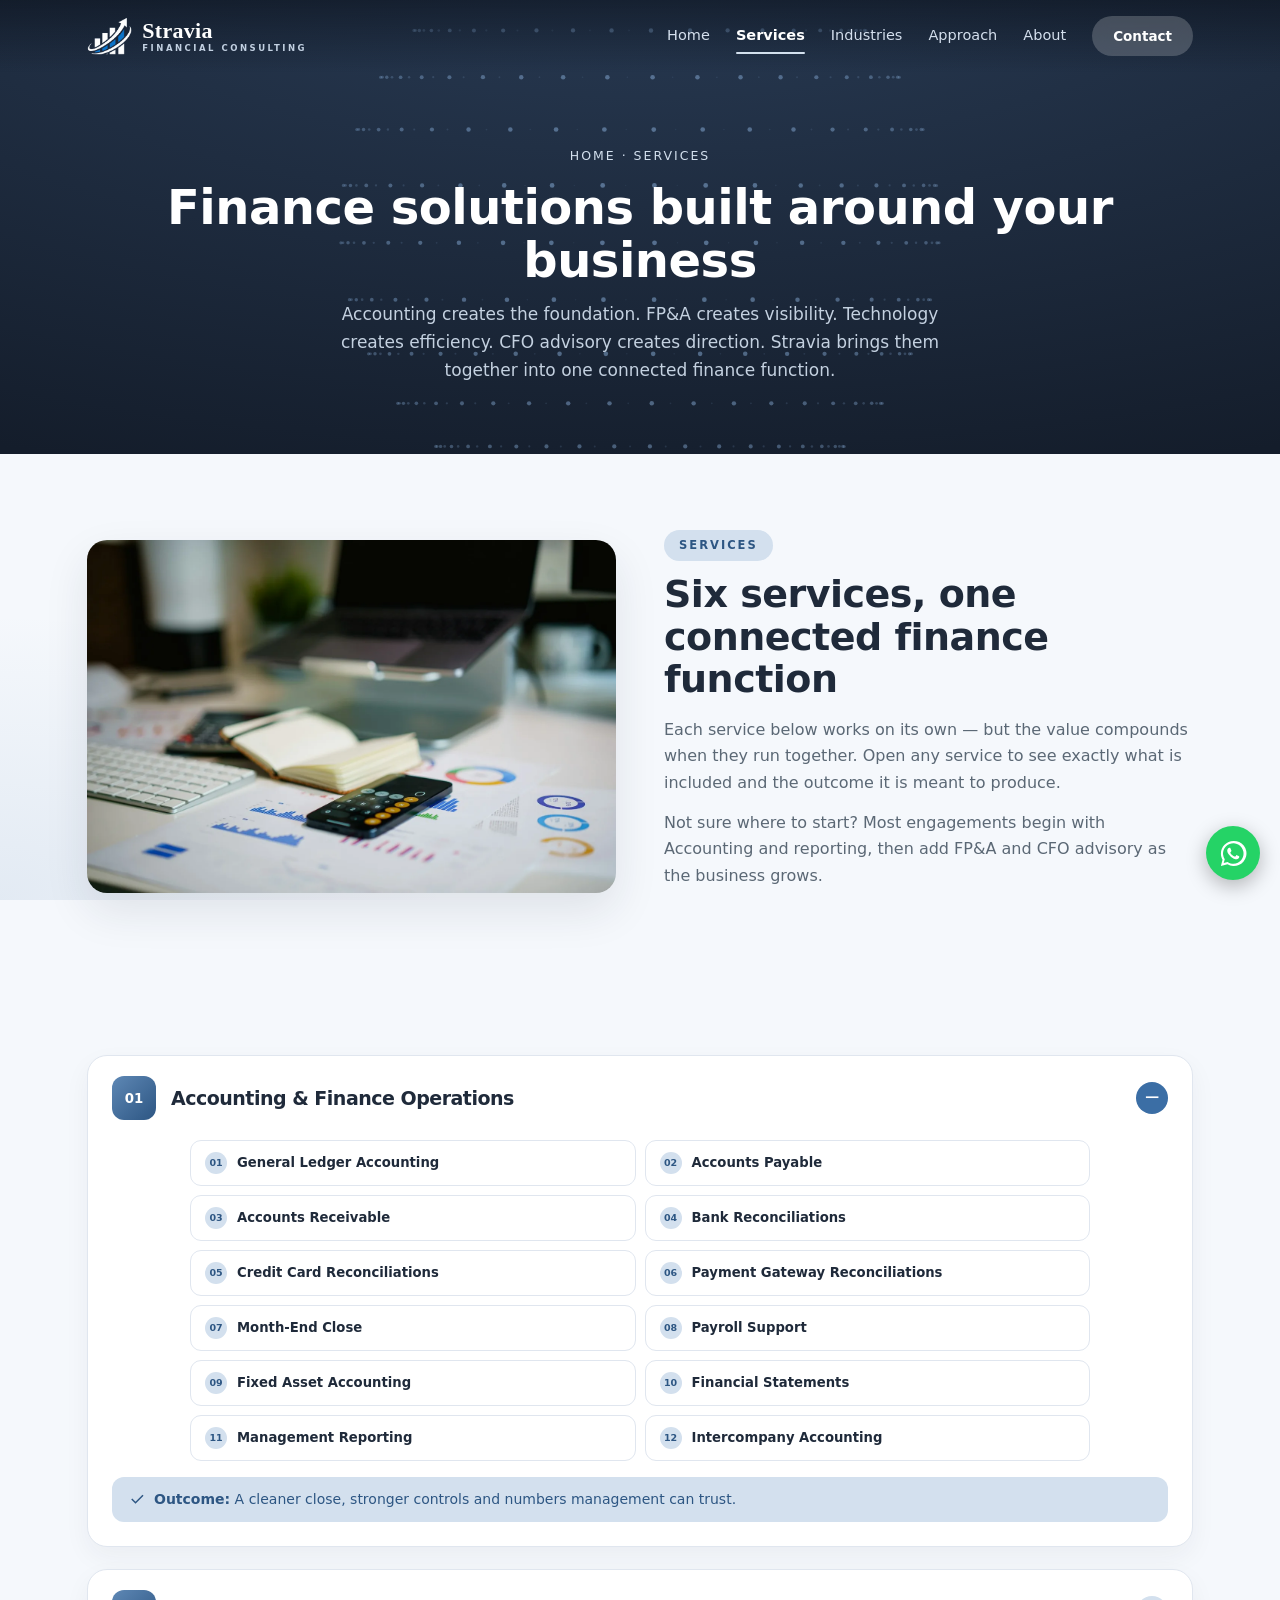
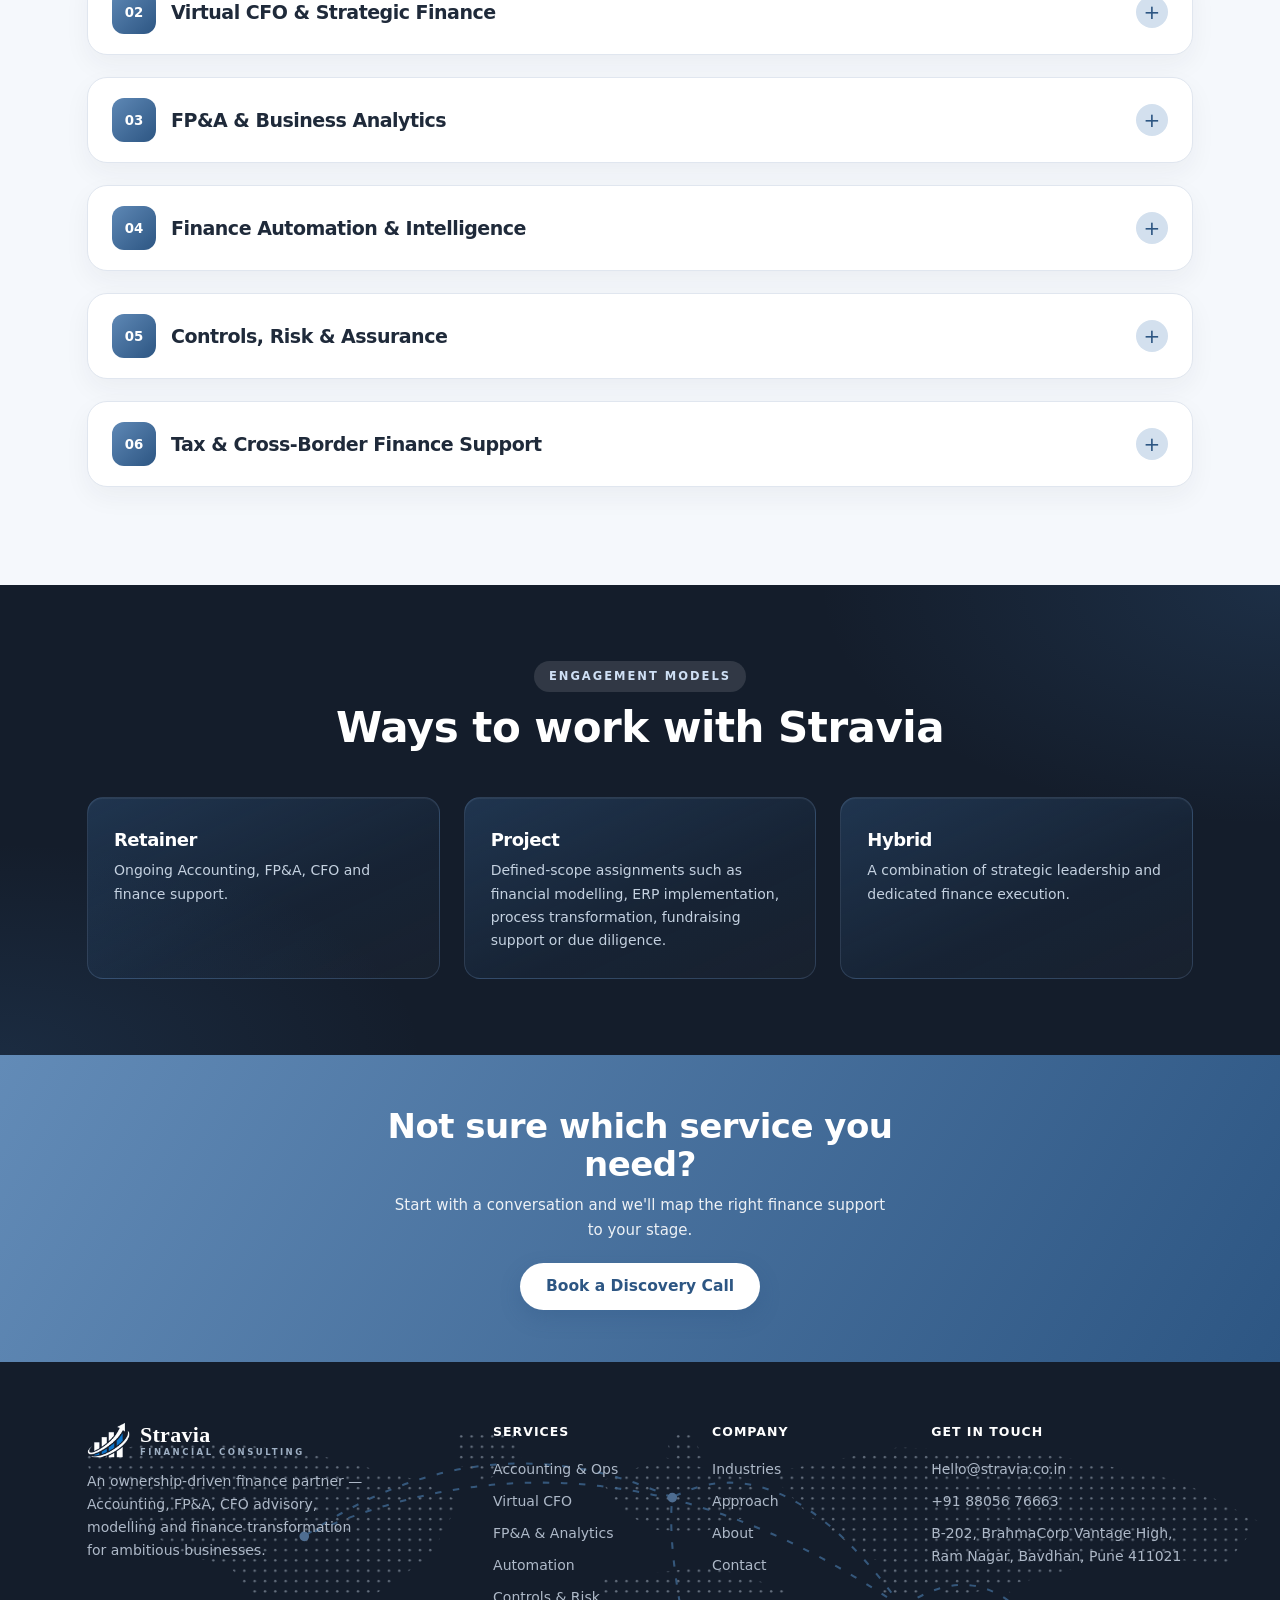
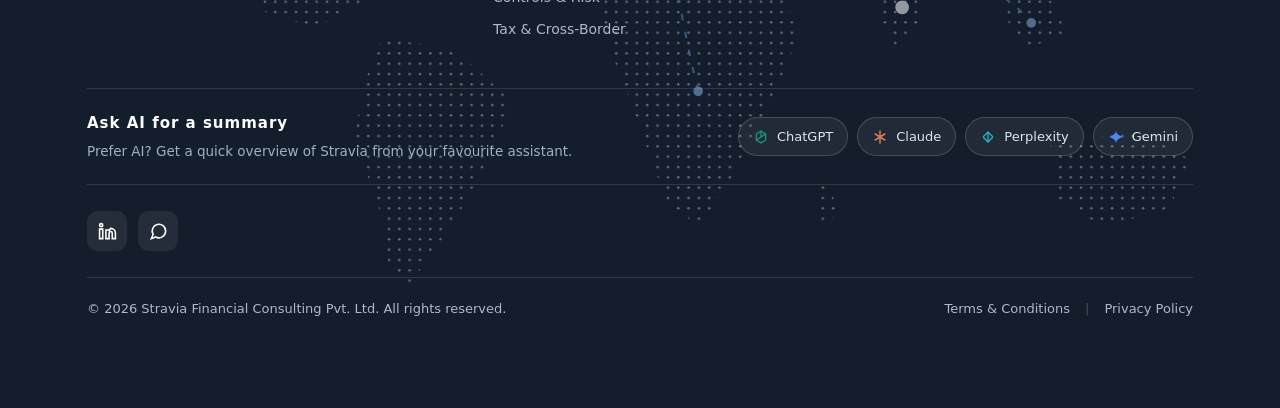
<file: services.html>
<!DOCTYPE html>
<html lang="en">
<head>
<meta charset="UTF-8">
<meta name="viewport" content="width=device-width, initial-scale=1.0">
<title>Services — Stravia Financial Consulting</title>
<meta name="description" content="Accounting, Virtual CFO, FP&A, finance automation, controls and cross-border finance — one connected finance function.">
<link rel="stylesheet" href="styles.css">
</head>
<body>

<header>
  <div class="wrap nav">
    <a class="brand" href="index.html"><img class="logo" src="assets/logo.webp" alt="Stravia Financial Consulting"><span class="word"><b>Stravia</b><span>Financial Consulting</span></span></a>
    <nav class="navlinks">
      <a href="index.html">Home</a><a href="services.html" class="active">Services</a><a href="industries.html">Industries</a>
      <a href="approach.html">Approach</a><a href="about.html">About</a><a href="contact.html" class="btn">Contact</a>
    </nav>
    <button class="hamb" onclick="toggleMenu()">&#9776;</button>
  </div>
  <div class="mobile"><a href="index.html">Home</a><a href="services.html">Services</a><a href="industries.html">Industries</a><a href="approach.html">Approach</a><a href="about.html">About</a><a href="contact.html">Contact</a></div>
</header>

<div class="banner">
  <canvas class="banner-canvas" aria-hidden="true"></canvas>
  <div class="wrap">
    <div class="crumb">Home · Services</div>
    <h1>Finance solutions built around your business</h1>
    <p>Accounting creates the foundation. FP&amp;A creates visibility. Technology creates efficiency. CFO advisory creates direction. Stravia brings them together into one connected finance function.</p>
  </div>
</div>

<section>
  <div class="wrap split">
    <img class="reveal" src="assets/services-analytics.webp" alt="Management reporting and financial analysis" loading="lazy">
    <div class="reveal">
      <div class="tag">Services</div>
      <h2>Six services, one connected finance function</h2>
      <p>Each service below works on its own &mdash; but the value compounds when they run together. Open any service to see exactly what is included and the outcome it is meant to produce.</p>
      <p>Not sure where to start? Most engagements begin with Accounting and reporting, then add FP&amp;A and CFO advisory as the business grows.</p>
    </div>
  </div>
</section>

<section>
  <div class="wrap">

    <div class="svc-block reveal open" id="accounting">
      <button class="svc-row" aria-expanded="true" aria-controls="p-accounting"><span class="num">01</span><h3>Accounting &amp; Finance Operations</h3><i class="cx">&minus;</i></button>
      <div class="svc-panel" id="p-accounting"><div class="inner"><div class="pad">
        <div class="tgrid tgrid-2 narrow"><div class="tcell"><i>01</i><span class="n">General Ledger Accounting</span></div><div class="tcell"><i>02</i><span class="n">Accounts Payable</span></div><div class="tcell"><i>03</i><span class="n">Accounts Receivable</span></div><div class="tcell"><i>04</i><span class="n">Bank Reconciliations</span></div><div class="tcell"><i>05</i><span class="n">Credit Card Reconciliations</span></div><div class="tcell"><i>06</i><span class="n">Payment Gateway Reconciliations</span></div><div class="tcell"><i>07</i><span class="n">Month-End Close</span></div><div class="tcell"><i>08</i><span class="n">Payroll Support</span></div><div class="tcell"><i>09</i><span class="n">Fixed Asset Accounting</span></div><div class="tcell"><i>10</i><span class="n">Financial Statements</span></div><div class="tcell"><i>11</i><span class="n">Management Reporting</span></div><div class="tcell"><i>12</i><span class="n">Intercompany Accounting</span></div></div><div class="outcome"><svg stroke-width="2" viewBox="0 0 24 24"><path d="M5 12l5 5L20 7"/></svg><span><b>Outcome:</b> A cleaner close, stronger controls and numbers management can trust.</span></div>
      </div></div></div>
    </div>

    <div class="svc-block reveal" id="virtual-cfo">
      <button class="svc-row" aria-expanded="false" aria-controls="p-virtual-cfo"><span class="num">02</span><h3>Virtual CFO &amp; Strategic Finance</h3><i class="cx">+</i></button>
      <div class="svc-panel" id="p-virtual-cfo"><div class="inner"><div class="pad">
        <div class="tgrid tgrid-2 narrow"><div class="tcell"><i>01</i><span class="n">Cash Flow Management</span></div><div class="tcell"><i>02</i><span class="n">Business Planning</span></div><div class="tcell"><i>03</i><span class="n">Financial Strategy</span></div><div class="tcell"><i>04</i><span class="n">Management Reviews</span></div><div class="tcell"><i>05</i><span class="n">Board Reporting</span></div><div class="tcell"><i>06</i><span class="n">Investor Reporting</span></div><div class="tcell"><i>07</i><span class="n">Capital Planning</span></div><div class="tcell"><i>08</i><span class="n">Profitability Analysis</span></div><div class="tcell"><i>09</i><span class="n">Working Capital Management</span></div><div class="tcell"><i>10</i><span class="n">Strategic Decision Support</span></div></div><div class="outcome"><svg stroke-width="2" viewBox="0 0 24 24"><path d="M5 12l5 5L20 7"/></svg><span><b>Outcome:</b> Better decisions backed by financial clarity.</span></div>
      </div></div></div>
    </div>

    <div class="svc-block reveal" id="fpa-analytics">
      <button class="svc-row" aria-expanded="false" aria-controls="p-fpa-analytics"><span class="num">03</span><h3>FP&amp;A &amp; Business Analytics</h3><i class="cx">+</i></button>
      <div class="svc-panel" id="p-fpa-analytics"><div class="inner"><div class="pad">
        <div class="tgrid tgrid-2 narrow"><div class="tcell"><i>01</i><span class="n">Annual Budgets</span></div><div class="tcell"><i>02</i><span class="n">Rolling Forecasts</span></div><div class="tcell"><i>03</i><span class="n">Scenario Planning</span></div><div class="tcell"><i>04</i><span class="n">Financial Models</span></div><div class="tcell"><i>05</i><span class="n">Variance Analysis</span></div><div class="tcell"><i>06</i><span class="n">KPI Frameworks</span></div><div class="tcell"><i>07</i><span class="n">Business Performance Reviews</span></div><div class="tcell"><i>08</i><span class="n">Power BI Dashboards</span></div><div class="tcell"><i>09</i><span class="n">Management Reporting</span></div><div class="tcell"><i>10</i><span class="n">Profitability Analysis</span></div><div class="tcell"><i>11</i><span class="n">Unit Economics</span></div></div><div class="outcome"><svg stroke-width="2" viewBox="0 0 24 24"><path d="M5 12l5 5L20 7"/></svg><span><b>Outcome:</b> A forward-looking view of the business — not simply a record of the past.</span></div>
      </div></div></div>
    </div>

    <div class="svc-block reveal" id="automation">
      <button class="svc-row" aria-expanded="false" aria-controls="p-automation"><span class="num">04</span><h3>Finance Automation &amp; Intelligence</h3><i class="cx">+</i></button>
      <div class="svc-panel" id="p-automation"><div class="inner"><div class="pad">
        <div class="tgrid tgrid-2 narrow"><div class="tcell"><i>01</i><span class="n">Excel Automation</span></div><div class="tcell"><i>02</i><span class="n">Power Query</span></div><div class="tcell"><i>03</i><span class="n">Power BI</span></div><div class="tcell"><i>04</i><span class="n">Workflow Automation</span></div><div class="tcell"><i>05</i><span class="n">Reporting Automation</span></div><div class="tcell"><i>06</i><span class="n">Data Consolidation</span></div><div class="tcell"><i>07</i><span class="n">Finance Process Improvement</span></div><div class="tcell"><i>08</i><span class="n">AI-Assisted Reporting</span></div><div class="tcell"><i>09</i><span class="n">Dashboard Development</span></div><div class="tcell"><i>10</i><span class="n">Finance System Integration</span></div></div><div class="outcome"><svg stroke-width="2" viewBox="0 0 24 24"><path d="M5 12l5 5L20 7"/></svg><span><b>Outcome:</b> Faster reporting, fewer manual errors and more time for high-value finance work.</span></div>
      </div></div></div>
    </div>

    <div class="svc-block reveal" id="controls-risk">
      <button class="svc-row" aria-expanded="false" aria-controls="p-controls-risk"><span class="num">05</span><h3>Controls, Risk &amp; Assurance</h3><i class="cx">+</i></button>
      <div class="svc-panel" id="p-controls-risk"><div class="inner"><div class="pad">
        <div class="tgrid tgrid-2 narrow"><div class="tcell"><i>01</i><span class="n">Internal Controls Review</span></div><div class="tcell"><i>02</i><span class="n">Process Review</span></div><div class="tcell"><i>03</i><span class="n">Risk Assessment</span></div><div class="tcell"><i>04</i><span class="n">Financial Health Assessment</span></div><div class="tcell"><i>05</i><span class="n">Audit Readiness</span></div><div class="tcell"><i>06</i><span class="n">Compliance Review</span></div><div class="tcell"><i>07</i><span class="n">SOP Development</span></div><div class="tcell"><i>08</i><span class="n">Control Frameworks</span></div><div class="tcell"><i>09</i><span class="n">Management Reporting Review</span></div></div><div class="outcome"><svg stroke-width="2" viewBox="0 0 24 24"><path d="M5 12l5 5L20 7"/></svg><span><b>Outcome:</b> Greater transparency, stronger governance and reduced financial risk.</span></div>
      </div></div></div>
    </div>

    <div class="svc-block reveal" id="tax-cross-border">
      <button class="svc-row" aria-expanded="false" aria-controls="p-tax-cross-border"><span class="num">06</span><h3>Tax &amp; Cross-Border Finance Support</h3><i class="cx">+</i></button>
      <div class="svc-panel" id="p-tax-cross-border"><div class="inner"><div class="pad">
        <div class="tgrid tgrid-2 narrow"><div class="tcell"><i>01</i><span class="n">Corporate Tax Support</span></div><div class="tcell"><i>02</i><span class="n">Cross-Border Compliance</span></div><div class="tcell"><i>03</i><span class="n">International Tax Coordination</span></div><div class="tcell"><i>04</i><span class="n">Transfer Pricing Support</span></div><div class="tcell"><i>05</i><span class="n">Tax Documentation</span></div><div class="tcell"><i>06</i><span class="n">Finance Data Preparation</span></div><div class="tcell"><i>07</i><span class="n">Advisor Coordination</span></div></div><div class="outcome"><svg stroke-width="2" viewBox="0 0 24 24"><path d="M5 12l5 5L20 7"/></svg><span><b>Outcome:</b> Better documentation, stronger coordination and improved readiness for international operations.</span></div>
      </div></div></div>
    </div>

  </div>
</section>

<!-- ENGAGEMENT MODELS -->
<section class="dark">
  <div class="wrap">
    <div class="shead reveal"><div class="tag">Engagement Models</div><h2>Ways to work with Stravia</h2></div>
    <div class="pillars">
      <div class="pillar reveal"><h3>Retainer</h3><p>Ongoing Accounting, FP&amp;A, CFO and finance support.</p></div>
      <div class="pillar reveal"><h3>Project</h3><p>Defined-scope assignments such as financial modelling, ERP implementation, process transformation, fundraising support or due diligence.</p></div>
      <div class="pillar reveal"><h3>Hybrid</h3><p>A combination of strategic leadership and dedicated finance execution.</p></div>
    </div>
  </div>
</section>

<section class="cta"><div class="wrap reveal"><h2>Not sure which service you need?</h2><p>Start with a conversation and we'll map the right finance support to your stage.</p><a href="contact.html" class="btn btn-lg">Book a Discovery Call</a></div></section>

<footer>
  <div class="footer-bg" aria-hidden="true"></div>
  <div class="wrap">
    <div class="fgrid">
      <div><a class="brand" href="index.html"><img class="logo" src="assets/logo.webp" alt="Stravia Financial Consulting"><span class="word"><b>Stravia</b><span>Financial Consulting</span></span></a>
        <p class="fabout">An ownership-driven finance partner — Accounting, FP&amp;A, CFO advisory, modelling and finance transformation for ambitious businesses.</p></div>
      <div><h5>Services</h5><a href="services.html">Accounting &amp; Ops</a><a href="services.html">Virtual CFO</a><a href="services.html">FP&amp;A &amp; Analytics</a><a href="services.html">Automation</a><a href="services.html">Controls &amp; Risk</a><a href="services.html">Tax &amp; Cross-Border</a></div>
      <div><h5>Company</h5><a href="industries.html">Industries</a><a href="approach.html">Approach</a><a href="about.html">About</a><a href="contact.html">Contact</a></div>
      <div><h5>Get in touch</h5><a href="mailto:Hello@stravia.co.in">Hello@stravia.co.in</a><a href="tel:+918805676663">+91 88056 76663</a><a href="https://www.google.com/maps/place/Vantage+High+by+BramhaCorp/@18.5209381,73.7767171,17z" target="_blank" rel="noopener">B-202, BrahmaCorp Vantage High, Ram Nagar, Bavdhan, Pune 411021</a></div>
    </div>
    <div class="ai-summary">
      <div><h5>Ask AI for a summary</h5><p>Prefer AI? Get a quick overview of Stravia from your favourite assistant.</p></div>
      <div class="ai-btns">
        <a class="ai-go" data-ai="chatgpt" href="https://chatgpt.com" target="_blank" rel="noopener"><svg class="ai-ic" viewBox="0 0 24 24" fill="none" stroke="#10a37f" stroke-width="1.8" stroke-linejoin="round"><path d="M12 3 L19 7.5 V16.5 L12 21 L5 16.5 V7.5 Z"/><path d="M12 3 V12 M12 12 L19 7.5 M12 12 L5 16.5"/></svg>ChatGPT</a>
        <a class="ai-go" data-ai="claude" href="https://claude.ai" target="_blank" rel="noopener"><svg class="ai-ic" viewBox="0 0 24 24" fill="none" stroke="#d97757" stroke-width="2.3" stroke-linecap="round"><path d="M12 3v18M4.8 7.5l14.4 9M19.2 7.5l-14.4 9"/></svg>Claude</a>
        <a class="ai-go" data-ai="perplexity" href="https://www.perplexity.ai" target="_blank" rel="noopener"><svg class="ai-ic" viewBox="0 0 24 24" fill="none" stroke="#20b8cd" stroke-width="1.9"><rect x="6.7" y="6.7" width="10.6" height="10.6" rx="1.5" transform="rotate(45 12 12)"/><path d="M12 3.5v17"/></svg>Perplexity</a>
        <a class="ai-go" data-ai="gemini" href="https://gemini.google.com" target="_blank" rel="noopener"><svg class="ai-ic" viewBox="0 0 24 24" fill="#4f86f7"><path d="M12 2c.5 5 2.5 7 10 10-7.5 3-9.5 5-10 10-.5-5-2.5-7-10-10 7.5-3 9.5-5 10-10z"/></svg>Gemini</a>
      </div>
    </div>
    <div class="fsocials">
      <a href="https://www.linkedin.com/company/stravia-fin-co/home/" target="_blank" rel="noopener" title="Stravia on LinkedIn" aria-label="LinkedIn"><svg viewBox="0 0 24 24" stroke-width="2"><path d="M16 8a6 6 0 016 6v7h-4v-7a2 2 0 00-4 0v7h-4v-11h4v1.5A6 6 0 0116 8zM2 9h4v12H2zM4 2a2 2 0 110 4 2 2 0 010-4z"/></svg></a>
      <a href="https://wa.me/918805676663" target="_blank" rel="noopener" title="Message us on WhatsApp" aria-label="WhatsApp"><svg viewBox="0 0 24 24" stroke-width="2"><path d="M21 11.5a8.5 8.5 0 01-12.6 7.4L3 21l2.2-5.3A8.5 8.5 0 1121 11.5z"/></svg></a>
    </div>
    <div class="fbot"><span>© <span class="year">2026</span> Stravia Financial Consulting Pvt. Ltd. All rights reserved.</span><span class="flinks"><a href="terms.html">Terms &amp; Conditions</a><i aria-hidden="true">|</i><a href="privacy.html">Privacy Policy</a></span></div>
  </div>
</footer>

<!-- floating WhatsApp button -->
<a class="wa-float" href="https://wa.me/918805676663" target="_blank" rel="noopener" aria-label="Message Stravia on WhatsApp" title="Message us on WhatsApp">
  <svg viewBox="0 0 32 32" aria-hidden="true"><path d="M16 3C8.8 3 3 8.8 3 16c0 2.3.6 4.5 1.7 6.4L3 29l6.8-1.8A13 13 0 1016 3zm0 23.6c-2 0-4-.5-5.7-1.6l-.4-.2-4 1 1.1-3.9-.3-.4A10.6 10.6 0 1116 26.6zm5.8-7.9c-.3-.2-1.9-.9-2.2-1s-.5-.2-.7.2-.8 1-1 1.2-.4.2-.7.1a8.7 8.7 0 01-2.6-1.6 9.7 9.7 0 01-1.8-2.2c-.2-.3 0-.5.1-.7l.5-.6.4-.6v-.6l-1-2.3c-.2-.6-.5-.5-.7-.5h-.6a1.2 1.2 0 00-.9.4 3.6 3.6 0 00-1.1 2.7 6.3 6.3 0 001.3 3.3 14.3 14.3 0 005.5 4.8c2.2.9 2.7.8 3.2.7a3.2 3.2 0 002.2-1.5 2.7 2.7 0 00.2-1.5c-.1-.2-.3-.3-.6-.4z"/></svg>
</a>

<script src="script.js"></script>
</body>
</html>
</file>
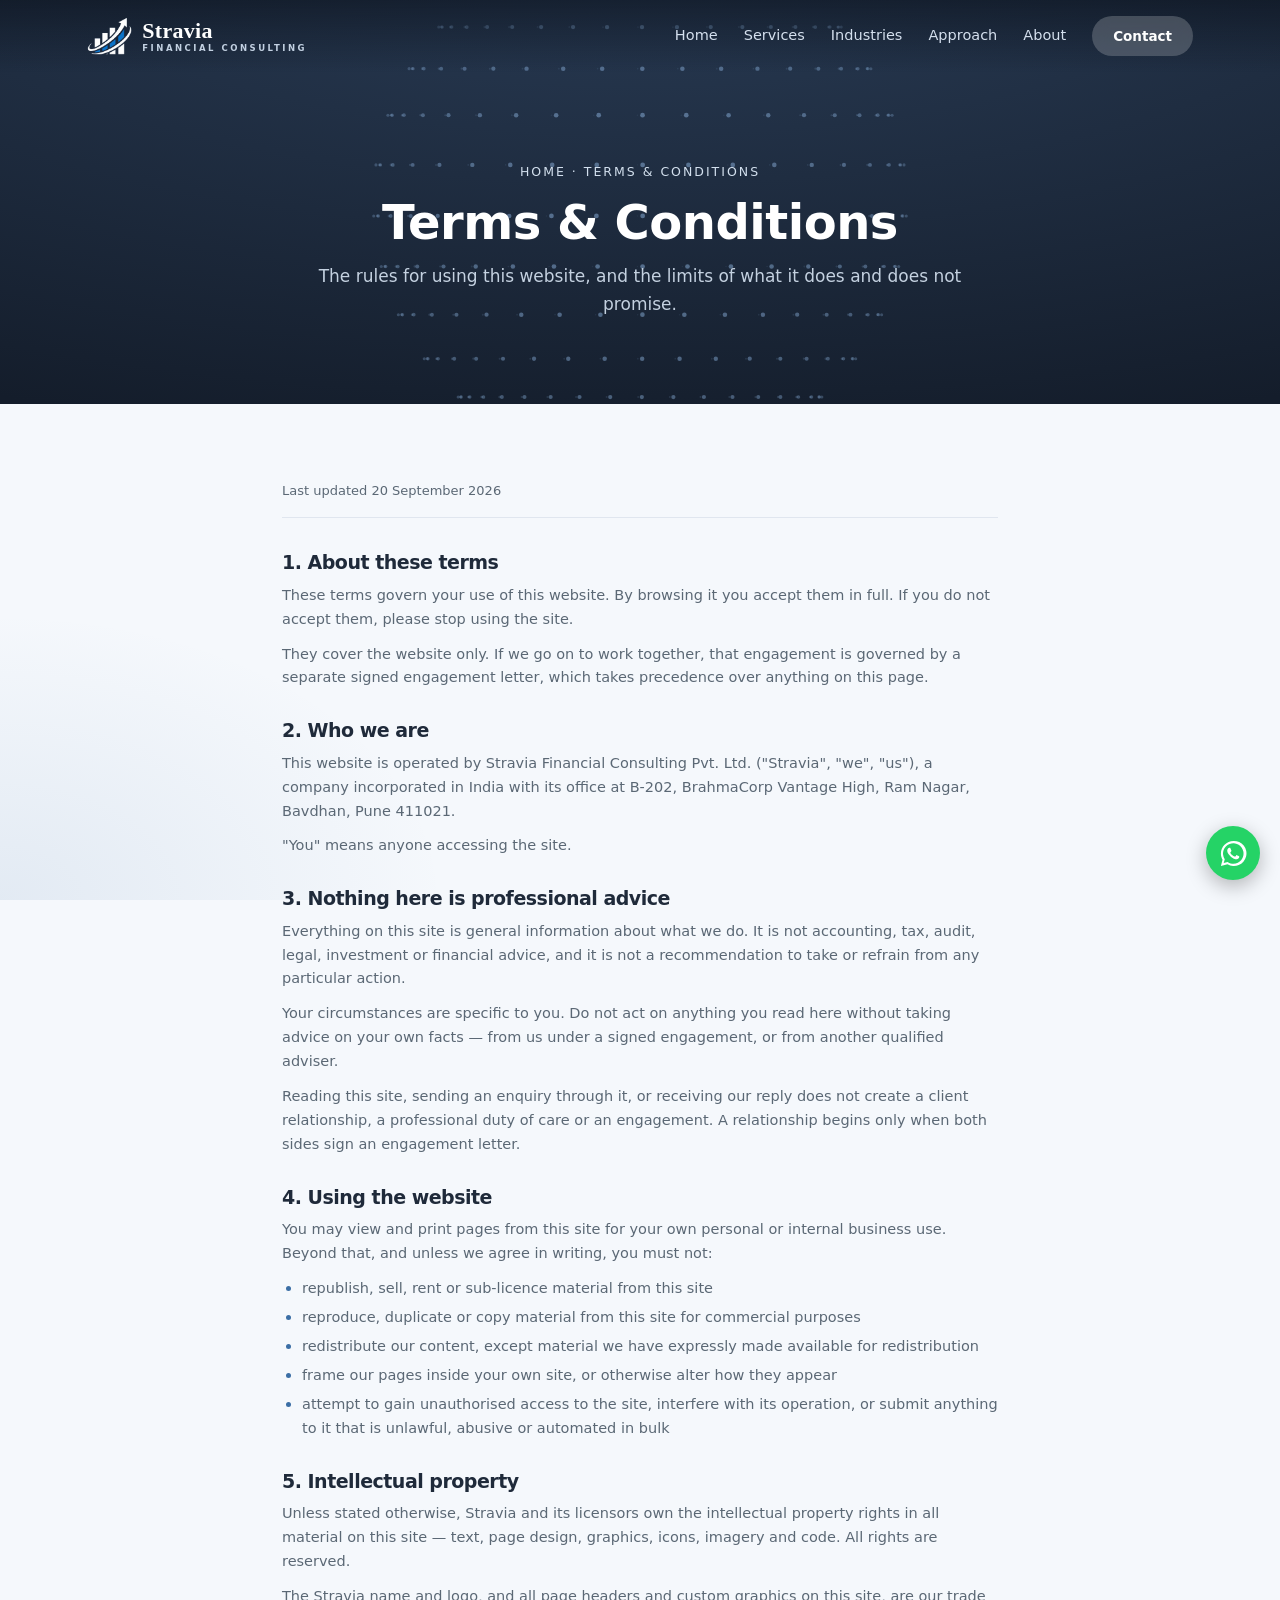
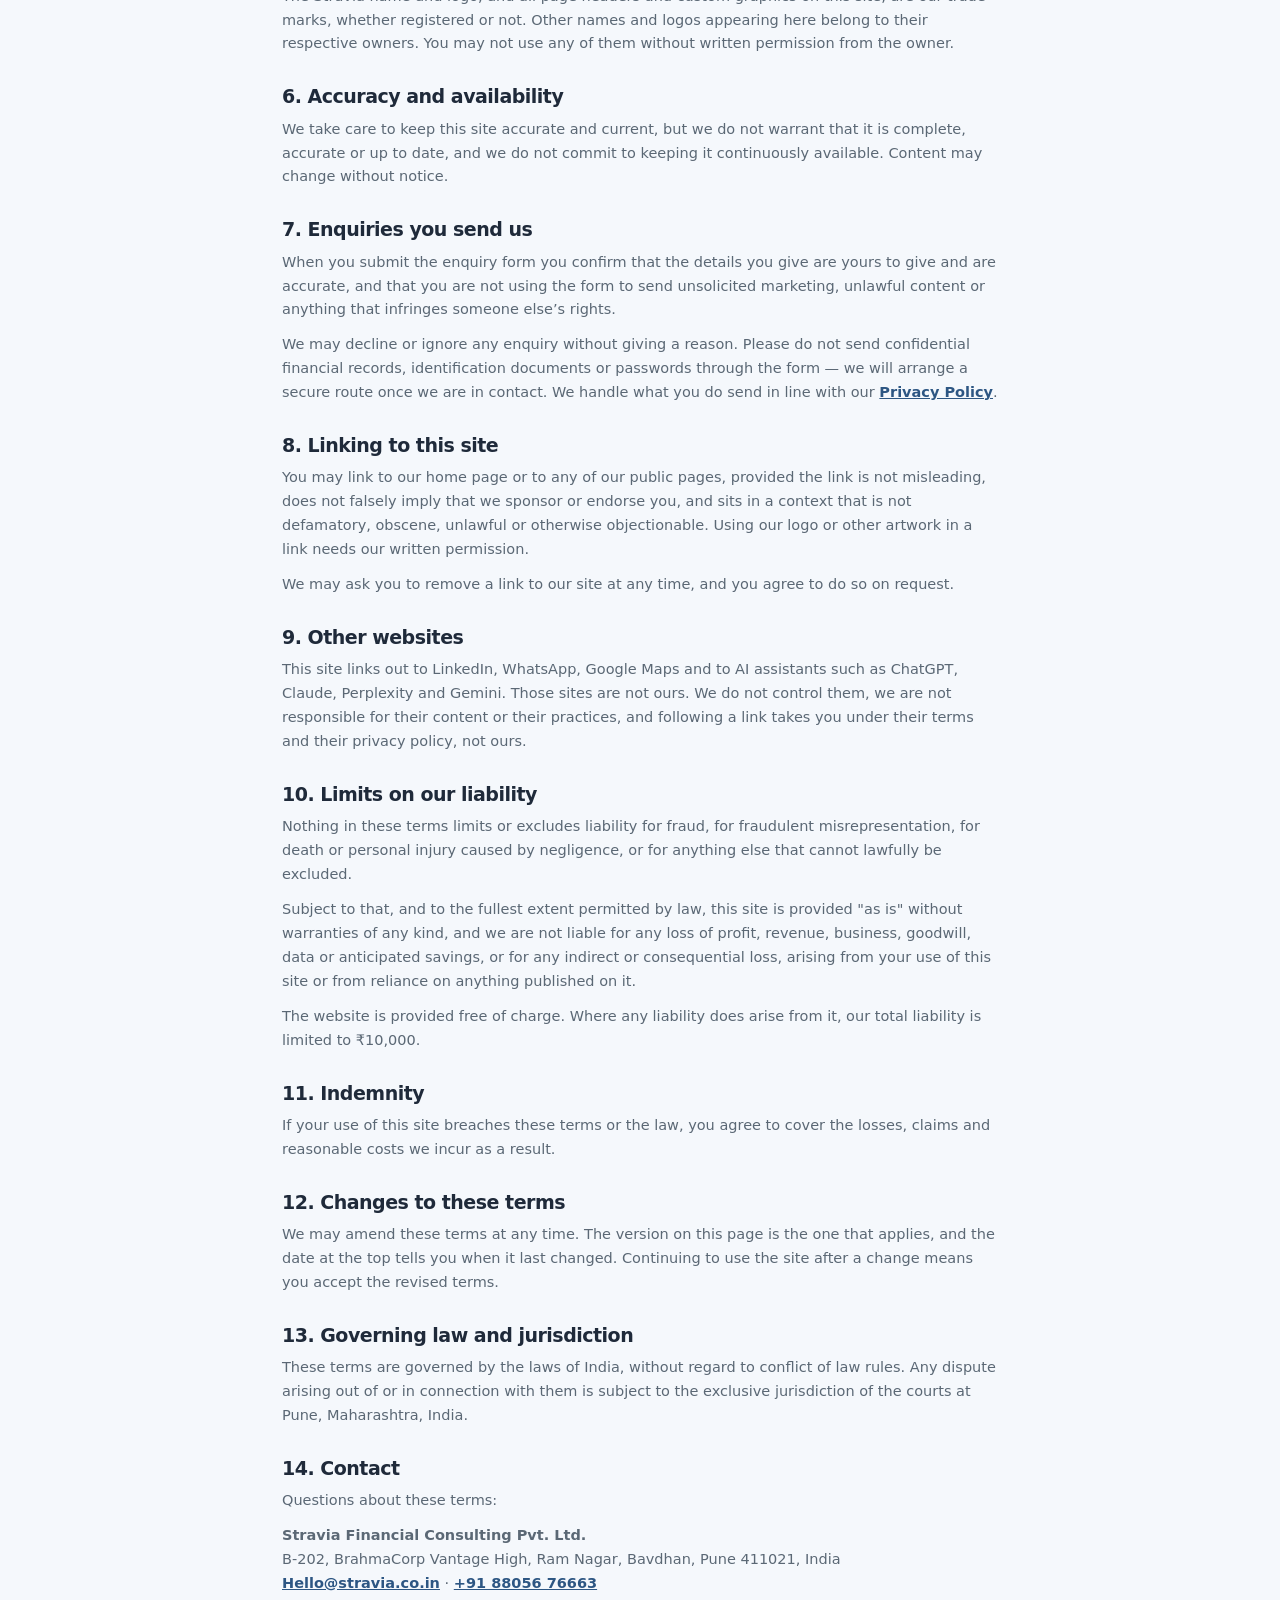
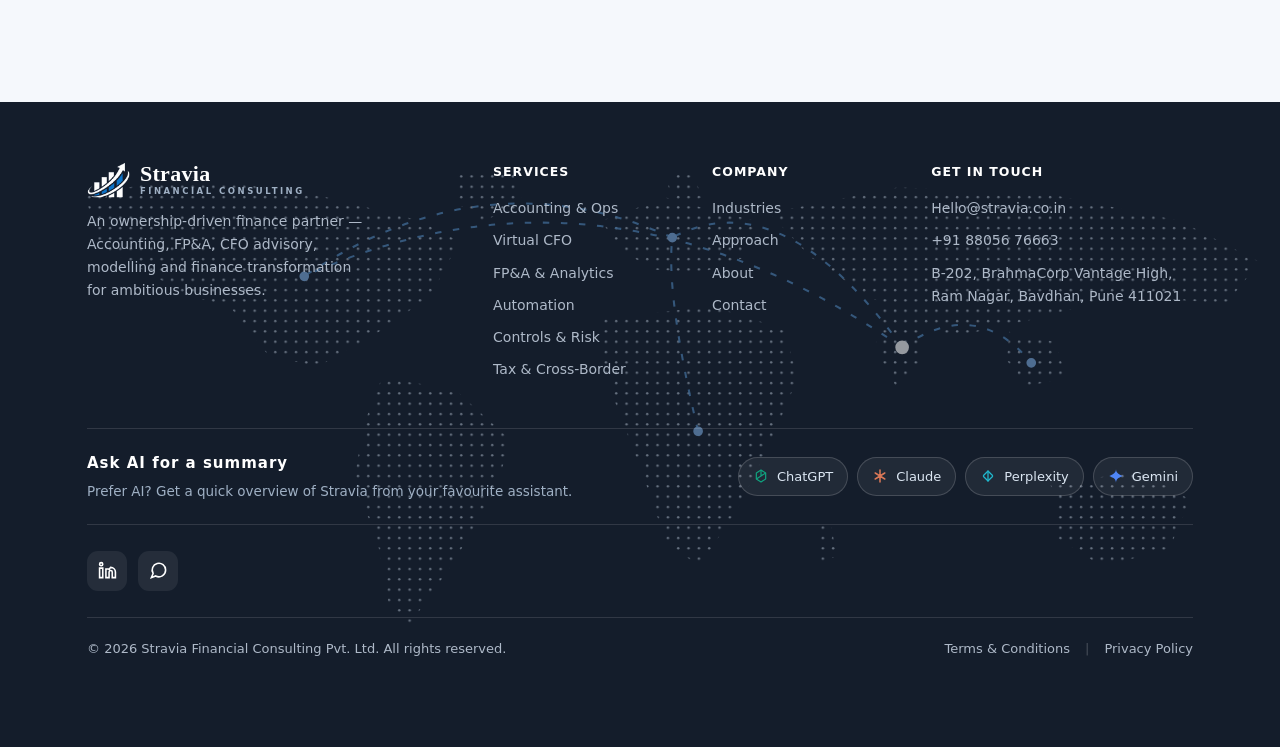
<file: terms.html>
<!DOCTYPE html>
<html lang="en">
<head>
<meta charset="UTF-8">
<meta name="viewport" content="width=device-width, initial-scale=1.0">
<title>Terms &amp; Conditions — Stravia Financial Consulting</title>
<meta name="description" content="The terms on which Stravia Financial Consulting makes this website available, including intellectual property, disclaimers and governing law.">
<meta name="robots" content="noindex">
<link rel="stylesheet" href="styles.css">
</head>
<body>

<header>
  <div class="wrap nav">
    <a class="brand" href="index.html"><img class="logo" src="assets/logo.webp" alt="Stravia Financial Consulting"><span class="word"><b>Stravia</b><span>Financial Consulting</span></span></a>
    <nav class="navlinks">
      <a href="index.html">Home</a><a href="services.html">Services</a><a href="industries.html">Industries</a>
      <a href="approach.html">Approach</a><a href="about.html">About</a><a href="contact.html" class="btn">Contact</a>
    </nav>
    <button class="hamb" onclick="toggleMenu()">&#9776;</button>
  </div>
  <div class="mobile"><a href="index.html">Home</a><a href="services.html">Services</a><a href="industries.html">Industries</a><a href="approach.html">Approach</a><a href="about.html">About</a><a href="contact.html">Contact</a></div>
</header>

<div class="banner">
  <canvas class="banner-canvas" aria-hidden="true"></canvas>
  <div class="wrap">
    <div class="crumb">Home &middot; Terms &amp; Conditions</div>
    <h1>Terms &amp; Conditions</h1>
    <p>The rules for using this website, and the limits of what it does and does not promise.</p>
  </div>
</div>

<section>
  <div class="wrap policy">
    <p class="policy-meta">Last updated 20 September 2026</p>
      <section class="policy-block reveal"><h2>1. About these terms</h2><p>These terms govern your use of this website. By browsing it you accept them in full. If you do not accept them, please stop using the site.</p><p>They cover the website only. If we go on to work together, that engagement is governed by a separate signed engagement letter, which takes precedence over anything on this page.</p></section>
      <section class="policy-block reveal"><h2>2. Who we are</h2><p>This website is operated by Stravia Financial Consulting Pvt. Ltd. ("Stravia", "we", "us"), a company incorporated in India with its office at B-202, BrahmaCorp Vantage High, Ram Nagar, Bavdhan, Pune 411021.</p><p>"You" means anyone accessing the site.</p></section>
      <section class="policy-block reveal"><h2>3. Nothing here is professional advice</h2><p>Everything on this site is general information about what we do. It is not accounting, tax, audit, legal, investment or financial advice, and it is not a recommendation to take or refrain from any particular action.</p><p>Your circumstances are specific to you. Do not act on anything you read here without taking advice on your own facts — from us under a signed engagement, or from another qualified adviser.</p><p>Reading this site, sending an enquiry through it, or receiving our reply does not create a client relationship, a professional duty of care or an engagement. A relationship begins only when both sides sign an engagement letter.</p></section>
      <section class="policy-block reveal"><h2>4. Using the website</h2><p>You may view and print pages from this site for your own personal or internal business use. Beyond that, and unless we agree in writing, you must not:</p><ul class="plist"><li>republish, sell, rent or sub-licence material from this site</li><li>reproduce, duplicate or copy material from this site for commercial purposes</li><li>redistribute our content, except material we have expressly made available for redistribution</li><li>frame our pages inside your own site, or otherwise alter how they appear</li><li>attempt to gain unauthorised access to the site, interfere with its operation, or submit anything to it that is unlawful, abusive or automated in bulk</li></ul></section>
      <section class="policy-block reveal"><h2>5. Intellectual property</h2><p>Unless stated otherwise, Stravia and its licensors own the intellectual property rights in all material on this site — text, page design, graphics, icons, imagery and code. All rights are reserved.</p><p>The Stravia name and logo, and all page headers and custom graphics on this site, are our trade marks, whether registered or not. Other names and logos appearing here belong to their respective owners. You may not use any of them without written permission from the owner.</p></section>
      <section class="policy-block reveal"><h2>6. Accuracy and availability</h2><p>We take care to keep this site accurate and current, but we do not warrant that it is complete, accurate or up to date, and we do not commit to keeping it continuously available. Content may change without notice.</p></section>
      <section class="policy-block reveal"><h2>7. Enquiries you send us</h2><p>When you submit the enquiry form you confirm that the details you give are yours to give and are accurate, and that you are not using the form to send unsolicited marketing, unlawful content or anything that infringes someone else’s rights.</p><p>We may decline or ignore any enquiry without giving a reason. Please do not send confidential financial records, identification documents or passwords through the form — we will arrange a secure route once we are in contact. We handle what you do send in line with our <a href="privacy.html">Privacy Policy</a>.</p></section>
      <section class="policy-block reveal"><h2>8. Linking to this site</h2><p>You may link to our home page or to any of our public pages, provided the link is not misleading, does not falsely imply that we sponsor or endorse you, and sits in a context that is not defamatory, obscene, unlawful or otherwise objectionable. Using our logo or other artwork in a link needs our written permission.</p><p>We may ask you to remove a link to our site at any time, and you agree to do so on request.</p></section>
      <section class="policy-block reveal"><h2>9. Other websites</h2><p>This site links out to LinkedIn, WhatsApp, Google Maps and to AI assistants such as ChatGPT, Claude, Perplexity and Gemini. Those sites are not ours. We do not control them, we are not responsible for their content or their practices, and following a link takes you under their terms and their privacy policy, not ours.</p></section>
      <section class="policy-block reveal"><h2>10. Limits on our liability</h2><p>Nothing in these terms limits or excludes liability for fraud, for fraudulent misrepresentation, for death or personal injury caused by negligence, or for anything else that cannot lawfully be excluded.</p><p>Subject to that, and to the fullest extent permitted by law, this site is provided "as is" without warranties of any kind, and we are not liable for any loss of profit, revenue, business, goodwill, data or anticipated savings, or for any indirect or consequential loss, arising from your use of this site or from reliance on anything published on it.</p><p>The website is provided free of charge. Where any liability does arise from it, our total liability is limited to ₹10,000.</p></section>
      <section class="policy-block reveal"><h2>11. Indemnity</h2><p>If your use of this site breaches these terms or the law, you agree to cover the losses, claims and reasonable costs we incur as a result.</p></section>
      <section class="policy-block reveal"><h2>12. Changes to these terms</h2><p>We may amend these terms at any time. The version on this page is the one that applies, and the date at the top tells you when it last changed. Continuing to use the site after a change means you accept the revised terms.</p></section>
      <section class="policy-block reveal"><h2>13. Governing law and jurisdiction</h2><p>These terms are governed by the laws of India, without regard to conflict of law rules. Any dispute arising out of or in connection with them is subject to the exclusive jurisdiction of the courts at Pune, Maharashtra, India.</p></section>
      <section class="policy-block reveal"><h2>14. Contact</h2>
        <p>Questions about these terms:</p>
        <p><strong>Stravia Financial Consulting Pvt. Ltd.</strong><br>
        B-202, BrahmaCorp Vantage High, Ram Nagar, Bavdhan, Pune 411021, India<br>
        <a href="mailto:Hello@stravia.co.in">Hello@stravia.co.in</a> &middot; <a href="tel:+918805676663">+91 88056 76663</a></p>
      </section>
  </div>
</section>

<footer>
  <div class="footer-bg" aria-hidden="true"></div>
  <div class="wrap">
    <div class="fgrid">
      <div><a class="brand" href="index.html"><img class="logo" src="assets/logo.webp" alt="Stravia Financial Consulting"><span class="word"><b>Stravia</b><span>Financial Consulting</span></span></a>
        <p class="fabout">An ownership-driven finance partner — Accounting, FP&amp;A, CFO advisory, modelling and finance transformation for ambitious businesses.</p></div>
      <div><h5>Services</h5><a href="services.html">Accounting &amp; Ops</a><a href="services.html">Virtual CFO</a><a href="services.html">FP&amp;A &amp; Analytics</a><a href="services.html">Automation</a><a href="services.html">Controls &amp; Risk</a><a href="services.html">Tax &amp; Cross-Border</a></div>
      <div><h5>Company</h5><a href="industries.html">Industries</a><a href="approach.html">Approach</a><a href="about.html">About</a><a href="contact.html">Contact</a></div>
      <div><h5>Get in touch</h5><a href="mailto:Hello@stravia.co.in">Hello@stravia.co.in</a><a href="tel:+918805676663">+91 88056 76663</a><a href="https://www.google.com/maps/place/Vantage+High+by+BramhaCorp/@18.5209381,73.7767171,17z" target="_blank" rel="noopener">B-202, BrahmaCorp Vantage High, Ram Nagar, Bavdhan, Pune 411021</a></div>
    </div>
    <div class="ai-summary">
      <div><h5>Ask AI for a summary</h5><p>Prefer AI? Get a quick overview of Stravia from your favourite assistant.</p></div>
      <div class="ai-btns">
        <a class="ai-go" data-ai="chatgpt" href="https://chatgpt.com" target="_blank" rel="noopener"><svg class="ai-ic" viewBox="0 0 24 24" fill="none" stroke="#10a37f" stroke-width="1.8" stroke-linejoin="round"><path d="M12 3 L19 7.5 V16.5 L12 21 L5 16.5 V7.5 Z"/><path d="M12 3 V12 M12 12 L19 7.5 M12 12 L5 16.5"/></svg>ChatGPT</a>
        <a class="ai-go" data-ai="claude" href="https://claude.ai" target="_blank" rel="noopener"><svg class="ai-ic" viewBox="0 0 24 24" fill="none" stroke="#d97757" stroke-width="2.3" stroke-linecap="round"><path d="M12 3v18M4.8 7.5l14.4 9M19.2 7.5l-14.4 9"/></svg>Claude</a>
        <a class="ai-go" data-ai="perplexity" href="https://www.perplexity.ai" target="_blank" rel="noopener"><svg class="ai-ic" viewBox="0 0 24 24" fill="none" stroke="#20b8cd" stroke-width="1.9"><rect x="6.7" y="6.7" width="10.6" height="10.6" rx="1.5" transform="rotate(45 12 12)"/><path d="M12 3.5v17"/></svg>Perplexity</a>
        <a class="ai-go" data-ai="gemini" href="https://gemini.google.com" target="_blank" rel="noopener"><svg class="ai-ic" viewBox="0 0 24 24" fill="#4f86f7"><path d="M12 2c.5 5 2.5 7 10 10-7.5 3-9.5 5-10 10-.5-5-2.5-7-10-10 7.5-3 9.5-5 10-10z"/></svg>Gemini</a>
      </div>
    </div>
    <div class="fsocials">
      <a href="https://www.linkedin.com/company/stravia-fin-co/home/" target="_blank" rel="noopener" title="Stravia on LinkedIn" aria-label="LinkedIn"><svg viewBox="0 0 24 24" stroke-width="2"><path d="M16 8a6 6 0 016 6v7h-4v-7a2 2 0 00-4 0v7h-4v-11h4v1.5A6 6 0 0116 8zM2 9h4v12H2zM4 2a2 2 0 110 4 2 2 0 010-4z"/></svg></a>
      <a href="https://wa.me/918805676663" target="_blank" rel="noopener" title="Message us on WhatsApp" aria-label="WhatsApp"><svg viewBox="0 0 24 24" stroke-width="2"><path d="M21 11.5a8.5 8.5 0 01-12.6 7.4L3 21l2.2-5.3A8.5 8.5 0 1121 11.5z"/></svg></a>
    </div>
    <div class="fbot"><span>© <span class="year">2026</span> Stravia Financial Consulting Pvt. Ltd. All rights reserved.</span><span class="flinks"><a href="terms.html">Terms &amp; Conditions</a><i aria-hidden="true">|</i><a href="privacy.html">Privacy Policy</a></span></div>
  </div>
</footer>

<!-- floating WhatsApp button -->
<a class="wa-float" href="https://wa.me/918805676663" target="_blank" rel="noopener" aria-label="Message Stravia on WhatsApp" title="Message us on WhatsApp">
  <svg viewBox="0 0 32 32" aria-hidden="true"><path d="M16 3C8.8 3 3 8.8 3 16c0 2.3.6 4.5 1.7 6.4L3 29l6.8-1.8A13 13 0 1016 3zm0 23.6c-2 0-4-.5-5.7-1.6l-.4-.2-4 1 1.1-3.9-.3-.4A10.6 10.6 0 1116 26.6zm5.8-7.9c-.3-.2-1.9-.9-2.2-1s-.5-.2-.7.2-.8 1-1 1.2-.4.2-.7.1a8.7 8.7 0 01-2.6-1.6 9.7 9.7 0 01-1.8-2.2c-.2-.3 0-.5.1-.7l.5-.6.4-.6v-.6l-1-2.3c-.2-.6-.5-.5-.7-.5h-.6a1.2 1.2 0 00-.9.4 3.6 3.6 0 00-1.1 2.7 6.3 6.3 0 001.3 3.3 14.3 14.3 0 005.5 4.8c2.2.9 2.7.8 3.2.7a3.2 3.2 0 002.2-1.5 2.7 2.7 0 00.2-1.5c-.1-.2-.3-.3-.6-.4z"/></svg>
</a>

<script src="script.js"></script>
</body>
</html>
</file>
<file: styles.css>
/* ============================================================
   STRAVIA FINANCIAL CONSULTING — stylesheet
   Theme is driven by CSS variables (see script.js theme switcher).
   Default theme below = "Steel Blue" (recommended).
   ============================================================ */
:root{
  --bg:#f5f8fc; --surface:#ffffff; --ink:#1f2a3a; --muted:#5b6875;
  --accent:#3b6ea5; --accent-dark:#2d5683; --accent-soft:#d3e0ee;
  --on-accent:#ffffff; --line:#e0e6ef;
  --d1:#2a3d57; --d2:#141d2b;            /* dark-section gradient stops */
  --shadow:0 18px 44px rgba(31,42,58,.10);
  --radius:20px;
}
*{box-sizing:border-box;margin:0;padding:0}
html{scroll-behavior:smooth;-webkit-text-size-adjust:100%;text-size-adjust:100%}
html,body{overflow-x:hidden}
body{
  font-family:"Poppins","Segoe UI",system-ui,-apple-system,sans-serif;
  color:var(--ink);background:var(--bg);line-height:1.65;-webkit-font-smoothing:antialiased;
  background-image:
    radial-gradient(70% 55% at 100% 0%, color-mix(in srgb, var(--accent) 12%, transparent), transparent 58%),
    radial-gradient(60% 55% at 0% 100%, color-mix(in srgb, var(--accent) 10%, transparent), transparent 58%);
  background-attachment:fixed;background-repeat:no-repeat;
}
h1,h2,h3{line-height:1.12;font-weight:700;letter-spacing:-.5px}
a{color:inherit;text-decoration:none}
img{max-width:100%;display:block}
ul{list-style:none}
.wrap{max-width:1150px;margin:0 auto;padding:0 22px}
section{padding:76px 0}
.tag{display:inline-block;color:var(--accent-dark);background:var(--accent-soft);font-weight:700;
  letter-spacing:2px;font-size:11.5px;text-transform:uppercase;padding:6px 15px;border-radius:40px}
.dark .tag{background:rgba(255,255,255,.12);color:#cfe0f5}
.shead{text-align:center;max-width:720px;margin:0 auto 46px}
.shead h2{font-size:clamp(26px,4.4vw,42px);margin-top:12px}
.shead p{color:var(--muted);margin-top:14px;font-size:clamp(15px,2vw,17px)}
.dark .shead p{color:#c4d1e0}

/* ---------- Buttons ---------- */
.btn{display:inline-flex;align-items:center;gap:8px;background:linear-gradient(135deg,color-mix(in srgb,var(--accent) 82%,#fff),var(--accent-dark));
  color:var(--on-accent);font-weight:600;padding:12px 26px;border-radius:40px;font-size:14.5px;border:none;cursor:pointer;
  box-shadow:0 8px 20px color-mix(in srgb,var(--accent-dark) 30%,transparent);transition:transform .25s cubic-bezier(.16,1,.3,1),box-shadow .25s}
.btn:hover{transform:translateY(-3px);box-shadow:0 14px 30px color-mix(in srgb,var(--accent-dark) 42%,transparent)}
.btn-lg{padding:15px 34px;font-size:15.5px}
.btn-outline{background:transparent;color:var(--ink);border:1.5px solid var(--line);box-shadow:none}
.btn-outline:hover{background:var(--ink);color:#fff;border-color:var(--ink)}

/* ---------- Brand / logo (SVG adapts to theme) ---------- */
.brand{display:flex;align-items:center;gap:10px;font-weight:700}
.brand .logo{height:34px;width:auto;flex:none;background:var(--ink);padding:5px 8px;border-radius:9px}
footer .brand .logo{height:36px;background:transparent;padding:0}
.brand .word{display:flex;flex-direction:column;line-height:1}
.brand .word b{font-family:Georgia,"Times New Roman",serif;font-size:22px;letter-spacing:.3px;color:var(--ink)}
.brand .word span{font-size:8.5px;letter-spacing:2.5px;text-transform:uppercase;color:var(--muted);margin-top:2px}

/* ---------- Nav (transparent over the hero, solid theme colour once scrolled) ---------- */
header{position:fixed;top:0;left:0;right:0;z-index:100;background:transparent;border-bottom:none;
  transition:background .3s ease,box-shadow .3s ease}
/* soft scrim so the logo/menu stay readable on top of the hero photo/video */
header::before{content:"";position:absolute;inset:0;pointer-events:none;z-index:-1;opacity:1;transition:opacity .3s ease;
  background:linear-gradient(180deg,rgba(10,16,26,.58),rgba(10,16,26,0))}
header.scrolled::before{opacity:0}
header.scrolled{background:var(--d2);box-shadow:0 6px 22px rgba(0,0,0,.28)}
.nav{display:flex;align-items:center;height:72px;gap:13px}
.nav .brand{margin-right:auto}
header .brand .logo{background:transparent;padding:0;height:38px}
header .brand .word b{color:#fff}
header .brand .word span{color:#c3d1e2}
.navlinks{display:flex;gap:26px;align-items:center;font-size:14.5px;font-weight:500}
.navlinks a{color:#d5e0ee;transition:.15s;position:relative;padding:4px 0;white-space:nowrap}
.navlinks a:hover{color:#fff}
.navlinks a.active{color:#fff;font-weight:600}
.navlinks a.active::after{content:"";position:absolute;left:0;right:0;bottom:-2px;height:2px;background:var(--accent-soft);border-radius:2px}
/* Contact: glass outline so it sits on the hero photo without fighting it */
.navlinks a.btn{background:rgba(255,255,255,.2);border:none;color:#fff;
  box-shadow:none;backdrop-filter:blur(8px);padding:9px 21px;font-size:13.5px}
.navlinks a.btn:hover{background:#fff;color:var(--ink);
  transform:translateY(-2px);box-shadow:0 8px 20px rgba(0,0,0,.25)}
.hamb{display:none;background:none;border:none;font-size:26px;color:#fff;cursor:pointer;line-height:1}
.mobile{display:none;flex-direction:column;gap:2px;padding:10px 16px 16px;background:var(--d2);border-bottom:none}
.mobile a{display:flex;align-items:center;justify-content:space-between;padding:13px 14px;color:#e3eaf3;font-weight:500;border-radius:12px;transition:.15s}
.mobile a::after{content:"›";color:#8fa3bb;font-size:19px;line-height:1}
.mobile a:hover,.mobile a:active{background:rgba(255,255,255,.11);color:#fff}
.mobile.open{display:flex;animation:slidedown .24s cubic-bezier(.16,1,.3,1)}
@keyframes slidedown{from{opacity:0;transform:translateY(-10px)}to{opacity:1;transform:none}}

/* ---------- Hero (video background) ---------- */
.hero{position:relative;overflow:hidden;min-height:86vh;display:flex;align-items:center;text-align:center;color:#fff;
  padding:150px 0 90px;background:#141d2b url(assets/meeting.webp) center/cover no-repeat}
.hero-video{position:absolute;inset:0;width:100%;height:100%;object-fit:cover;z-index:0;transition:opacity .5s ease}
.hero::after{content:"";position:absolute;inset:0;z-index:1;pointer-events:none;
  background:linear-gradient(180deg,rgba(15,22,34,.72),rgba(15,22,34,.5) 42%,rgba(15,22,34,.86))}
.hero .wrap{position:relative;z-index:2}
.hero h1{font-size:clamp(32px,6.4vw,66px);max-width:20ch;margin:0 auto;color:#fff;text-shadow:0 2px 22px rgba(0,0,0,.45)}
.hero .eyebrow{margin:22px 0 8px;font-size:clamp(14px,2vw,20px);font-weight:700;letter-spacing:4px;color:#bcd3ee}
.hero .subhead{max-width:60ch;margin:0 auto;color:#dbe6f2;font-size:clamp(14.5px,1.8vw,17px)}
.hero .hnote{max-width:52ch;margin:16px auto 0;color:#aebccf;font-size:14px;font-style:italic}
.hero .hbtns{margin-top:32px;display:flex;gap:13px;justify-content:center;flex-wrap:wrap}
.hero .btn-outline{color:#fff;border-color:rgba(255,255,255,.55)}
.hero .btn-outline:hover{background:#fff;color:var(--ink);border-color:#fff}

/* ---------- Core brand promise (home, lead-in above the framework cards) ---------- */
.promise{text-align:center;max-width:760px;margin:0 auto 34px;padding-bottom:30px;
  border-bottom:1px solid rgba(143,182,230,.22)}
.promise .a{font-family:Georgia,"Times New Roman",serif;font-size:clamp(18px,2.4vw,25px);color:#a9c8ee;font-style:italic}
.promise .b{font-family:Georgia,"Times New Roman",serif;font-size:clamp(21px,3vw,32px);color:#fff;margin-top:5px;font-weight:700}

/* ---------- Page banner (inner pages) ---------- */
/* min-height + centring keeps every inner-page banner the same height,
   even on About where the intro line is much shorter */
.banner{color:#fff;text-align:center;padding:146px 0 70px;position:relative;overflow:hidden;
  min-height:404px;display:flex;align-items:center;
  background:radial-gradient(120% 130% at 50% -20%,var(--d1),var(--d2))}
.banner-canvas{position:absolute;inset:0;width:100%;height:100%;z-index:0;opacity:.9;pointer-events:none}
.banner .wrap{position:relative;z-index:1;width:100%}
.banner h1{font-size:clamp(28px,5vw,48px)}
.banner p{color:#c4d1e0;margin:12px auto 0;font-size:clamp(15px,2vw,17px);max-width:60ch}
.banner .crumb{color:var(--accent-soft);font-size:12.5px;letter-spacing:2px;text-transform:uppercase;margin-bottom:14px}

/* ---------- Generic grids (auto-responsive) ---------- */
.grid-3{display:grid;grid-template-columns:repeat(auto-fit,minmax(260px,1fr));gap:24px}
.grid-2{display:grid;grid-template-columns:repeat(auto-fit,minmax(300px,1fr));gap:24px}

/* ---------- Cards ---------- */
.card{position:relative;background:var(--surface);border:1px solid var(--line);border-radius:var(--radius);padding:30px 28px;
  box-shadow:0 1px 2px rgba(31,42,58,.04),0 12px 28px rgba(31,42,58,.05);
  transition:transform .3s cubic-bezier(.16,1,.3,1),box-shadow .3s,border-color .3s}
.card:hover{transform:translateY(-7px);box-shadow:0 24px 50px rgba(31,42,58,.14);border-color:var(--accent-soft)}
.card .ic{width:54px;height:54px;border-radius:14px;background:linear-gradient(135deg,var(--accent-soft),color-mix(in srgb,var(--accent-soft) 40%,#fff));
  display:flex;align-items:center;justify-content:center;margin-bottom:18px;transition:.3s;box-shadow:inset 0 0 0 1px color-mix(in srgb,var(--accent) 14%,transparent)}
.card:hover .ic{background:linear-gradient(135deg,color-mix(in srgb,var(--accent) 82%,#fff),var(--accent-dark))}
.card .ic svg{width:26px;height:26px;stroke:var(--accent-dark);transition:.3s;fill:none}
.card:hover .ic svg{stroke:#fff}
.card h3{font-size:19px;margin-bottom:9px}
.card p{color:var(--muted);font-size:14.5px}
.card .more{display:inline-block;margin-top:14px;color:var(--accent-dark);font-weight:600;font-size:14px}

/* ---------- Feature / value chips ---------- */
.features{background:var(--accent-soft)}
.feat{display:flex;gap:13px;align-items:flex-start}
.feat .fi{flex:none;width:46px;height:46px;border-radius:13px;background:var(--surface);display:flex;align-items:center;justify-content:center;
  box-shadow:0 6px 16px rgba(31,42,58,.1),inset 0 0 0 1px color-mix(in srgb,var(--accent) 10%,transparent);transition:.3s}
.feat:hover .fi{transform:translateY(-3px)}
.feat .fi svg{width:23px;height:23px;stroke:var(--accent-dark);fill:none}
.feat h4{font-size:15px}
.feat p{font-size:13.5px;color:var(--accent-dark);opacity:.9}

/* ---------- Split (image + text) ---------- */
.split{display:grid;grid-template-columns:repeat(auto-fit,minmax(300px,1fr));gap:48px;align-items:center}
.split img{border-radius:var(--radius);box-shadow:var(--shadow);width:100%;object-fit:cover;max-height:460px}
.split h2{font-size:clamp(24px,3.6vw,38px);margin:12px 0 16px}
.split p{color:var(--muted);margin-bottom:14px}
.ticks li{display:flex;gap:11px;align-items:flex-start;margin-bottom:12px;font-size:15px}
.ticks svg{flex:none;width:22px;height:22px;stroke:var(--accent);margin-top:2px;fill:none}

/* ---------- Dark section + gradient pillar cards ---------- */
.dark{background:var(--d2);color:#fff;position:relative;overflow:hidden}
.dark::after{content:"";position:absolute;inset:0;pointer-events:none;z-index:0;
  background:radial-gradient(60% 85% at 100% 0%,color-mix(in srgb,var(--accent) 22%,transparent),transparent 60%),
             radial-gradient(55% 75% at 0% 100%,color-mix(in srgb,var(--accent) 18%,transparent),transparent 60%)}
.dark .wrap{position:relative;z-index:1}
.dark .shead h2{color:#fff}
.pillars{display:grid;grid-template-columns:repeat(auto-fit,minmax(240px,1fr));gap:24px}
.pillar{border-radius:16px;padding:26px;border:1px solid rgba(143,182,230,.18);
  background:linear-gradient(155deg,color-mix(in srgb,var(--accent) 30%,transparent),color-mix(in srgb,var(--accent) 8%,transparent) 60%,rgba(255,255,255,.02));
  box-shadow:inset 0 1px 0 rgba(255,255,255,.06);transition:.3s}
.pillar:hover{transform:translateY(-5px);border-color:rgba(143,182,230,.4)}
.pillar .pn{font-size:26px;font-weight:700;
  background:linear-gradient(135deg,#cfe0f5,color-mix(in srgb,var(--accent) 70%,#fff));-webkit-background-clip:text;background-clip:text;-webkit-text-fill-color:transparent}
.pillar h3{font-size:18px;margin:6px 0 9px}
.pillar p{color:#c4d1e0;font-size:14px}
/* Our Framework — all five in a single row, no numbering */
.pillars-5{grid-template-columns:repeat(5,1fr);gap:16px;max-width:1080px;margin:0 auto}
.pillars-5 .pillar{padding:24px 20px;min-height:196px;display:flex;flex-direction:column}
.pillars-5 .pillar h3{font-size:17px;margin:0 0 10px}
.pillars-5 .pillar p{font-size:13.4px}
@media(max-width:1000px){.pillars-5{grid-template-columns:repeat(3,1fr)}}
@media(max-width:720px){.pillars-5{grid-template-columns:1fr 1fr}.pillars-5 .pillar{min-height:0}}
@media(max-width:460px){.pillars-5{grid-template-columns:1fr}}

/* ---------- Service blocks (Services page) ---------- */
.svc-block{background:var(--surface);border:1px solid var(--line);border-radius:var(--radius);
  box-shadow:0 10px 26px rgba(31,42,58,.05);margin-bottom:22px;scroll-margin-top:96px;overflow:hidden;
  transition:box-shadow .4s ease,border-color .4s ease}
/* flash the block you land on when arriving from a "Learn more" link */
.svc-block.jump{border-color:var(--accent);box-shadow:0 0 0 4px color-mix(in srgb,var(--accent) 20%,transparent),0 18px 40px rgba(31,42,58,.14)}
.svc-block .num{flex:none;width:44px;height:44px;border-radius:12px;display:flex;align-items:center;justify-content:center;
  font-weight:700;color:#fff;background:linear-gradient(135deg,color-mix(in srgb,var(--accent) 82%,#fff),var(--accent-dark))}
.svc-block h3{font-size:19px;transition:color .2s}
/* accordion row */
.svc-row{width:100%;display:flex;align-items:center;gap:15px;padding:20px 24px;background:none;border:none;cursor:pointer;
  font-family:inherit;text-align:left;color:var(--ink)}
.svc-row:hover h3{color:var(--accent-dark)}
.svc-row .cx{margin-left:auto;flex:none;width:32px;height:32px;border-radius:50%;background:var(--accent-soft);color:var(--accent-dark);
  font-style:normal;font-size:20px;line-height:1;display:flex;align-items:center;justify-content:center;transition:.25s}
.svc-block.open .svc-row .cx{background:var(--accent);color:#fff;transform:rotate(180deg)}
.svc-panel{display:grid;grid-template-rows:0fr;transition:grid-template-rows .32s cubic-bezier(.16,1,.3,1)}
.svc-block.open .svc-panel{grid-template-rows:1fr}
.svc-panel>.inner{overflow:hidden;min-height:0}
.svc-panel .pad{padding:0 24px 24px}
.no-js .svc-panel,.svc-panel.forced{grid-template-rows:1fr}
.svc-block .outcome{margin-top:16px;font-size:14px;color:var(--accent-dark);background:var(--accent-soft);
  padding:11px 16px;border-radius:12px;display:flex;gap:8px;align-items:flex-start}
.svc-block .outcome svg{flex:none;width:18px;height:18px;stroke:var(--accent-dark);margin-top:2px;fill:none}

/* ---------- Industries ---------- */
.ind{background:var(--surface);border:1px solid var(--line);border-radius:var(--radius);padding:28px;
  box-shadow:0 10px 26px rgba(31,42,58,.05);transition:.3s}
.ind:hover{box-shadow:0 22px 46px rgba(31,42,58,.12);transform:translateY(-5px)}
.ind h3{font-size:20px;margin-bottom:6px}
.ind .lbl{font-size:11.5px;font-weight:700;letter-spacing:1px;text-transform:uppercase;color:var(--accent-dark);margin:16px 0 8px}
.ind p{color:var(--muted);font-size:14px}
.ind .list li{font-size:13.5px;color:var(--muted);padding-left:18px;position:relative;margin-bottom:5px}
.ind .list li::before{content:"";position:absolute;left:2px;top:8px;width:6px;height:6px;border-radius:50%;background:var(--accent)}
.ind .kpis{display:flex;flex-wrap:wrap;gap:6px}
.ind .kpis span{font-size:12px;background:var(--accent-soft);color:var(--accent-dark);padding:4px 10px;border-radius:20px;font-weight:600}
/* KPIs Stravia drafted because the client's document did not list any for these industries */
.draftflag{font-size:9.5px;font-weight:700;letter-spacing:.6px;text-transform:uppercase;color:#a06a2c;
  background:#fdf1de;border:1px solid #f0dcbd;padding:2px 8px;border-radius:20px;margin-left:8px;vertical-align:middle}
.ind .kpis.draft span{background:#fdf6ec;color:#8c5f27;border:1px dashed #e6cfa8}

/* ---------- Team members ---------- */
.team{display:grid;grid-template-columns:repeat(auto-fit,minmax(280px,1fr));gap:26px}
.member{background:var(--surface);border:1px solid var(--line);border-radius:var(--radius);overflow:hidden;
  box-shadow:0 10px 26px rgba(31,42,58,.06);transition:.3s}
.member:hover{transform:translateY(-6px);box-shadow:0 22px 46px rgba(31,42,58,.13)}
/* founder photos: all three share a 3:4 frame so the cards line up */
.member img{width:100%;aspect-ratio:3/4;height:auto;object-fit:cover;object-position:center top;display:block}
.team-3{grid-template-columns:repeat(3,1fr)}
@media(max-width:980px){.team-3{grid-template-columns:1fr 1fr}}
@media(max-width:700px){.team-3{grid-template-columns:1fr}}
.member .ph{width:100%;height:280px;display:flex;align-items:center;justify-content:center;
  background:linear-gradient(135deg,var(--d1),var(--d2));color:#9fb2c9;font-size:14px;text-align:center;padding:20px}
.member .info{padding:24px}
.member h3{font-size:20px;margin-bottom:3px}
.member .role{color:var(--accent-dark);font-weight:600;font-size:13px;display:block;margin-bottom:14px}
.member p{font-size:14px;color:var(--muted);margin-bottom:12px}
.member .focus{display:flex;flex-wrap:wrap;gap:6px}
.member .focus span{font-size:12px;background:color-mix(in srgb,var(--accent-soft) 60%,var(--bg));color:var(--accent-dark);padding:4px 10px;border-radius:20px}

/* ---------- Values ---------- */
.values{display:grid;grid-template-columns:repeat(auto-fit,minmax(220px,1fr));gap:20px}
.val{background:var(--surface);border:1px solid var(--line);border-radius:16px;padding:22px}
.val h4{font-size:15px;color:var(--accent-dark);letter-spacing:1px;margin-bottom:6px}
.val p{font-size:13.5px;color:var(--muted)}

/* ---------- "Why we built Stravia" — photo + framed commitment ---------- */
.whysplit{display:grid;grid-template-columns:.9fr 1.1fr;gap:40px;align-items:center}
.whysplit img{border-radius:18px;width:100%;height:100%;max-height:430px;object-fit:cover;box-shadow:0 24px 54px rgba(0,0,0,.34)}
.whysplit h2{font-size:clamp(23px,3vw,34px);margin:13px 0 14px;color:#fff}
.whysplit .lede{color:#c4d1e0;font-size:14.5px}
.whysplit .framed{margin-top:22px;padding:26px 28px;border-radius:16px;background:rgba(255,255,255,.045);
  border:1px solid rgba(143,182,230,.22);border-left:5px solid var(--accent)}
.whysplit .framed h4{font-size:11.5px;letter-spacing:2px;text-transform:uppercase;color:#a9c8ee;margin-bottom:13px}
.whysplit .framed p{font-family:Georgia,"Times New Roman",serif;font-size:16px;line-height:1.66;color:#e6eef7}
.whysplit .framed .end{margin-top:13px;font-family:inherit;font-size:13.5px;font-style:italic;color:#a9c8ee}
@media(max-width:880px){.whysplit{grid-template-columns:1fr;gap:28px}.whysplit img{max-height:300px}}

/* ---------- Insights ---------- */
/* ---------- Tabular cells: Who We Help, Services capabilities, Insights topics ---------- */
.tgrid{display:grid;gap:9px}
.tcell{background:var(--surface);border:1px solid var(--line);border-radius:11px;padding:11px 14px;
  display:flex;gap:10px;align-items:center;min-height:0;font-size:13px;transition:.2s}
.tcell:hover{border-color:var(--accent);transform:translateY(-2px);box-shadow:0 10px 20px rgba(31,42,58,.08)}
.tcell i{flex:none;font-style:normal;font-size:9.5px;font-weight:700;color:var(--accent-dark);background:var(--accent-soft);
  width:22px;height:22px;border-radius:50%;display:flex;align-items:center;justify-content:center}
.tcell .n{font-weight:600;font-size:13.2px;line-height:1.35}
.tgrid-2{grid-template-columns:1fr 1fr}
.tgrid.narrow{max-width:900px;margin:0 auto}
@media(max-width:620px){.tgrid-2{grid-template-columns:1fr}}

/* Insights: launch badge above the topic grid */
.ins-launch{text-align:center;margin-bottom:22px}
.ins-launch .launch{display:inline-block;font-size:11.5px;font-weight:700;letter-spacing:1.4px;text-transform:uppercase;
  color:var(--accent-dark);background:var(--accent-soft);padding:6px 15px;border-radius:30px}
.ins-note{text-align:center;color:var(--muted);font-size:13.5px;margin-top:24px}

/* Our Principles / Our Values — narrow two-column tick list */
.vlist{max-width:780px;margin:0 auto;display:grid;grid-template-columns:1fr 1fr;gap:0 36px}
.vrow{display:flex;gap:12px;align-items:flex-start;padding:16px 0;border-bottom:1px solid var(--line)}
.vic{flex:none;width:24px;height:24px;border-radius:50%;background:var(--accent-soft);
  display:flex;align-items:center;justify-content:center;margin-top:1px}
.vic svg{width:13px;height:13px;stroke:var(--accent-dark)}
.vrow h4{font-size:14.5px;margin-bottom:3px}
.vrow p{font-size:13px;color:var(--muted);line-height:1.5}
@media(max-width:700px){.vlist{grid-template-columns:1fr;max-width:none}}

/* ---------- CTA ---------- */
.cta{background:linear-gradient(120deg,color-mix(in srgb,var(--accent) 80%,#fff),var(--accent-dark));color:#fff;text-align:center;padding:52px 0}
.cta h2{font-size:clamp(22px,3.4vw,34px);max-width:24ch;margin:0 auto 10px}
.cta p{max-width:52ch;margin:0 auto 20px;color:rgba(255,255,255,.9);font-size:15px}
.cta .btn{background:#fff;color:var(--accent-dark);padding:11px 26px}
.cta .btn:hover{background:var(--ink);color:#fff}

/* ---------- Contact ---------- */
.contact-wrap{position:relative;overflow:hidden;background:var(--d2)}
.worldmap{position:absolute;inset:0;width:100%;height:100%;opacity:.5;pointer-events:none;
  background:url(map.svg) repeat-x center/1100px 100%;animation:mapmove 44s linear infinite}
@keyframes mapmove{from{background-position-x:0}to{background-position-x:1100px}}
/* extra top padding because the header is fixed and this page has no banner */
.contact-grid{position:relative;display:grid;grid-template-columns:repeat(auto-fit,minmax(300px,1fr));gap:40px;align-items:start;padding-top:142px;padding-bottom:70px}
.contact-info{color:#fff}
.contact-info .tag{background:rgba(255,255,255,.12);color:#cfe0f5}
.contact-info h2{font-size:clamp(24px,3.6vw,38px);margin:12px 0 14px}
.contact-info p{color:#c4d1e0;margin-bottom:24px}
.cinfo{display:flex;gap:13px;align-items:center;margin-bottom:16px;color:#e8eef6}
.cinfo .ci{flex:none;width:44px;height:44px;border-radius:12px;background:rgba(255,255,255,.08);display:flex;align-items:center;justify-content:center}
.cinfo .ci svg{width:21px;height:21px;stroke:var(--accent-soft);fill:none}
.cinfo b{display:block;font-size:14.5px}
.cinfo span{font-size:13px;color:#a9b8ca}
.np{color:#e0a4a4 !important;font-style:italic}
.socials{display:flex;gap:11px;margin-top:6px}
.socials a{width:40px;height:40px;border-radius:10px;background:rgba(255,255,255,.08);display:flex;align-items:center;justify-content:center;transition:.2s}
.socials a:hover{background:var(--accent)}
.socials a svg{width:19px;height:19px;stroke:#fff;fill:none}
.form-card{background:#fff;border-radius:var(--radius);padding:18px;box-shadow:0 24px 60px rgba(0,0,0,.28)}
.form-card h3{font-size:18px;margin-bottom:4px}
.form-card .sub{color:var(--muted);font-size:13px;margin-bottom:12px}
.field{margin-bottom:8px}
.field label{display:block;font-size:11.5px;font-weight:600;margin-bottom:3px;color:var(--ink)}
.field input,.field select,.field textarea{width:100%;border:1.5px solid var(--line);border-radius:10px;height:36px;
  padding:0 11px;font-size:13px;font-family:inherit;color:var(--ink);background:#fbfcfe;transition:.15s}
.field textarea{height:auto;min-height:58px;padding:8px 11px;resize:vertical}
.field input:focus,.field select:focus,.field textarea:focus{outline:none;border-color:var(--accent);background:#fff;
  box-shadow:0 0 0 3px color-mix(in srgb,var(--accent) 16%,transparent)}
.field input.invalid,.field select.invalid,.phone.invalid input{border-color:#e0a4a4;background:#fdf6f6}
.field input.valid,.field select.valid{border-color:#9fce9f}
.two{display:grid;grid-template-columns:1fr 1fr;gap:10px}
.phone{display:flex;gap:8px}
.phone .code-in{width:58px;flex:none;text-align:center;font-weight:600}
/* ---- Themed dropdown ----
   The OS draws a native <select>'s popup and CSS cannot reach it, so script.js swaps in
   a real listbox. The <select> stays in the DOM as the value/validation source of truth. */
.selwrap{position:relative;display:block}
.selwrap::after{content:"";position:absolute;right:14px;top:50%;width:8px;height:8px;pointer-events:none;
  border-right:2px solid var(--accent-dark);border-bottom:2px solid var(--accent-dark);
  transform:translateY(-70%) rotate(45deg);transition:border-color .15s,transform .2s}
.selwrap.open::after{transform:translateY(-20%) rotate(-135deg);border-color:var(--accent)}
.field select{appearance:none;-webkit-appearance:none;padding-right:34px;cursor:pointer;color-scheme:light}
.field select:hover{border-color:var(--accent)}
/* transition:none matters — .field select has a blanket `transition:.15s`, which would
   otherwise fade the native control in on first paint before opacity:0 settles */
.selwrap.cs select{position:absolute;inset:0;opacity:0;pointer-events:none;transition:none}
.cs-btn{width:100%;height:36px;border:1.5px solid var(--line);border-radius:10px;background:#fbfcfe;
  padding:0 34px 0 12px;font:inherit;font-size:13.5px;color:var(--ink);text-align:left;cursor:pointer;
  white-space:nowrap;overflow:hidden;text-overflow:ellipsis;transition:.15s}
.cs-btn.ph{color:var(--muted)}
.cs-btn:hover{border-color:var(--accent)}
.selwrap.open .cs-btn,.cs-btn:focus-visible{outline:none;border-color:var(--accent);background:#fff;
  box-shadow:0 0 0 3px color-mix(in srgb,var(--accent) 16%,transparent)}
.cs-list{position:absolute;left:0;right:0;top:calc(100% + 6px);z-index:60;max-height:244px;overflow-y:auto;
  background:var(--surface);border:1px solid var(--line);border-radius:12px;padding:5px;
  box-shadow:0 20px 44px rgba(20,29,43,.22);opacity:0;transform:translateY(-6px);pointer-events:none;
  transition:.16s cubic-bezier(.16,1,.3,1);overscroll-behavior:contain}
.selwrap.open .cs-list{opacity:1;transform:none;pointer-events:auto}
.cs-opt{padding:9px 11px;border-radius:8px;font-size:13.5px;color:var(--ink);cursor:pointer;
  display:flex;align-items:center;gap:8px;line-height:1.3}
.cs-opt.ph{color:var(--muted)}
.cs-opt:hover,.cs-opt.active{background:var(--accent-soft);color:var(--accent-dark)}
.cs-opt.sel{background:color-mix(in srgb,var(--accent) 14%,transparent);font-weight:600}
.cs-opt.sel::after{content:"";margin-left:auto;width:5px;height:9px;flex:none;
  border-right:2px solid var(--accent-dark);border-bottom:2px solid var(--accent-dark);transform:rotate(45deg)}
.cs-list::-webkit-scrollbar{width:9px}
.cs-list::-webkit-scrollbar-thumb{background:color-mix(in srgb,var(--accent) 34%,transparent);border-radius:9px;
  border:3px solid var(--surface)}
.field .err{display:block;color:#c0392b;font-size:11.5px;margin-top:4px}
.field .counter{display:block;text-align:right;color:var(--muted);font-size:11.5px;margin-top:4px}
.captcha{display:flex;align-items:center;gap:10px}
.captcha .code{height:36px;padding:0 13px;display:flex;align-items:center;justify-content:center;font-family:"Courier New",monospace;
  font-size:17px;letter-spacing:6px;font-weight:700;font-style:italic;color:var(--accent-dark);border:1px solid var(--line);border-radius:10px;
  background:repeating-linear-gradient(45deg,#eef3fa,#eef3fa 5px,#dfe9f4 5px,#dfe9f4 10px);user-select:none;text-decoration:line-through;text-decoration-color:rgba(59,110,165,.4)}
.captcha .code.flash{animation:capflash .4s}
@keyframes capflash{0%,100%{transform:translateX(0)}25%{transform:translateX(-6px)}75%{transform:translateX(6px)}}
.captcha .cap-refresh{flex:none;width:36px;height:36px;border:1px solid var(--line);background:#f4f7fb;border-radius:10px;color:var(--accent-dark);font-size:18px;cursor:pointer;transition:.2s}
.captcha .cap-refresh:hover{background:var(--accent-soft);transform:rotate(90deg)}
.captcha input{flex:1}
.consent{display:flex;gap:9px;align-items:flex-start;margin:3px 0 10px;font-size:11.5px;color:var(--muted);line-height:1.45}
.consent input{margin-top:2px;flex:none;width:16px;height:16px;accent-color:var(--accent)}
.consent a{color:var(--accent-dark);font-weight:600;text-decoration:underline}
.form-card .btn{width:100%;justify-content:center;margin-top:2px;padding:12px 26px;font-size:14.5px}
/* honeypot — must stay in the layout for bots but never be visible or focusable */
.hp{position:absolute;left:-9999px;width:1px;height:1px;overflow:hidden}
.form-note{margin-top:12px;font-size:13px;line-height:1.5;padding:0}
.form-note.ok{color:#1c6b3f;background:#e8f5ee;border:1px solid #bfe3ce;padding:11px 14px;border-radius:10px}
.form-note.bad{color:#9b2c2c;background:#fdf1f1;border:1px solid #f0cdcd;padding:11px 14px;border-radius:10px}
.btn[disabled]{background:var(--line);color:var(--muted);opacity:1;cursor:not-allowed;box-shadow:none}
.btn[disabled]:hover{transform:none;box-shadow:none}
.mapbox{border-radius:var(--radius);overflow:hidden;border:1px solid var(--line);box-shadow:var(--shadow)}
.mapbox iframe{display:block;width:100%;height:340px;border:0;filter:grayscale(.15)}
.mapnote{text-align:center;color:var(--muted);font-size:13px;margin-top:14px}

/* ---------- Privacy policy ---------- */
.policy{max-width:760px}
.policy-meta{color:var(--muted);font-size:13px;margin-bottom:34px;padding-bottom:16px;border-bottom:1px solid var(--line)}
.policy-block{padding:0;margin-bottom:30px}
.policy-block h2{font-size:19px;margin-bottom:10px}
.policy-block p{color:var(--muted);font-size:14.5px;margin-bottom:11px}
.policy-block a{color:var(--accent-dark);font-weight:600;text-decoration:underline}
.plist{margin:0 0 12px 2px}
.plist li{color:var(--muted);font-size:14.5px;padding-left:18px;position:relative;margin-bottom:5px}
.plist li::before{content:"";position:absolute;left:2px;top:9px;width:5px;height:5px;border-radius:50%;background:var(--accent)}
@media(max-width:620px){.policy-block{margin-bottom:24px}.policy-block h2{font-size:17.5px}}

/* ---------- Floating WhatsApp button ---------- */
.wa-float{position:fixed;right:20px;bottom:20px;z-index:200;width:54px;height:54px;border-radius:50%;
  background:#25d366;display:flex;align-items:center;justify-content:center;
  box-shadow:0 6px 20px rgba(0,0,0,.28);transition:transform .22s cubic-bezier(.16,1,.3,1),box-shadow .22s}
.wa-float svg{width:31px;height:31px;fill:#fff}
.wa-float:hover{transform:scale(1.08);box-shadow:0 10px 28px rgba(0,0,0,.36)}
@media(max-width:620px){.wa-float{right:14px;bottom:14px;width:50px;height:50px}.wa-float svg{width:28px;height:28px}}
@media(prefers-reduced-motion:reduce){.wa-float{transition:none}}

/* ---------- Footer ---------- */
/* bottom padding clears the fixed WhatsApp button (54px + 20px offset) so the
   last footer row is never sitting underneath it */
footer{background:var(--d2);color:#aeb9c8;padding:60px 0 88px;font-size:14px;position:relative;overflow:hidden}
.footer-bg{position:absolute;inset:0;z-index:0;pointer-events:none;opacity:.55}
.footer-bg svg{position:absolute;inset:0;width:100%;height:100%}
footer .wrap{position:relative;z-index:1}
.fgrid{display:grid;grid-template-columns:2fr 1fr 1fr 1.4fr;gap:32px;margin-bottom:38px}
footer h5{color:#fff;font-size:12.5px;letter-spacing:1px;text-transform:uppercase;margin-bottom:15px}
footer .brand .word b{color:#fff}
footer .brand .word span{color:#9fb0c4}
footer .fabout{max-width:32ch;margin-top:12px}
footer a{display:block;margin-bottom:9px;color:#aeb9c8;transition:.15s}
footer a:hover{color:#fff}
.ai-summary{display:flex;align-items:center;justify-content:space-between;gap:22px;flex-wrap:wrap;padding:22px 0;margin:2px 0 26px;
  border-top:1px solid rgba(255,255,255,.12);border-bottom:1px solid rgba(255,255,255,.12)}
.ai-summary h5{margin-bottom:4px;text-transform:none;font-size:15px}
.ai-summary p{color:#9fb0c4;font-size:13.5px}
.ai-btns{display:flex;gap:9px;flex-wrap:wrap}
.ai-btns a{display:inline-flex;align-items:center;gap:8px;background:rgba(255,255,255,.06);border:1px solid rgba(255,255,255,.16);
  color:#dbe6f2;font-size:13px;font-weight:500;padding:8px 14px;border-radius:40px;margin:0;transition:.2s}
.ai-btns a:hover{background:var(--accent);border-color:var(--accent);color:#fff;transform:translateY(-2px)}
.ai-btns a .ai-ic{width:16px;height:16px;flex:none}
.ai-toast{position:fixed;left:50%;bottom:26px;transform:translate(-50%,20px);z-index:300;max-width:min(92vw,460px);
  background:var(--d2);color:#e8eef6;font-size:13.5px;line-height:1.5;padding:13px 20px;border-radius:12px;
  border:1px solid rgba(143,182,230,.28);box-shadow:0 18px 44px rgba(0,0,0,.4);
  opacity:0;pointer-events:none;transition:opacity .25s ease,transform .25s ease;text-align:center}
.ai-toast.show{opacity:1;transform:translate(-50%,0)}
.fsocials{display:flex;gap:11px;margin-bottom:26px}
.fsocials a{width:40px;height:40px;border-radius:11px;background:rgba(255,255,255,.07);display:flex;align-items:center;justify-content:center;margin:0;transition:.2s}
.fsocials a:hover{background:var(--accent);transform:translateY(-2px)}
.fsocials a svg{width:19px;height:19px;stroke:#fff;fill:none}
.fbot{border-top:1px solid rgba(255,255,255,.12);padding-top:20px;display:flex;justify-content:space-between;flex-wrap:wrap;gap:10px;font-size:13px}
.flinks{display:flex;align-items:center;gap:15px}
.flinks a{display:inline;margin:0}
.flinks i{font-style:normal;color:rgba(255,255,255,.22);user-select:none}

/* ---------- Reveal animations ---------- */
.reveal{opacity:0;transform:translateY(40px);transition:opacity .8s cubic-bezier(.16,1,.3,1),transform .8s cubic-bezier(.16,1,.3,1)}
.js .reveal.in,.reveal.in{opacity:1;transform:none}
.arc{stroke-dasharray:5 9;animation:dash 2.4s linear infinite}
@keyframes dash{to{stroke-dashoffset:-140}}
.ping{transform-origin:center;animation:ping 2.6s ease-out infinite}
@keyframes ping{0%{r:3;opacity:.9}70%{r:15;opacity:0}100%{opacity:0}}

/* ---------- Responsive ---------- */
@media(max-width:1000px){
  .fgrid{grid-template-columns:2fr 1fr 1fr}
}

/* Touch ergonomics — anything without a mouse, phones and tablets alike */
@media(max-width:860px),(hover:none){
  footer a{padding:8px 0;margin-bottom:1px}
  .fgrid a.brand{padding:0;margin-bottom:0}
  .fsocials a,.socials a{width:44px;height:44px;margin:0}
  .ai-btns a{padding:12px 17px}
  .card .more{display:inline-block;padding:10px 0}
  .consent{font-size:12.5px;gap:11px;align-items:center}
  .consent input{width:22px;height:22px}
  .consent a{display:inline-block;padding:5px 0}
  .tcell i{font-size:10.5px;width:24px;height:24px}
  .draftflag{font-size:11px}
  .ind .kpis span,.member .focus span{font-size:12.5px;padding:6px 12px}
  /* iOS Safari zooms the whole page when you focus a control smaller than 16px */
  .field input,.field select,.field textarea,.cs-btn{font-size:16px;height:46px}
  .field textarea{height:auto;min-height:88px}
  .phone .code-in{width:72px}
  .captcha .code,.captcha .cap-refresh{height:46px}
  .cs-opt{padding:11px 12px;font-size:15px}
  .cs-list{max-height:min(52vh,300px)}
}

@media(max-width:860px){
  .navlinks{display:none}
  .hamb{display:flex;align-items:center;justify-content:center;width:44px;height:44px;margin-right:-10px}
  .fgrid{grid-template-columns:1fr 1fr;gap:26px 24px}
  .fbot{flex-direction:column;align-items:center;justify-content:center;text-align:center;gap:14px}
  .banner{min-height:0;padding:118px 0 54px}
  .hero{padding-top:120px}
  .contact-grid{padding-top:104px;padding-bottom:52px;gap:26px}
  .footer-bg svg{inset:auto;top:50%;left:50%;width:1100px;height:auto;transform:translate(-50%,-50%)}
  .whysplit,.split{gap:28px}
}

@media(max-width:620px){
  /* map.svg draws r=0.95 dots inside a 1000-unit viewBox, so scaling much below 1000px
     renders them sub-pixel and the map disappears; the footer SVG is preserveAspectRatio
     "slice", which on a tall narrow phone footer zoomed it until the dots became blobs.
     Pin both maps near natural scale and crop, rather than rescaling them. */
  .worldmap{opacity:.62}
  .footer-bg{opacity:.5}
  .footer-bg svg{inset:auto;top:50%;left:50%;width:1100px;height:auto;transform:translate(-50%,-50%)}
  section{padding:52px 0}
  .wrap{padding-left:18px;padding-right:18px}
  .hero{min-height:0;padding:118px 0 62px}
  .hero .hbtns{flex-direction:column;align-items:stretch;gap:11px}
  .hero .btn{justify-content:center}
  .hero .eyebrow{letter-spacing:2.2px;font-size:12.5px;margin:18px 0 10px}
  .hero .subhead,.hero .hnote{font-size:14px}
  .banner{padding:112px 0 48px}
  .banner p{font-size:14.5px}
  .two{grid-template-columns:1fr}
  .fgrid{grid-template-columns:1fr;gap:24px}
  .ai-summary{flex-direction:column;align-items:flex-start;gap:14px}
  .brand .word b{font-size:19px}
  .brand .word span{font-size:7.5px;letter-spacing:1.6px}

  .promise{margin-bottom:28px;padding-bottom:24px}
  .shead{margin-bottom:32px}
  .card,.svc-block,.ind{border-radius:16px}
  .card{padding:24px 20px}
  .ind{padding:22px 20px}
  .svc-row{padding:16px 18px;gap:12px}
  .svc-row h3{font-size:16.5px}
  .svc-row .num{width:38px;height:38px;font-size:14px}
  .svc-panel .pad{padding:0 18px 18px}
  .pillars-5 .pillar{min-height:0;padding:22px 20px}
  .form-card{padding:18px}
  .form-card .btn{padding:15px 24px;font-size:15px}
  .form-card h3{font-size:19px}
  .form-card .sub{font-size:13.5px;margin-bottom:16px}
  .contact-grid{padding-top:96px;gap:22px}
  .contact-info h2{font-size:26px;margin:10px 0 10px}
  .contact-info p{font-size:14.5px;margin-bottom:18px}
  .cinfo{gap:11px;margin-bottom:12px}
  .cinfo .ci{width:38px;height:38px}
  .cinfo .ci svg{width:18px;height:18px}
  .cinfo b{font-size:13.5px}
  .cinfo span{font-size:12px}
  .field{margin-bottom:12px}
  .field label{font-size:12.5px;margin-bottom:5px}
  .mapbox iframe{height:260px}
  .team{gap:20px}
  .member .ph{height:230px}
  .member .info{padding:20px}
  .split img,.whysplit img{max-height:240px}
}

@media(max-width:400px){
  .wrap{padding-left:15px;padding-right:15px}
  .hero h1{font-size:29px}
  .hero .eyebrow{letter-spacing:1.6px;font-size:11.5px}
  .phone .code-in{width:66px}
  .captcha{flex-wrap:wrap}
  .captcha input{flex:1 1 100%;order:3}
  .captcha .code{flex:1}
}
@media(prefers-reduced-motion:reduce){
  .reveal{opacity:1!important;transform:none!important}
  .worldmap,.arc,.ping{animation:none!important}
}
</file>
